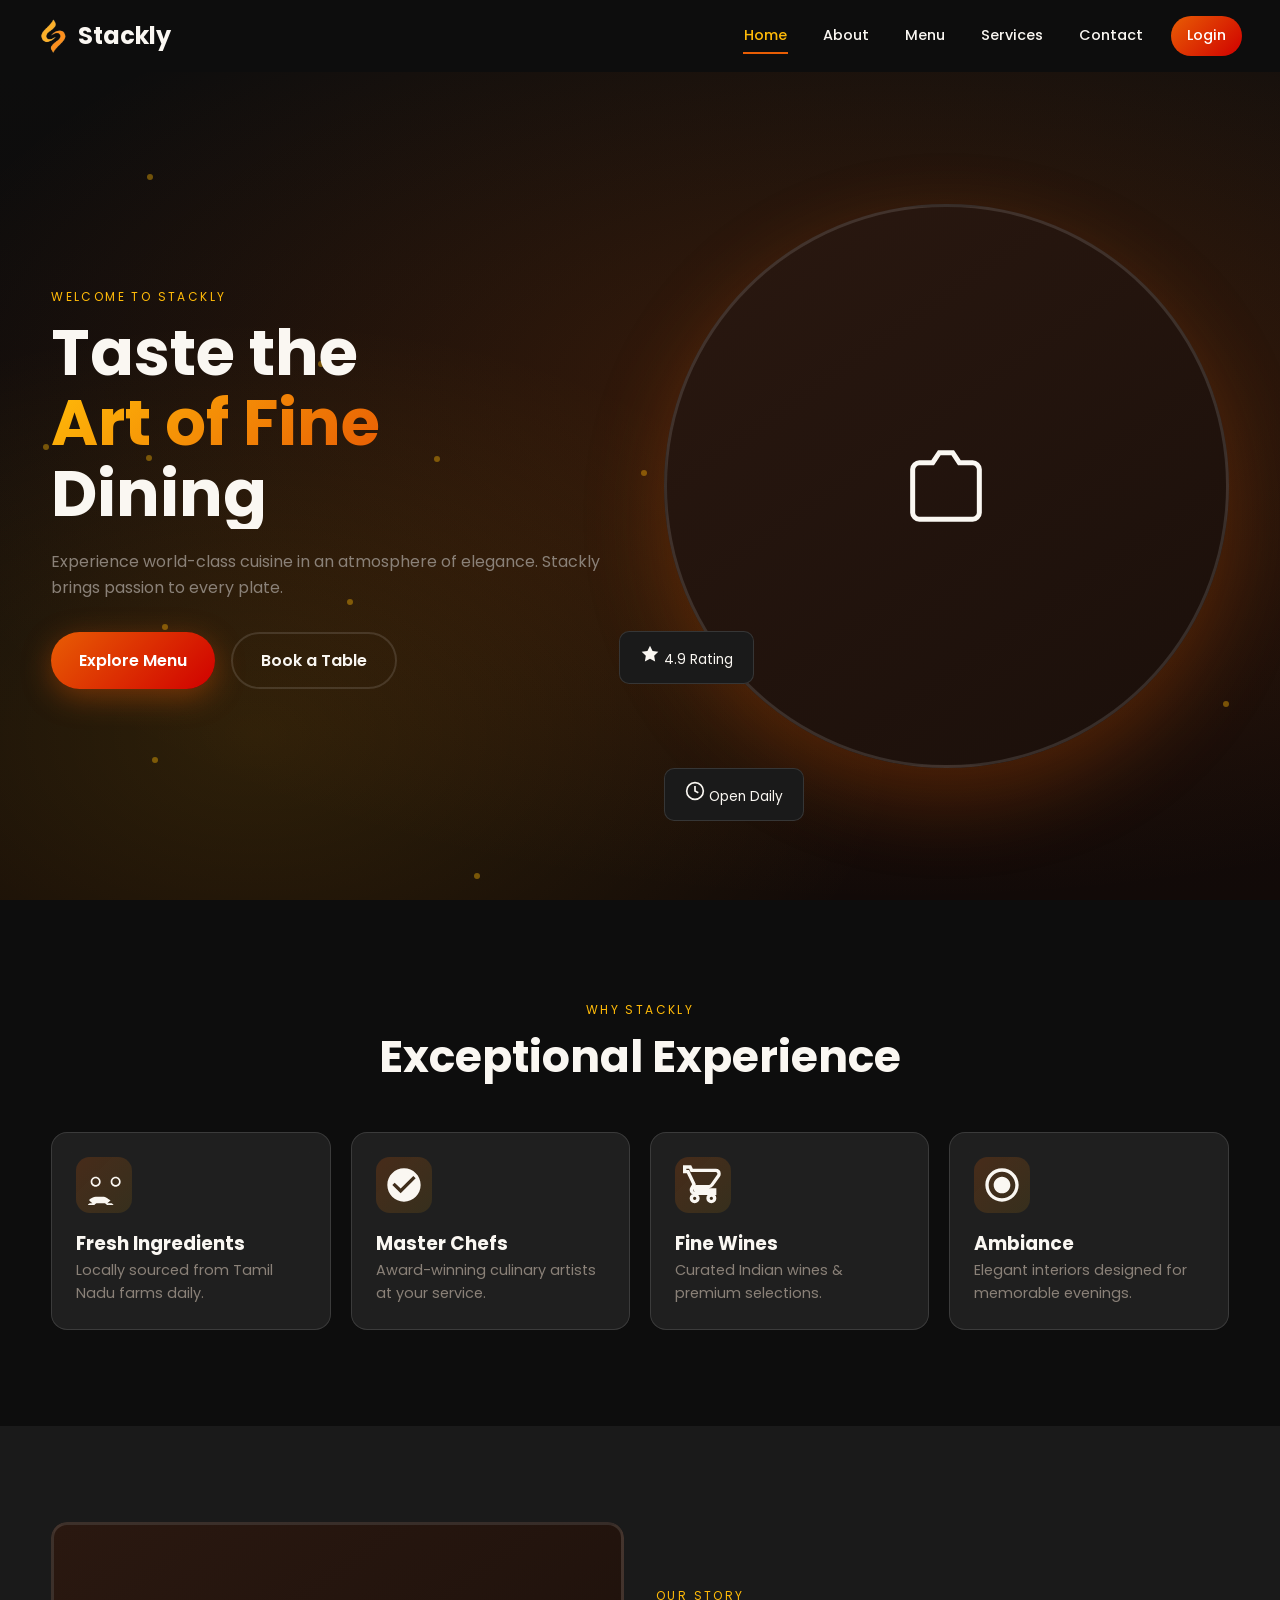
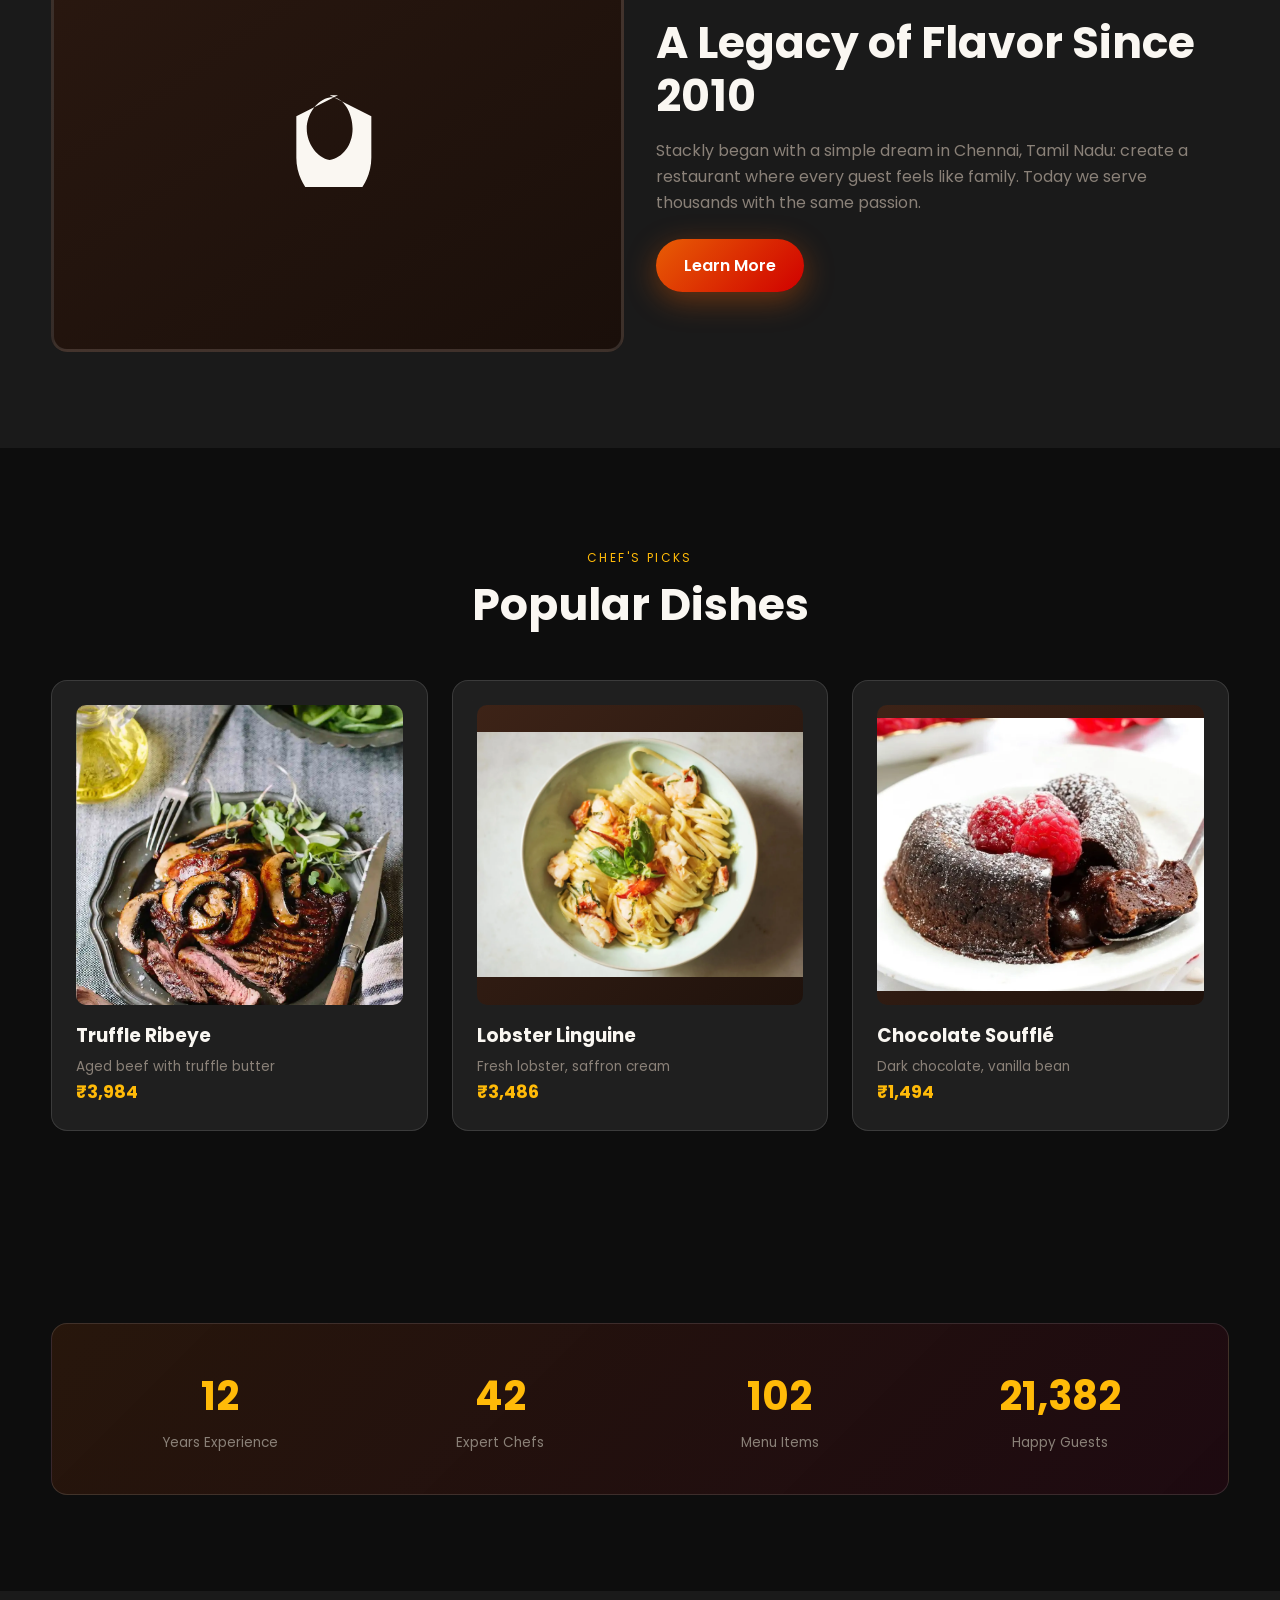
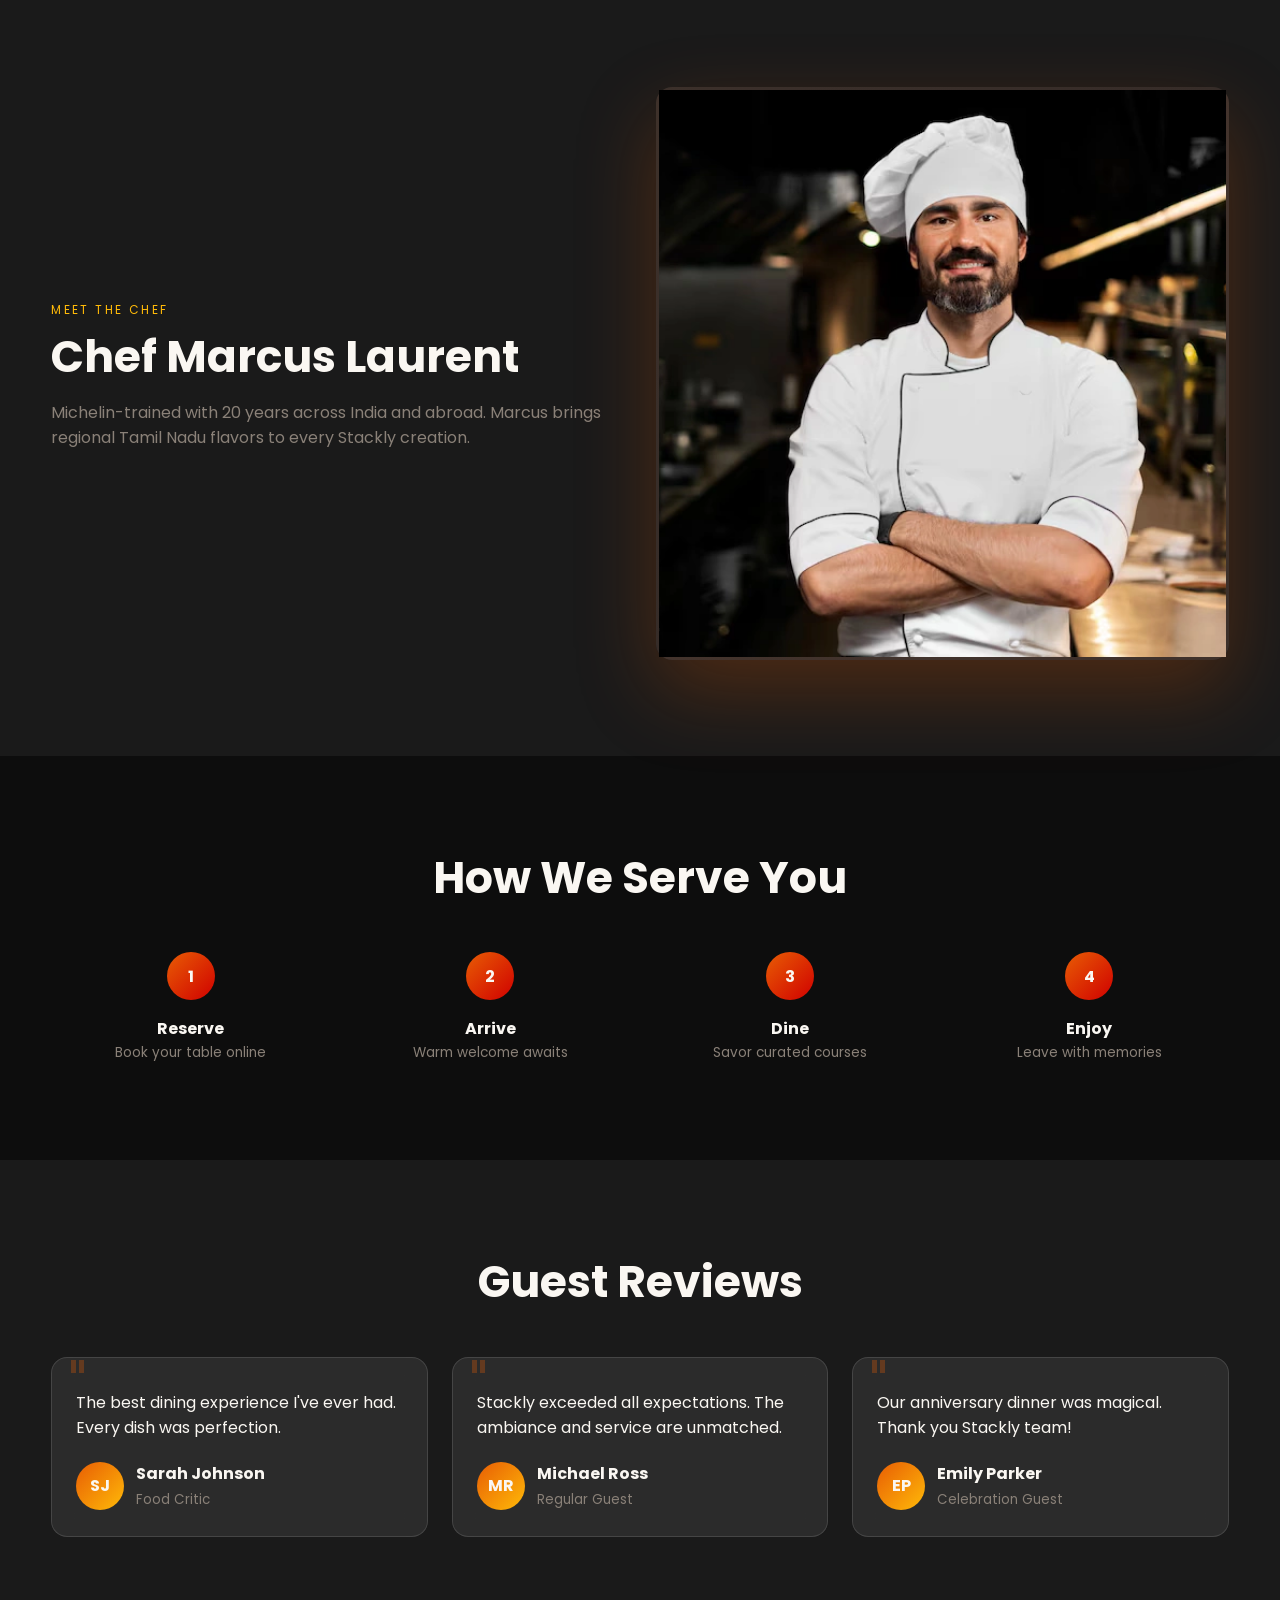
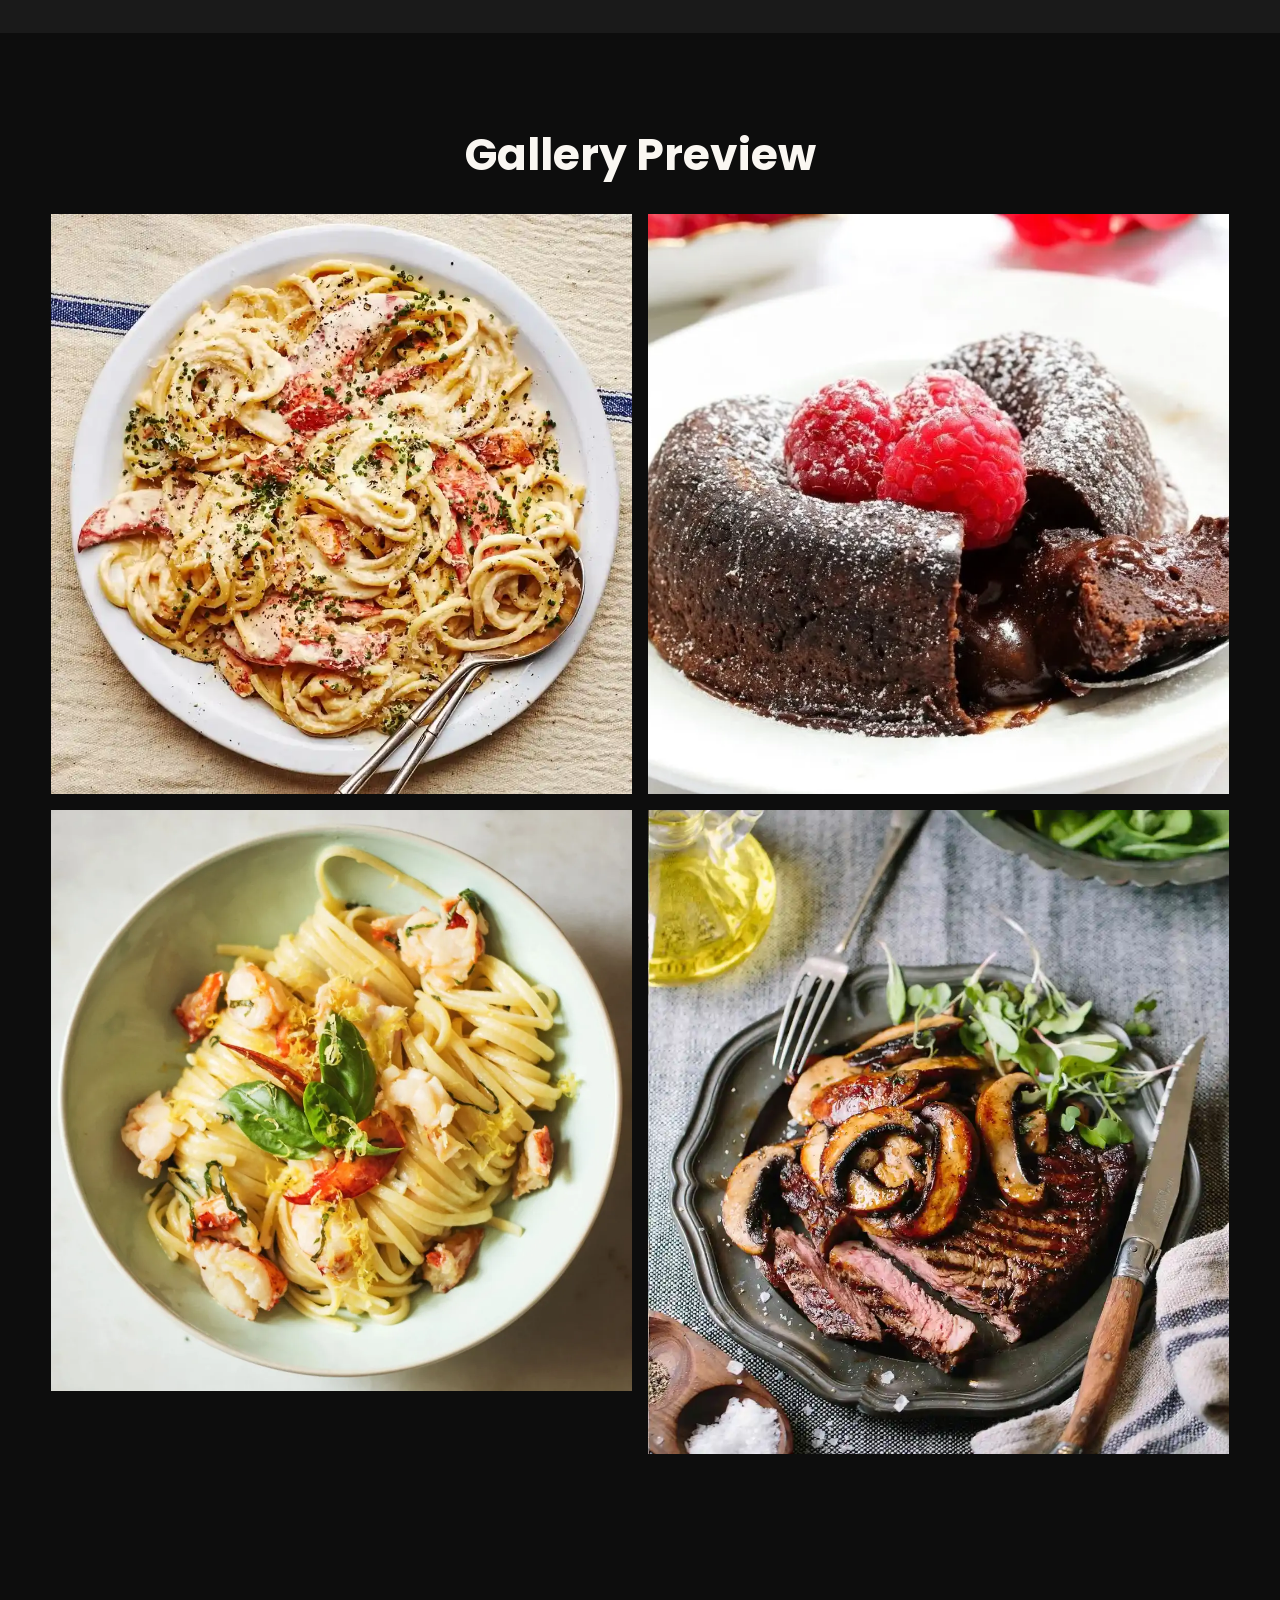
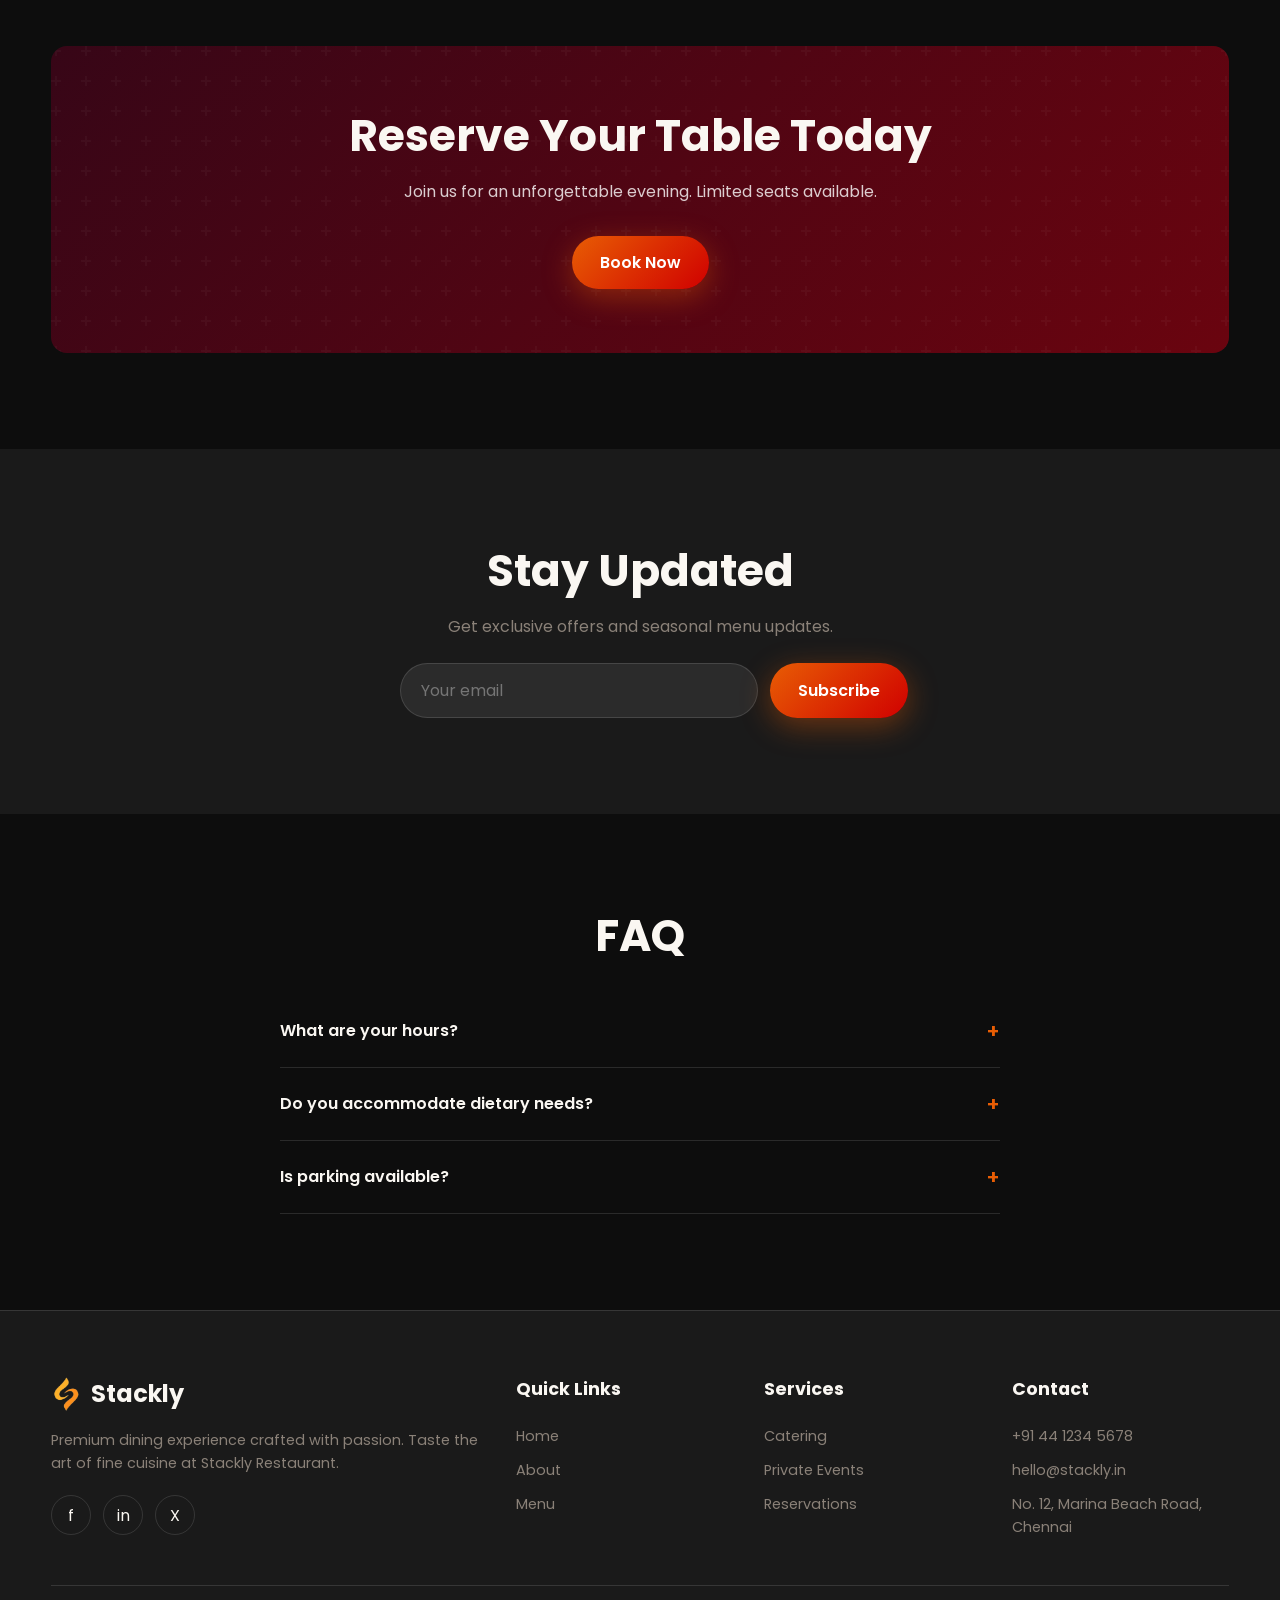
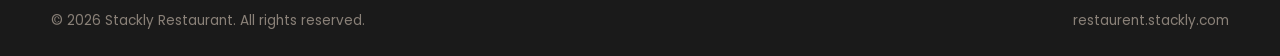
<file: index.html>
<!DOCTYPE html>
<html lang="en">
<head>
  <meta charset="UTF-8">
  <meta name="viewport" content="width=device-width, initial-scale=1.0">
  <title>Stackly Restaurant</title>
  <link rel="stylesheet" href="css/style.css">
</head>
<body>
  <div class="loader-screen" id="loader-screen">
 
    <div class="loader-ring"></div>
    <div class="loader-bar-wrap"><div class="loader-bar"></div></div>
    <p class="loader-tagline">Crafting unforgettable flavors...</p>
  </div>

  <header class="site-header" id="site-header"></header>

  <main>
  <section class="hero section" id="section-hero">
    <div class="hero-bg"></div>
    <div class="hero-particles"></div>
    <div class="container hero-content">
      <div class="reveal">
        <span class="section-label">Welcome to Stackly</span>
        <h1>
          <span class="line"><span>Taste the</span></span>
          <span class="line"><span class="text-gradient">Art of Fine</span></span>
          <span class="line"><span>Dining</span></span>
        </h1>
        <p class="section-desc">Experience world-class cuisine in an atmosphere of elegance. Stackly brings passion to every plate.</p>
        <div style="margin-top:2rem;display:flex;gap:1rem;flex-wrap:wrap">
          <a href="404.html" class="btn btn-primary magnetic-hover">Explore Menu</a>
          <a href="404.html" class="btn btn-outline">Book a Table</a>
        </div>
      </div>
      <div class="hero-visual">
        <div class="hero-plate"><svg width="80" height="80" viewBox="0 0 24 24" fill="none" stroke="currentColor" stroke-width="1.5"><path d="M10 2h4l2 3h4c1 0 2 1 2 2v13c0 1-1 2-2 2H4c-1 0-2-1-2-2V7c0-1 1-2 2-2h4l2-3z"/></svg></div>
        <div class="hero-badge"><svg width="20" height="20" viewBox="0 0 24 24" fill="currentColor"><path d="M12 2l3.09 6.26L22 9.27l-5 4.87 1.18 6.88L12 17.77l-6.18 3.25L7 14.14 2 9.27l6.91-1.01L12 2z"/></svg> 4.9 Rating</div>
        <div class="hero-badge"><svg width="20" height="20" viewBox="0 0 24 24" fill="none" stroke="currentColor" stroke-width="2"><circle cx="12" cy="12" r="10"/><polyline points="12 6 12 12 16 14"></polyline></svg> Open Daily</div>
      </div>
    </div>
  </section>

  <section class="section" id="section-features">
    <div class="container">
      <div class="reveal" style="text-align:center;margin-bottom:3rem">
        <span class="section-label">Why Stackly</span>
        <h2 class="section-title">Exceptional Experience</h2>
      </div>
      <div class="grid-4 stagger-children">
        <div class="card"><div class="feature-icon"><svg width="40" height="40" viewBox="0 0 24 24" fill="currentColor"><path d="M7 13c1.65 0 3-1.35 3-3S8.65 7 7 7s-3 1.35-3 3 1.35 3 3 3zm0-5c1.1 0 2 .9 2 2s-.9 2-2 2-2-.9-2-2 .9-2 2-2zm12 5c1.65 0 3-1.35 3-3s-1.35-3-3-3-3 1.35-3 3 1.35 3 3 3zm0-5c1.1 0 2 .9 2 2s-.9 2-2 2-2-.9-2-2 .9-2 2-2zM7 19c-1.1 0-3.05.84-4 2.02.57.81 1.25 1.48 2.05 2H4c-1.1 0-2 .9-2 2v1h4v-1c0-1.1.9-2 2-2h4c1.1 0 2 .9 2 2v1h4v-1c0-1.1-.9-2-2-2h-2.05c.8-.52 1.48-1.19 2.05-2-1-.18-2.9-2.02-4-2.02h-4z"/></svg></div><h3>Fresh Ingredients</h3><p style="color:var(--muted);font-size:0.9rem">Locally sourced from Tamil Nadu farms daily.</p></div>
        <div class="card"><div class="feature-icon"><svg width="40" height="40" viewBox="0 0 24 24" fill="currentColor"><path d="M12 2C6.48 2 2 6.48 2 12s4.48 10 10 10 10-4.48 10-10S17.52 2 12 2m-2 15l-5-5 1.41-1.41L10 14.17l7.59-7.59L19 8l-9 9z"/></svg></div><h3>Master Chefs</h3><p style="color:var(--muted);font-size:0.9rem">Award-winning culinary artists at your service.</p></div>
        <div class="card"><div class="feature-icon"><svg width="40" height="40" viewBox="0 0 24 24" fill="none" stroke="currentColor" stroke-width="2"><path d="M7 18c-1.1 0-1.99.9-1.99 2S5.9 22 7 22s2-.9 2-2-1-2-2-2zM1 2v2h2l3.6 7.59-1.35 2.45c-.15.26-.24.57-.24.9 0 1.1.9 2 2 2h12v-2H7.42c-.14 0-.25-.11-.25-.25l.03-.12.9-1.63h7.45c.75 0 1.41-.41 1.84-1.01l3.9-5.5c.23-.32.36-.75.36-1.24 0-1.1-.9-2-2-2H5.21l-.94-2H1zm16 16c-1.1 0-1.99.9-1.99 2s.89 2 1.99 2 2-.9 2-2-.9-2-2-2z"/></svg></div><h3>Fine Wines</h3><p style="color:var(--muted);font-size:0.9rem">Curated Indian wines & premium selections.</p></div>
        <div class="card"><div class="feature-icon"><svg width="40" height="40" viewBox="0 0 24 24" fill="currentColor"><path d="M12 2C6.48 2 2 6.48 2 12s4.48 10 10 10 10-4.48 10-10S17.52 2 12 2m0 18c-4.41 0-8-3.59-8-8s3.59-8 8-8 8 3.59 8 8-3.59 8-8 8m0-13c-2.76 0-5 2.24-5 5s2.24 5 5 5 5-2.24 5-5-2.24-5-5-5z"/></svg></div><h3>Ambiance</h3><p style="color:var(--muted);font-size:0.9rem">Elegant interiors designed for memorable evenings.</p></div>
      </div>
    </div>
  </section>

  <section class="section alt-bg" id="section-about">
    <div class="container grid-2" style="align-items:center">
      <div class="reveal-left img-zoom-wrap"><div class="hero-plate" style="border-radius:var(--radius);aspect-ratio:4/3;font-size:5rem"><svg width="100" height="100" viewBox="0 0 24 24" fill="currentColor"><path d="M12 2L2 7v10c0 5.55 3.84 10.74 9 12 5.16-1.26 9-6.45 9-12V7l-10-5m0 15.5c-3.03-.5-5.5-4-5.5-7.5s2.47-7 5.5-7.5 5.5 3.5 5.5 7.5-2.47 7-5.5 7.5z"/></svg></div></div>
      <div class="reveal-right">
        <span class="section-label">Our Story</span>
        <h2 class="section-title">A Legacy of Flavor Since 2010</h2>
        <p class="section-desc">Stackly began with a simple dream in Chennai, Tamil Nadu: create a restaurant where every guest feels like family. Today we serve thousands with the same passion.</p>
        <a href="404.html" class="btn btn-primary" style="margin-top:1.5rem">Learn More</a>
      </div>
    </div>
  </section>

  <section class="section" id="section-dishes">
    <div class="container">
      <div class="reveal" style="text-align:center;margin-bottom:3rem">
        <span class="section-label">Chef's Picks</span>
        <h2 class="section-title">Popular Dishes</h2>
      </div>
      <div class="grid-3 stagger-children">
        <article class="card dish-card"><div class="dish-img"><img src="images/truffle-mushroom-steak-1.webp" alt="Truffle Ribeye"></div><h3>Truffle Ribeye</h3><p style="color:var(--muted);font-size:0.85rem">Aged beef with truffle butter</p><span class="price">₹3,984</span></article>
        <article class="card dish-card"><div class="dish-img"><img src="images/LinguineWithLobster_final.webp" alt="Lobster Linguine"></div><h3>Lobster Linguine</h3><p style="color:var(--muted);font-size:0.85rem">Fresh lobster, saffron cream</p><span class="price">₹3,486</span></article>
        <article class="card dish-card"><div class="dish-img"><img src="images/Chocolate-souffle-SM.webp" alt="Chocolate Soufflé"></div><h3>Chocolate Soufflé</h3><p style="color:var(--muted);font-size:0.85rem">Dark chocolate, vanilla bean</p><span class="price">₹1,494</span></article>
      </div>
    </div>
  </section>

  <section class="section" id="section-stats">
    <div class="container reveal">
      <div class="stats-bar">
        <div class="stat-item"><div class="counter-value" data-count="15">0</div><p>Years Experience</p></div>
        <div class="stat-item"><div class="counter-value" data-count="50">0</div><p>Expert Chefs</p></div>
        <div class="stat-item"><div class="counter-value" data-count="120">0</div><p>Menu Items</p></div>
        <div class="stat-item"><div class="counter-value" data-count="25000">0</div><p>Happy Guests</p></div>
      </div>
    </div>
  </section>

  <section class="section alt-bg" id="section-chef">
    <div class="container grid-2" style="align-items:center">
      <div class="reveal-left">
        <span class="section-label">Meet the Chef</span>
        <h2 class="section-title">Chef Marcus Laurent</h2>
        <p class="section-desc">Michelin-trained with 20 years across India and abroad. Marcus brings regional Tamil Nadu flavors to every Stackly creation.</p>
      </div>
      <div class="reveal-right animate-float"><div class="hero-plate" style="font-size:5rem;border-radius:var(--radius)"><img src="images/chef.webp"></div></div>
    </div>
  </section>

  <section class="section" id="section-process">
    <div class="container">
      <div class="reveal" style="text-align:center;margin-bottom:3rem"><h2 class="section-title">How We Serve You</h2></div>
      <div class="grid-4 stagger-children">
        <div class="process-step"><div class="step-num">1</div><h4>Reserve</h4><p style="color:var(--muted);font-size:0.85rem">Book your table online</p></div>
        <div class="process-step"><div class="step-num">2</div><h4>Arrive</h4><p style="color:var(--muted);font-size:0.85rem">Warm welcome awaits</p></div>
        <div class="process-step"><div class="step-num">3</div><h4>Dine</h4><p style="color:var(--muted);font-size:0.85rem">Savor curated courses</p></div>
        <div class="process-step"><div class="step-num">4</div><h4>Enjoy</h4><p style="color:var(--muted);font-size:0.85rem">Leave with memories</p></div>
      </div>
    </div>
  </section>

  <section class="section alt-bg" id="section-testimonials">
    <div class="container">
      <div class="reveal" style="text-align:center;margin-bottom:3rem"><h2 class="section-title">Guest Reviews</h2></div>
      <div class="grid-3 stagger-children">
        <div class="card testimonial-card"><span class="quote-mark">"</span><p>The best dining experience I've ever had. Every dish was perfection.</p><div class="testimonial-author"><div class="avatar">SJ</div><div><strong>Sarah Johnson</strong><br><small style="color:var(--muted)">Food Critic</small></div></div></div>
        <div class="card testimonial-card"><span class="quote-mark">"</span><p>Stackly exceeded all expectations. The ambiance and service are unmatched.</p><div class="testimonial-author"><div class="avatar">MR</div><div><strong>Michael Ross</strong><br><small style="color:var(--muted)">Regular Guest</small></div></div></div>
        <div class="card testimonial-card"><span class="quote-mark">"</span><p>Our anniversary dinner was magical. Thank you Stackly team!</p><div class="testimonial-author"><div class="avatar">EP</div><div><strong>Emily Parker</strong><br><small style="color:var(--muted)">Celebration Guest</small></div></div></div>
      </div>
    </div>
  </section>

  <section class="section" id="section-gallery">
    <div class="container">
      <div class="reveal" style="text-align:center;margin-bottom:2rem"><h2 class="section-title">Gallery Preview</h2></div>
      <div class="gallery-grid reveal">
        <div class="gallery-item large"><img src="images/Amiel-Lobster-Pasta-Lede-1.webp"></div>
        <div class="gallery-item large"><img src="images/Chocolate-souffle-SM.webp"></div>
        <div class="gallery-item large"><img src="images/LinguineWithLobster_final.webp"></div>
        <div class="gallery-item large"><img src="images/truffle-mushroom-steak-1.webp"></div>
      </div>
    </div>
  </section>

  <section class="section" id="section-cta">
    <div class="container reveal">
      <div class="cta-banner">
        <h2 class="section-title">Reserve Your Table Today</h2>
        <p style="color:rgba(255,255,255,0.8);margin:1rem 0 2rem">Join us for an unforgettable evening. Limited seats available.</p>
        <a href="404.html" class="btn btn-primary">Book Now</a>
      </div>
    </div>
  </section>

  <section class="section alt-bg" id="section-newsletter">
    <div class="container reveal" style="text-align:center">
      <h2 class="section-title">Stay Updated</h2>
      <p class="section-desc" style="margin:0 auto 1.5rem">Get exclusive offers and seasonal menu updates.</p>
      <form class="newsletter-form" data-ajax style="margin:0 auto">
        <input type="email" placeholder="Your email" required>
        <button type="submit" class="btn btn-primary">Subscribe</button>
      </form>
    </div>
  </section>

  <section class="section" id="section-faq">
    <div class="container reveal" style="max-width:720px;margin-inline:auto">
      <h2 class="section-title" style="text-align:center;margin-bottom:2rem">FAQ</h2>
      <div class="faq-item"><button class="faq-question">What are your hours? <span class="icon">+</span></button><div class="faq-answer"><p>We're open Mon-Sun, 11 AM to 11 PM. Kitchen closes at 10:30 PM.</p></div></div>
      <div class="faq-item"><button class="faq-question">Do you accommodate dietary needs? <span class="icon">+</span></button><div class="faq-answer"><p>Yes! We offer vegan, gluten-free, and allergy-friendly options.</p></div></div>
      <div class="faq-item"><button class="faq-question">Is parking available? <span class="icon">+</span></button><div class="faq-answer"><p>Complimentary valet parking for all dinner reservations.</p></div></div>
    </div>
  </section>
  </main>

  <footer class="site-footer" id="site-footer"></footer>
  <script src="js/components.js"></script>
  <script src="js/loader.js"></script>
  <script src="js/main.js"></script>
</body>
</html>
</file>
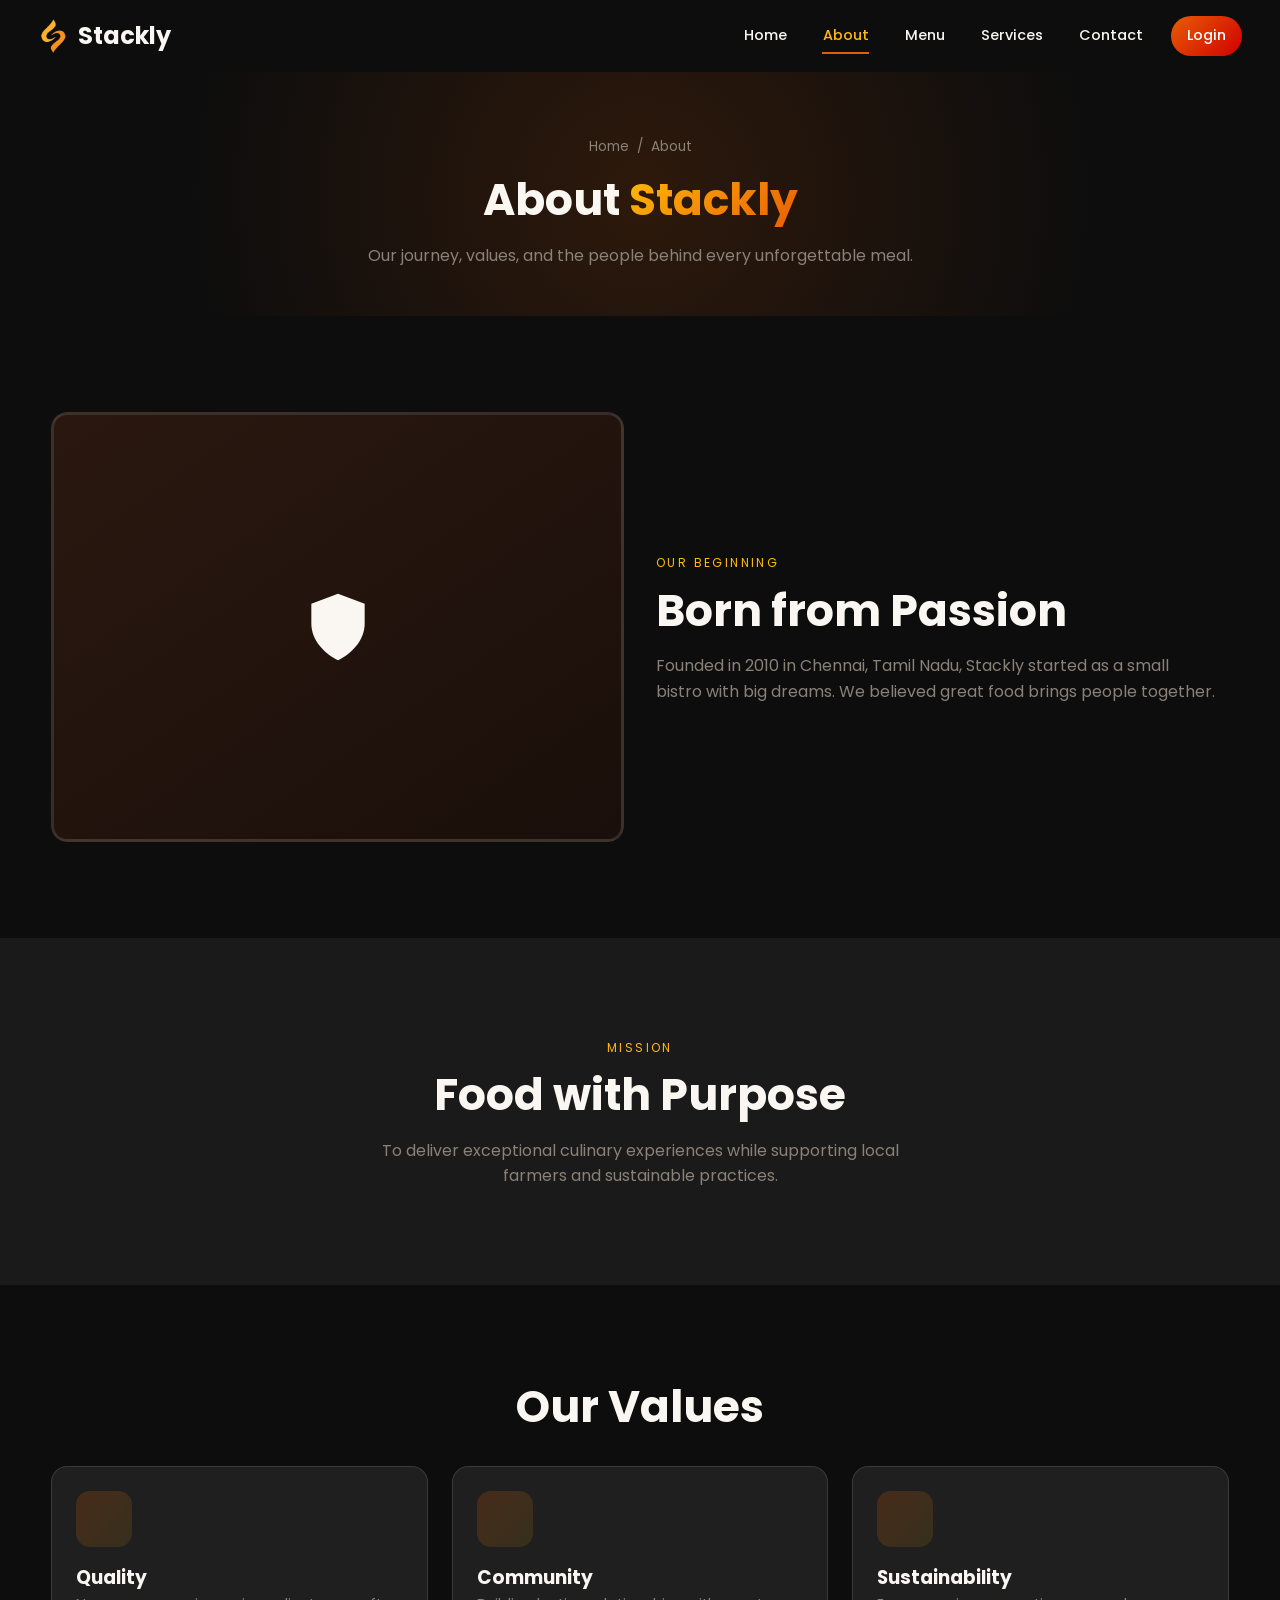
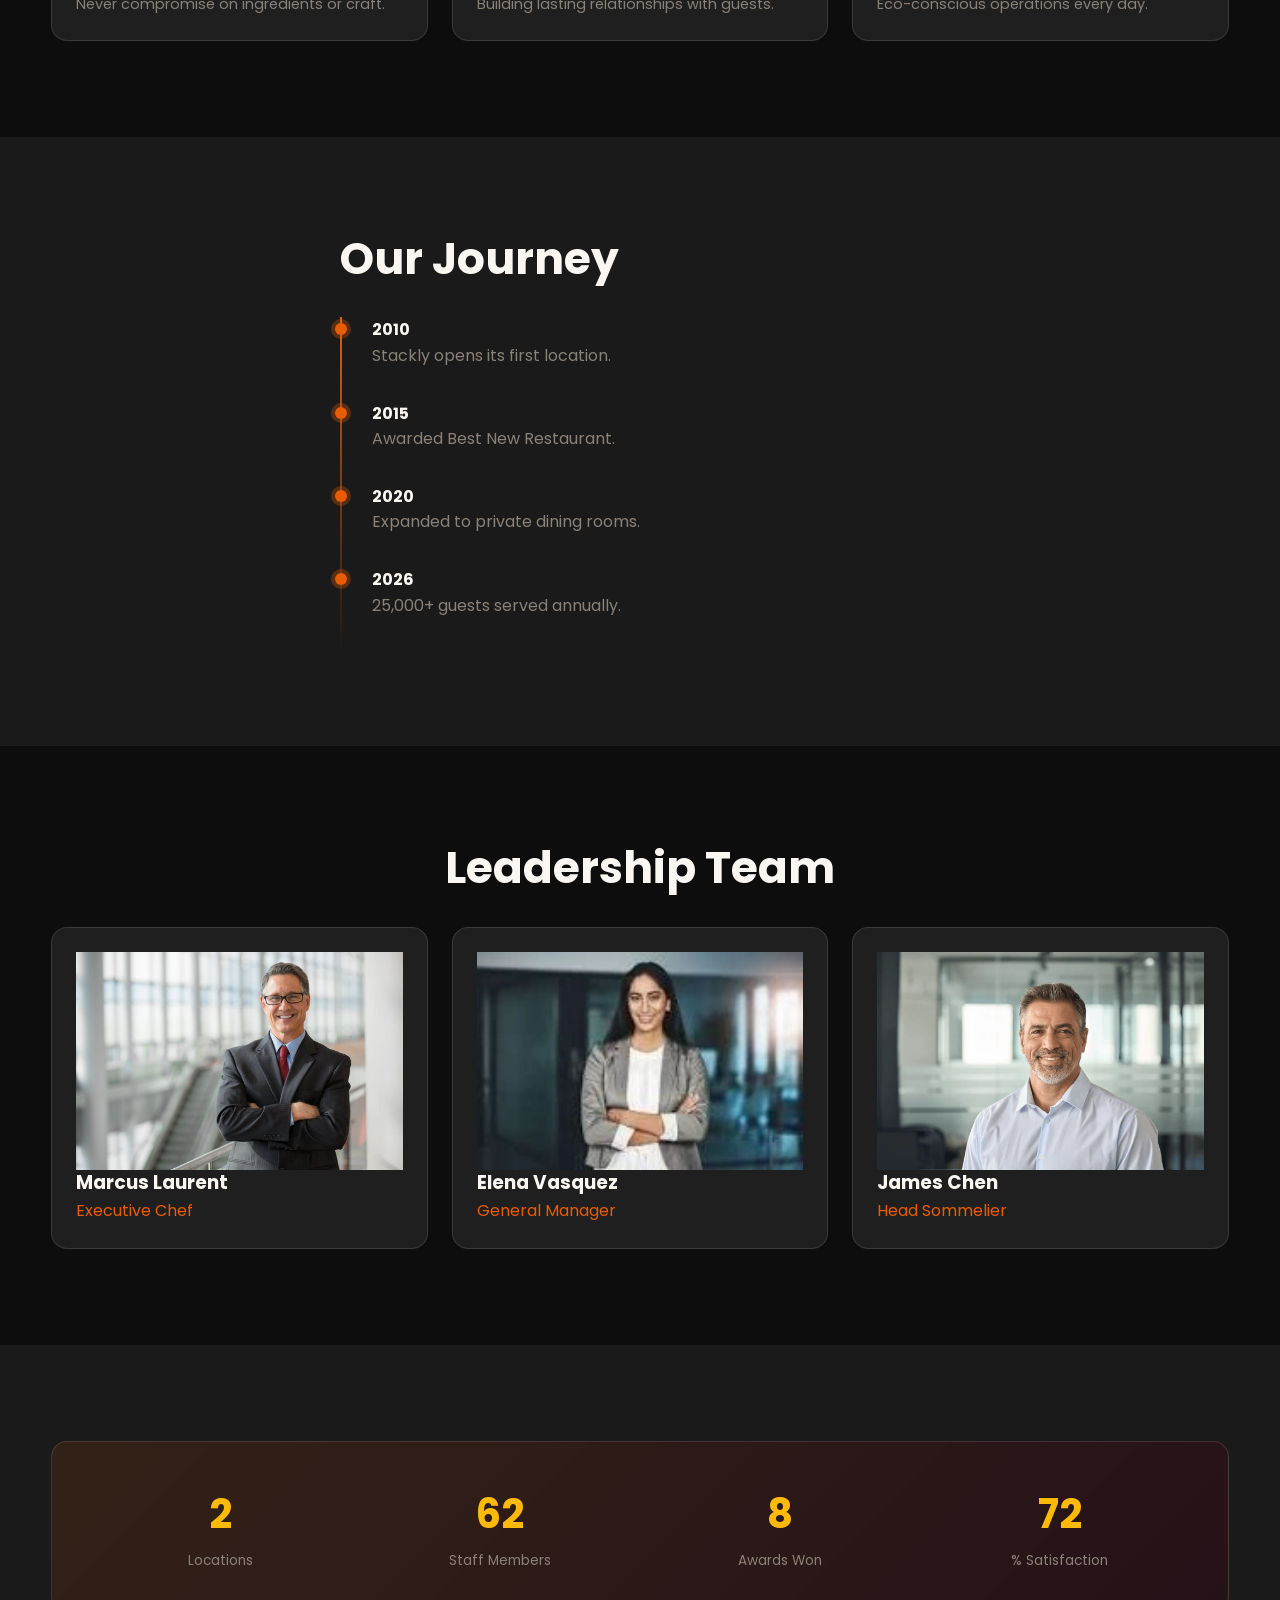
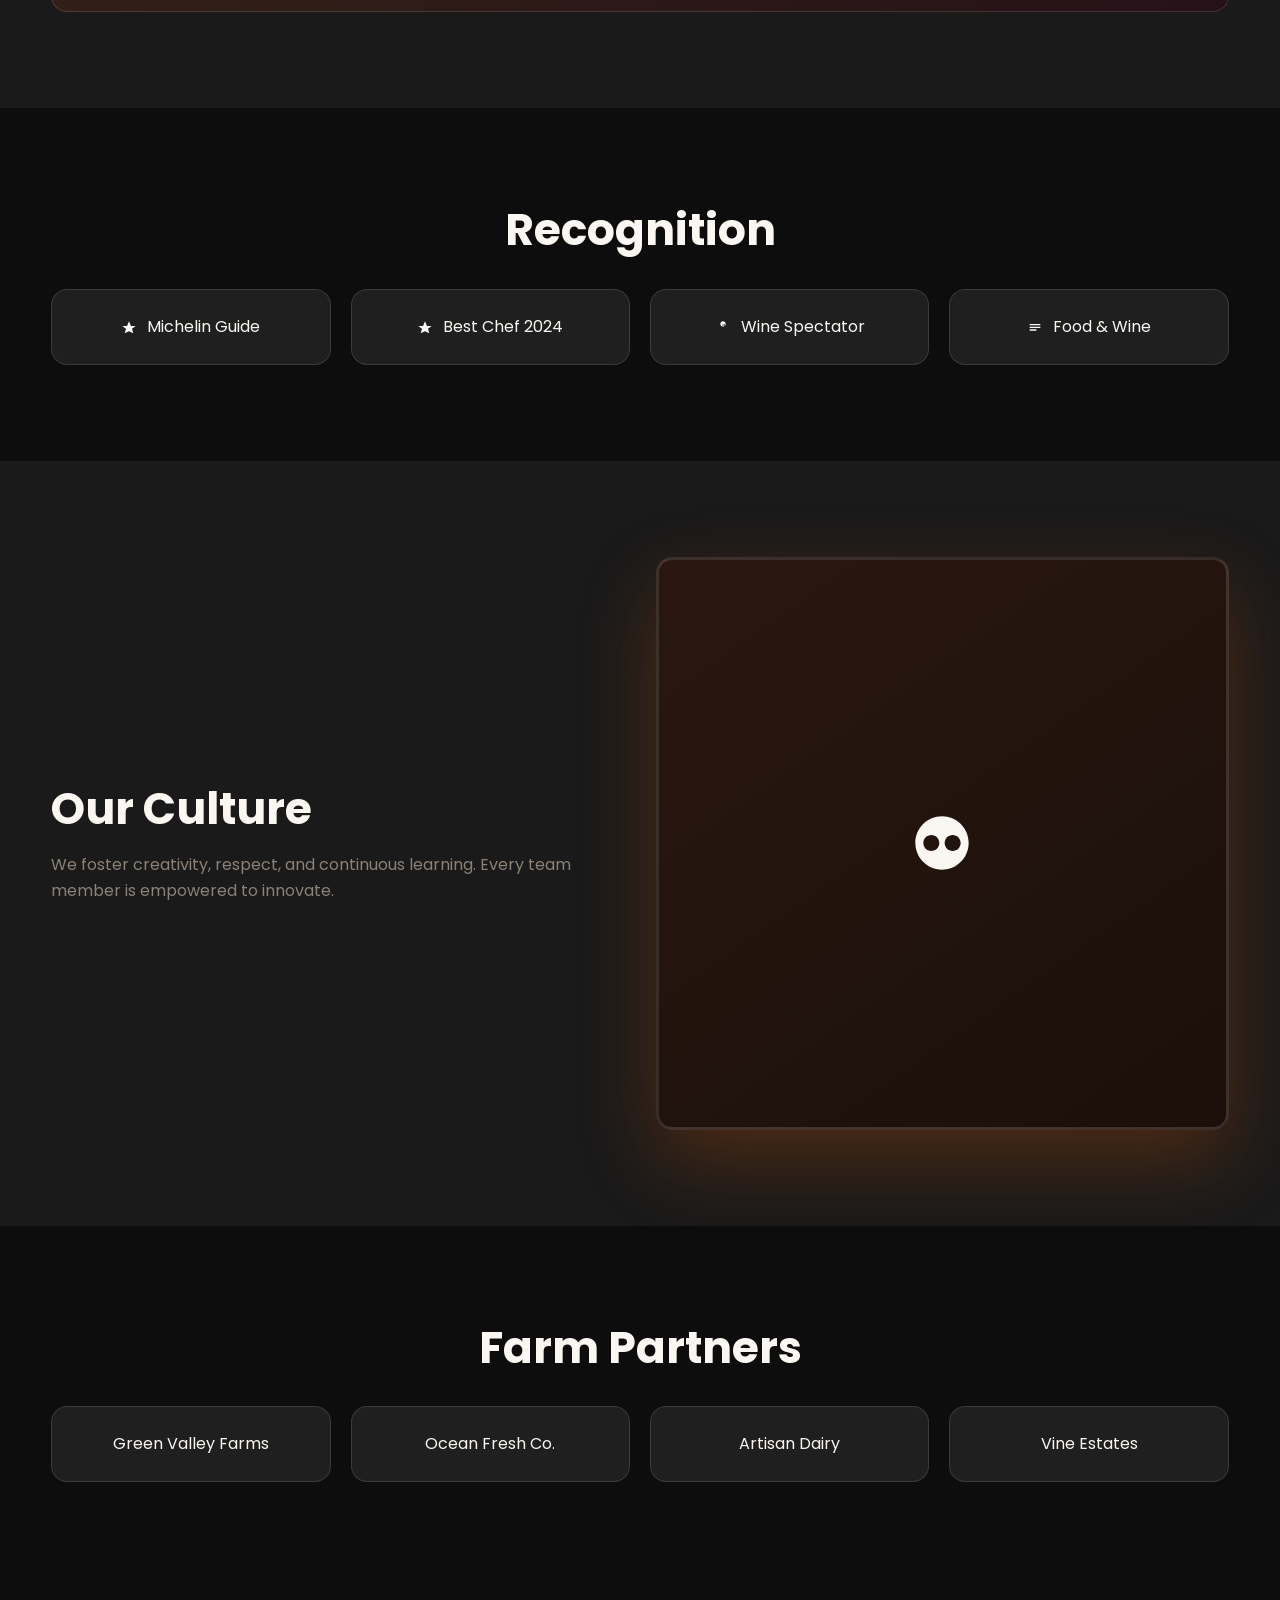
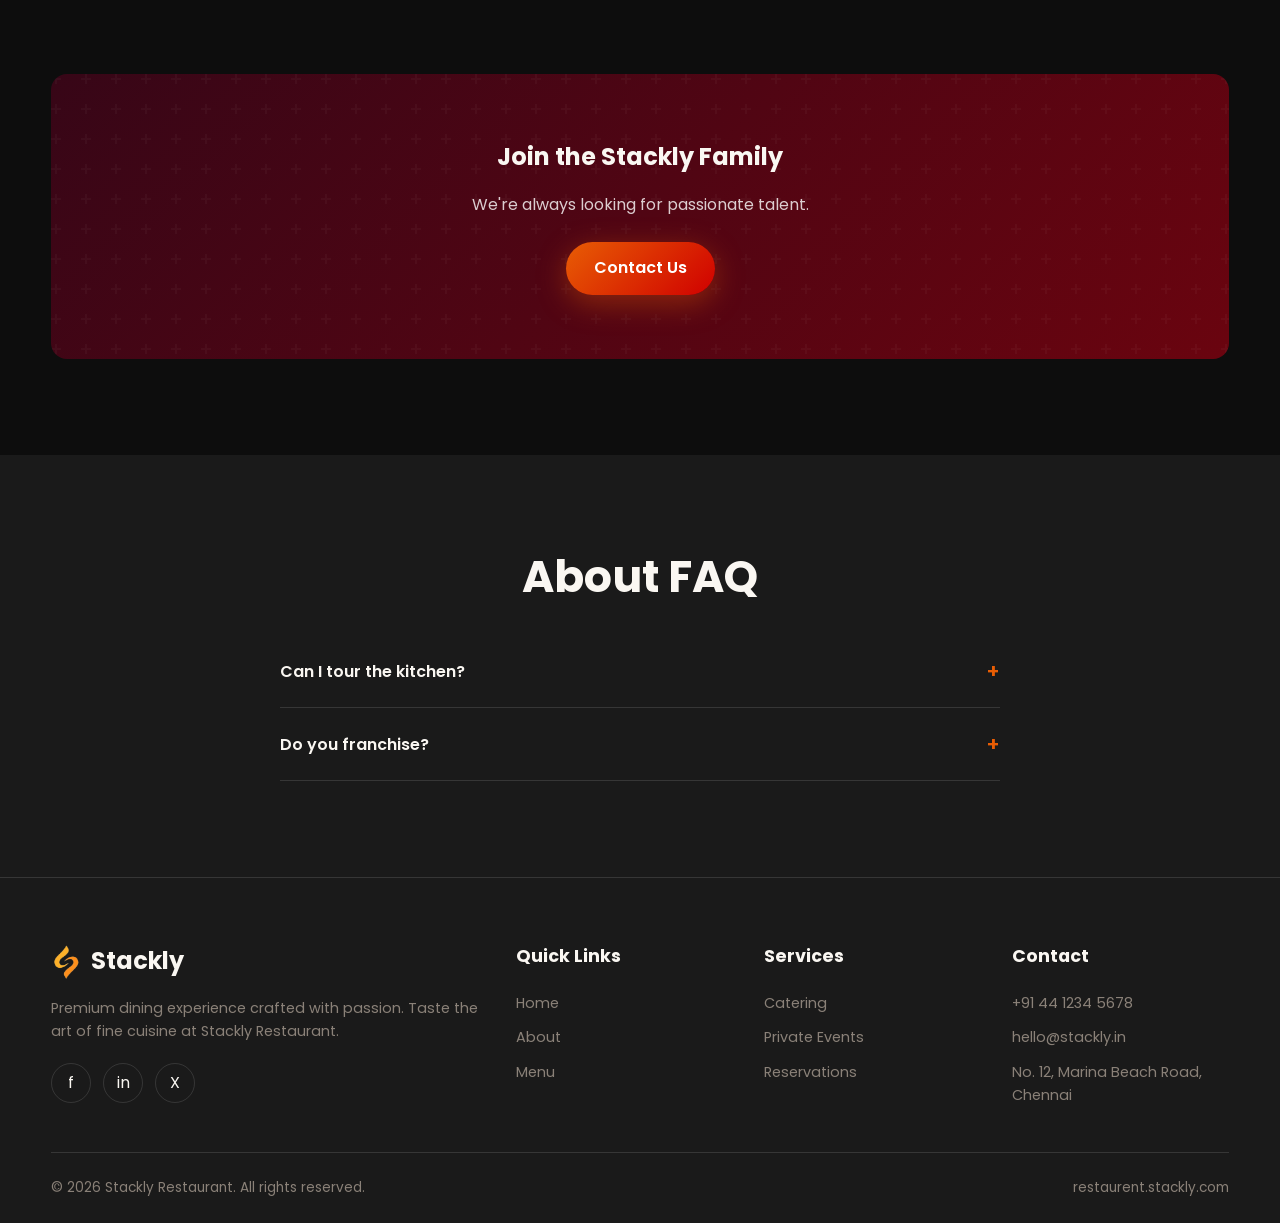
<file: about.html>
<!DOCTYPE html>
<html lang="en">
<head>
  <meta charset="UTF-8">
  <meta name="viewport" content="width=device-width, initial-scale=1.0">
  <title>Stackly Restaurant</title>
  <link rel="stylesheet" href="css/style.css">
</head>
<body>
  <header class="site-header" id="site-header"></header>
  <main>
    <section class="page-hero section" id="section-hero">
      <div class="container reveal">
        <nav class="breadcrumb"><a href="index.html">Home</a> / <span>About</span></nav>
        <h1 class="section-title">About <span class="text-gradient">Stackly</span></h1>
        <p class="section-desc" style="margin:0 auto">Our journey, values, and the people behind every unforgettable meal.</p>
      </div>
    </section>
    <section class="section" id="section-story"><div class="container grid-2 reveal" style="align-items:center"><div class="img-zoom-wrap"><div class="hero-plate" style="border-radius:var(--radius);aspect-ratio:4/3;font-size:4rem"><svg width="80" height="80" viewBox="0 0 24 24" fill="currentColor"><path d="M12 2L4 5v6c0 5 4 9 8 11 4-2 8-6 8-11V5l-8-3z"/></svg></div></div><div><span class="section-label">Our Beginning</span><h2 class="section-title">Born from Passion</h2><p class="section-desc">Founded in 2010 in Chennai, Tamil Nadu, Stackly started as a small bistro with big dreams. We believed great food brings people together.</p></div></div></section>
    <section class="section alt-bg" id="section-mission"><div class="container reveal" style="text-align:center"><span class="section-label">Mission</span><h2 class="section-title">Food with Purpose</h2><p class="section-desc" style="margin:1rem auto 0">To deliver exceptional culinary experiences while supporting local farmers and sustainable practices.</p></div></section>
    <section class="section" id="section-values"><div class="container"><h2 class="section-title reveal" style="text-align:center;margin-bottom:2rem">Our Values</h2><div class="grid-3 stagger-children"><div class="card"><div class="feature-icon"></div><h3>Quality</h3><p style="color:var(--muted);font-size:0.9rem">Never compromise on ingredients or craft.</p></div><div class="card"><div class="feature-icon"></div><h3>Community</h3><p style="color:var(--muted);font-size:0.9rem">Building lasting relationships with guests.</p></div><div class="card"><div class="feature-icon"></div><h3>Sustainability</h3><p style="color:var(--muted);font-size:0.9rem">Eco-conscious operations every day.</p></div></div></div></section>
    <section class="section alt-bg" id="section-timeline"><div class="container reveal" style="max-width:600px"><h2 class="section-title" style="margin-bottom:2rem">Our Journey</h2><div class="timeline"><div class="timeline-item"><h4>2010</h4><p style="color:var(--muted)">Stackly opens its first location.</p></div><div class="timeline-item"><h4>2015</h4><p style="color:var(--muted)">Awarded Best New Restaurant.</p></div><div class="timeline-item"><h4>2020</h4><p style="color:var(--muted)">Expanded to private dining rooms.</p></div><div class="timeline-item"><h4>2026</h4><p style="color:var(--muted)">25,000+ guests served annually.</p></div></div></div></section>
    <section class="section" id="section-team"><div class="container"><h2 class="section-title reveal" style="text-align:center;margin-bottom:2rem">Leadership Team</h2><div class="grid-3 stagger-children"><div class="card team-card"><div class="team-img"><img src="images/1.webp" alt="Marcus Laurent"></div><h3>Marcus Laurent</h3><p style="color:var(--primary)">Executive Chef</p></div><div class="card team-card"><div class="team-img"><img src="images/2.webp" alt="Elena Vasquez"></div><h3>Elena Vasquez</h3><p style="color:var(--primary)">General Manager</p></div><div class="card team-card"><div class="team-img"><img src="images/3.webp" alt="James Chen"></div><h3>James Chen</h3><p style="color:var(--primary)">Head Sommelier</p></div></div></div></section>
    <section class="section alt-bg" id="section-stats"><div class="container reveal"><div class="stats-bar"><div class="stat-item"><div class="counter-value" data-count="3">0</div><p>Locations</p></div><div class="stat-item"><div class="counter-value" data-count="85">0</div><p>Staff Members</p></div><div class="stat-item"><div class="counter-value" data-count="12">0</div><p>Awards Won</p></div><div class="stat-item"><div class="counter-value" data-count="98">0</div><p>% Satisfaction</p></div></div></div></section>
    <section class="section" id="section-awards"><div class="container reveal" style="text-align:center"><h2 class="section-title">Recognition</h2><div class="grid-4 stagger-children" style="margin-top:2rem"><div class="card"><svg width="16" height="16" viewBox="0 0 24 24" fill="currentColor" style="vertical-align:middle;margin-right:6px"><path d="M12 2l3 7h7l-5.5 4 2 7L12 17l-6.5 3 2-7L2 9h7z"/></svg> Michelin Guide</div><div class="card"><svg width="16" height="16" viewBox="0 0 24 24" fill="currentColor" style="vertical-align:middle;margin-right:6px"><path d="M12 2l3 7h7l-5.5 4 2 7L12 17l-6.5 3 2-7L2 9h7z"/></svg> Best Chef 2024</div><div class="card"><svg width="16" height="16" viewBox="0 0 24 24" fill="currentColor" style="vertical-align:middle;margin-right:6px"><path d="M12 2c-2.21 0-4 1.79-4 4 0 2.05 1.53 3.76 3.56 3.97V6h1v4h1V6h1v3.97C14.47 9.76 16 8.05 16 6c0-2.21-1.79-4-4-4z"/></svg> Wine Spectator</div><div class="card"><svg width="16" height="16" viewBox="0 0 24 24" fill="currentColor" style="vertical-align:middle;margin-right:6px"><path d="M4 6h16v2H4zM4 10h16v2H4zM4 14h10v2H4z"/></svg> Food & Wine</div></div></div></section>
    <section class="section alt-bg" id="section-culture"><div class="container grid-2 reveal" style="align-items:center"><div><h2 class="section-title">Our Culture</h2><p class="section-desc">We foster creativity, respect, and continuous learning. Every team member is empowered to innovate.</p></div><div class="hero-plate" style="font-size:4rem;border-radius:var(--radius)"><svg width="64" height="64" viewBox="0 0 24 24" fill="currentColor"><path d="M12 2C6.48 2 2 6.48 2 12s4.48 10 10 10 10-4.48 10-10S17.52 2 12 2zM8 9c1.66 0 3 1.34 3 3s-1.34 3-3 3-3-1.34-3-3 1.34-3 3-3zm8 6c-1.66 0-3-1.34-3-3s1.34-3 3-3 3 1.34 3 3-1.34 3-3 3z"/></svg></div></div></section>
    <section class="section" id="section-partners"><div class="container reveal"><h2 class="section-title" style="text-align:center;margin-bottom:2rem">Farm Partners</h2><div class="grid-4 stagger-children"><div class="card" style="text-align:center"> Green Valley Farms</div><div class="card" style="text-align:center"> Ocean Fresh Co.</div><div class="card" style="text-align:center"> Artisan Dairy</div><div class="card" style="text-align:center"> Vine Estates</div></div></div></section>
    <section class="section" id="section-cta"><div class="container reveal"><div class="cta-banner"><h2>Join the Stackly Family</h2><p style="margin:1rem 0 1.5rem;color:rgba(255,255,255,0.8)">We're always looking for passionate talent.</p><a href="contact.html" class="btn btn-primary">Contact Us</a></div></div></section>
    <section class="section alt-bg" id="section-faq"><div class="container reveal" style="max-width:720px;margin-inline:auto"><h2 class="section-title" style="text-align:center;margin-bottom:2rem">About FAQ</h2><div class="faq-item"><button class="faq-question">Can I tour the kitchen? <span class="icon">+</span></button><div class="faq-answer"><p>Yes, we offer monthly kitchen tours for groups of 6+.</p></div></div><div class="faq-item"><button class="faq-question">Do you franchise? <span class="icon">+</span></button><div class="faq-answer"><p>Currently Stackly remains family-owned with no franchises.</p></div></div></div></section>
  </main>
  <footer class="site-footer" id="site-footer"></footer>
  <script src="js/components.js"></script>
  <script src="js/main.js"></script>
</body>
</html>
</file>
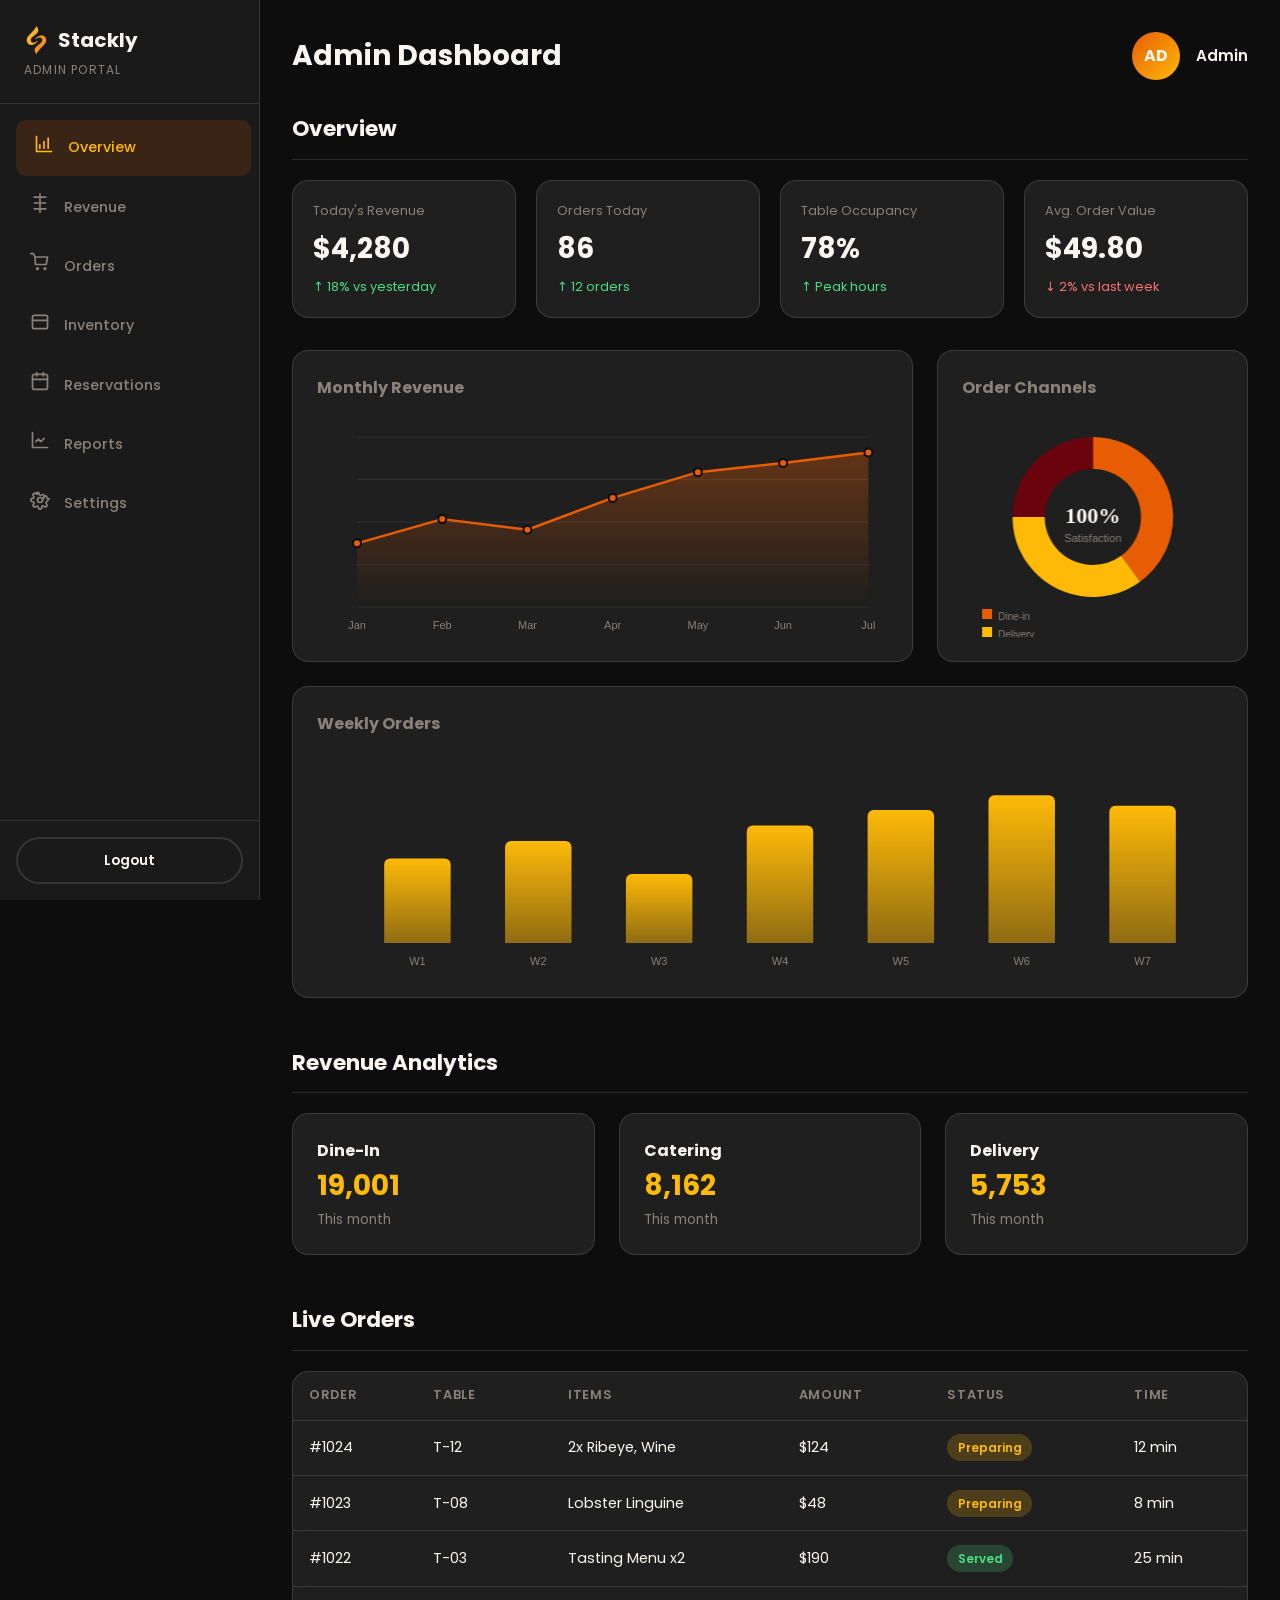
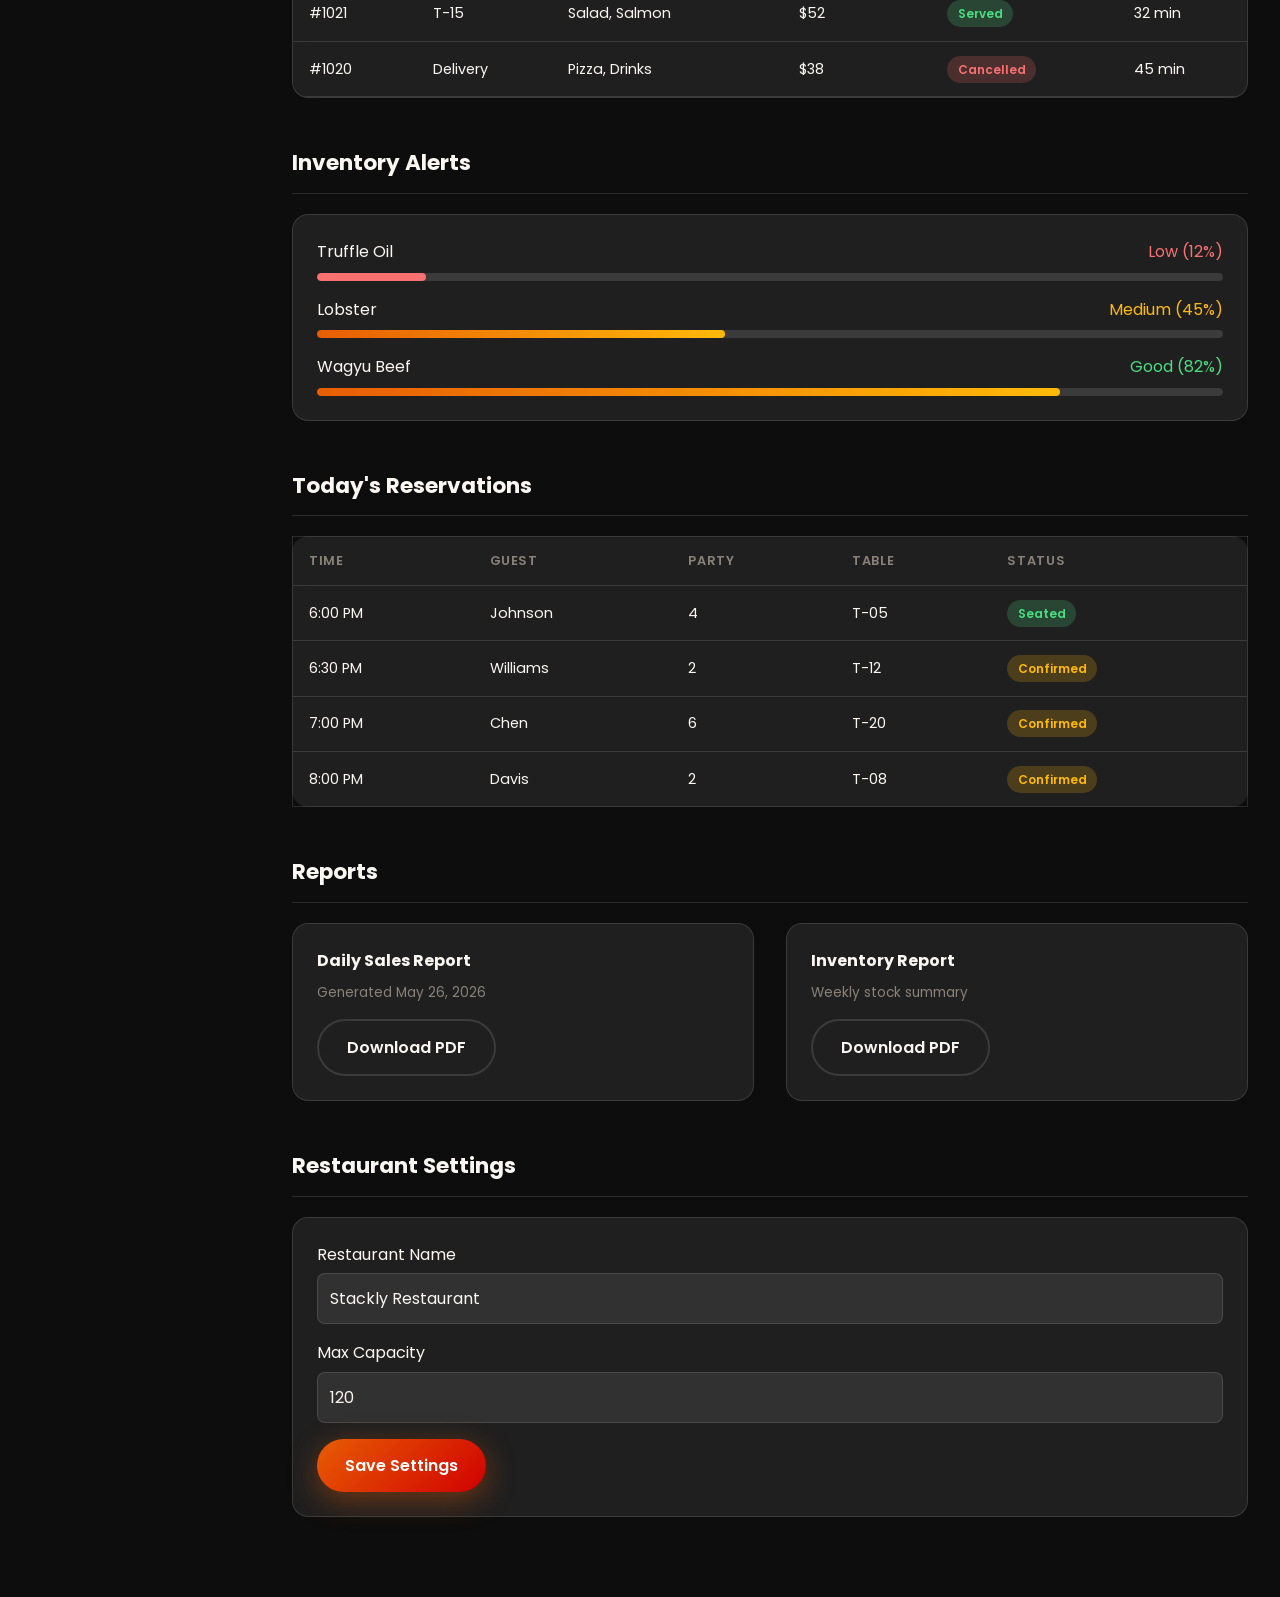
<file: admin-dashboard.html>
<!DOCTYPE html>
<html lang="en">
<head>
  <meta charset="UTF-8">
  <meta name="viewport" content="width=device-width, initial-scale=1.0">
  <title>Stackly</title>
  <link rel="stylesheet" href="css/style.css">
</head>
<body data-dashboard="admin">
  <div class="dashboard-layout">
    <aside class="dashboard-sidebar">
      <div class="sidebar-header">
        <a href="index.html" class="logo"><img src="images/logo.webp" alt="Stackly logo"><span>Stackly</span></a>
        <p class="sidebar-role">Admin Portal</p>
      </div>
      <nav class="sidebar-nav">
        <a href="#" class="sidebar-link active" data-section="overview"><span class="icon"><svg width="20" height="20" viewBox="0 0 24 24" fill="none" stroke="currentColor" stroke-width="2" stroke-linecap="round" stroke-linejoin="round"><path d="M3 3v18h18"/><path d="M12 17V9"/><path d="M17 17V5"/><path d="M7 17v-4"/></svg></span> Overview</a>
        <a href="#" class="sidebar-link" data-section="revenue"><span class="icon"><svg width="20" height="20" viewBox="0 0 24 24" fill="none" stroke="currentColor" stroke-width="2" stroke-linecap="round" stroke-linejoin="round"><path d="M12 1v22"/><path d="M5 5h14"/><path d="M5 12h14"/><path d="M5 19h14"/></svg></span> Revenue</a>
        <a href="#" class="sidebar-link" data-section="orders"><span class="icon"><svg width="20" height="20" viewBox="0 0 24 24" fill="none" stroke="currentColor" stroke-width="2" stroke-linecap="round" stroke-linejoin="round"><path d="M6 6h15l-1.5 9h-13z"/><path d="M6 6L4 2H1"/><circle cx="9" cy="20" r="1"/><circle cx="18" cy="20" r="1"/></svg></span> Orders</a>
        
        <a href="#" class="sidebar-link" data-section="inventory"><span class="icon"><svg width="20" height="20" viewBox="0 0 24 24" fill="none" stroke="currentColor" stroke-width="2" stroke-linecap="round" stroke-linejoin="round"><rect x="3" y="4" width="18" height="16" rx="2"/><path d="M3 10h18"/></svg></span> Inventory</a>
        <a href="#" class="sidebar-link" data-section="reservations"><span class="icon"><svg width="20" height="20" viewBox="0 0 24 24" fill="none" stroke="currentColor" stroke-width="2" stroke-linecap="round" stroke-linejoin="round"><rect x="3" y="4" width="18" height="18" rx="2"/><path d="M16 2v4"/><path d="M8 2v4"/><path d="M3 10h18"/></svg></span> Reservations</a>
        <a href="#" class="sidebar-link" data-section="reports"><span class="icon"><svg width="20" height="20" viewBox="0 0 24 24" fill="none" stroke="currentColor" stroke-width="2" stroke-linecap="round" stroke-linejoin="round"><path d="M3 3v18h18"/><path d="M7 14l3-3 3 3 4-4"/></svg></span> Reports</a>
        <a href="#" class="sidebar-link" data-section="settings"><span class="icon"><svg width="20" height="20" viewBox="0 0 24 24" fill="none" stroke="currentColor" stroke-width="2" stroke-linecap="round" stroke-linejoin="round"><circle cx="12" cy="12" r="3"/><path d="M19.4 15a1.65 1.65 0 0 0 .33 1.82l.06.06a2 2 0 0 1-2.83 2.83l-.06-.06a1.65 1.65 0 0 0-1.82-.33 1.65 1.65 0 0 0-1 1.51V21a2 2 0 0 1-4 0v-.09a1.65 1.65 0 0 0-1-1.51 1.65 1.65 0 0 0-1.82.33l-.06.06a2 2 0 0 1-2.83-2.83l.06-.06a1.65 1.65 0 0 0 .33-1.82 1.65 1.65 0 0 0-1.51-1H3a2 2 0 0 1 0-4h.09a1.65 1.65 0 0 0 1.51-1 1.65 1.65 0 0 0-.33-1.82l-.06-.06a2 2 0 0 1 2.83-2.83l.06.06a1.65 1.65 0 0 0 1.82.33H7a2 2 0 0 1 4 0v.09a1.65 1.65 0 0 0 1 1.51 1.65 1.65 0 0 0 1.82-.33l.06-.06a2 2 0 0 1 2.83 2.83l-.06.06a1.65 1.65 0 0 0-.33 1.82V9a2 2 0 0 1 4 0v.09a1.65 1.65 0 0 0 1 1.51 1.65 1.65 0 0 0 1.82-.33z"/></svg></span> Settings</a>
      </nav>
      <div class="sidebar-footer">
        <a href="index.html" class="btn btn-outline">Logout</a>
      </div>
    </aside>

    <div class="dashboard-main">
      <div class="dashboard-topbar">
        <h1>Admin Dashboard</h1>
        <div class="user-info">
          <div class="avatar">AD</div>
          <div class="user-name">Admin</div>
        </div>
      </div>

      <section class="dashboard-section" id="overview">
        <h2>Overview</h2>
        <div class="stats-cards">
          <div class="dash-stat-card"><div class="label">Today's Revenue</div><div class="value">$4,280</div><div class="change up">↑ 18% vs yesterday</div></div>
          <div class="dash-stat-card"><div class="label">Orders Today</div><div class="value">86</div><div class="change up">↑ 12 orders</div></div>
          <div class="dash-stat-card"><div class="label">Table Occupancy</div><div class="value">78%</div><div class="change up">↑ Peak hours</div></div>
          <div class="dash-stat-card"><div class="label">Avg. Order Value</div><div class="value">$49.80</div><div class="change down">↓ 2% vs last week</div></div>
        </div>
        <div class="charts-row">
          <div class="chart-card"><h3>Monthly Revenue</h3><canvas class="chart-canvas" id="chart-revenue"></canvas></div>
          <div class="chart-card"><h3>Order Channels</h3><canvas class="chart-canvas" id="chart-satisfaction"></canvas></div>
        </div>
        <div class="chart-card"><h3>Weekly Orders</h3><canvas class="chart-canvas" id="chart-orders"></canvas></div>
      </section>

      <section class="dashboard-section" id="revenue">
        <h2>Revenue Analytics</h2>
        <div class="grid-3">
          <div class="card"><h4>Dine-In</h4><div class="counter-value" style="font-size:1.75rem" data-count="28400">0</div><p style="color:var(--muted);font-size:0.85rem">This month</p></div>
          <div class="card"><h4>Catering</h4><div class="counter-value" style="font-size:1.75rem" data-count="12200">0</div><p style="color:var(--muted);font-size:0.85rem">This month</p></div>
          <div class="card"><h4>Delivery</h4><div class="counter-value" style="font-size:1.75rem" data-count="8600">0</div><p style="color:var(--muted);font-size:0.85rem">This month</p></div>
        </div>
      </section>

      <section class="dashboard-section" id="orders">
        <h2>Live Orders</h2>
        <div class="card" style="padding:0;overflow:hidden">
          <table class="data-table">
            <thead><tr><th>Order</th><th>Table</th><th>Items</th><th>Amount</th><th>Status</th><th>Time</th></tr></thead>
            <tbody>
              <tr><td>#1024</td><td>T-12</td><td>2x Ribeye, Wine</td><td>$124</td><td><span class="status-badge pending">Preparing</span></td><td>12 min</td></tr>
              <tr><td>#1023</td><td>T-08</td><td>Lobster Linguine</td><td>$48</td><td><span class="status-badge pending">Preparing</span></td><td>8 min</td></tr>
              <tr><td>#1022</td><td>T-03</td><td>Tasting Menu x2</td><td>$190</td><td><span class="status-badge completed">Served</span></td><td>25 min</td></tr>
              <tr><td>#1021</td><td>T-15</td><td>Salad, Salmon</td><td>$52</td><td><span class="status-badge completed">Served</span></td><td>32 min</td></tr>
              <tr><td>#1020</td><td>Delivery</td><td>Pizza, Drinks</td><td>$38</td><td><span class="status-badge cancelled">Cancelled</span></td><td>45 min</td></tr>
            </tbody>
          </table>
        </div>
      </section>

  

      <section class="dashboard-section" id="inventory">
        <h2>Inventory Alerts</h2>
        <div class="card">
          <div style="margin-bottom:1rem"><div style="display:flex;justify-content:space-between"><span>Truffle Oil</span><span style="color:#f87171">Low (12%)</span></div><div class="progress-bar-wrap"><div class="progress-bar" data-width="12" style="width:0;background:#f87171"></div></div></div>
          <div style="margin-bottom:1rem"><div style="display:flex;justify-content:space-between"><span>Lobster</span><span style="color:var(--secondary)">Medium (45%)</span></div><div class="progress-bar-wrap"><div class="progress-bar" data-width="45" style="width:0"></div></div></div>
          <div><div style="display:flex;justify-content:space-between"><span>Wagyu Beef</span><span style="color:#4ade80">Good (82%)</span></div><div class="progress-bar-wrap"><div class="progress-bar" data-width="82" style="width:0"></div></div></div>
        </div>
      </section>

      <section class="dashboard-section" id="reservations">
        <h2>Today's Reservations</h2>
        <table class="data-table card" style="padding:0">
          <thead><tr><th>Time</th><th>Guest</th><th>Party</th><th>Table</th><th>Status</th></tr></thead>
          <tbody>
            <tr><td>6:00 PM</td><td>Johnson</td><td>4</td><td>T-05</td><td><span class="status-badge completed">Seated</span></td></tr>
            <tr><td>6:30 PM</td><td>Williams</td><td>2</td><td>T-12</td><td><span class="status-badge pending">Confirmed</span></td></tr>
            <tr><td>7:00 PM</td><td>Chen</td><td>6</td><td>T-20</td><td><span class="status-badge pending">Confirmed</span></td></tr>
            <tr><td>8:00 PM</td><td>Davis</td><td>2</td><td>T-08</td><td><span class="status-badge pending">Confirmed</span></td></tr>
          </tbody>
        </table>
      </section>

      <section class="dashboard-section" id="reports">
        <h2>Reports</h2>
        <div class="grid-2">
          <div class="card"><h4>Daily Sales Report</h4><p style="color:var(--muted);font-size:0.85rem;margin:0.5rem 0">Generated May 26, 2026</p><a href="404.html" class="btn btn-outline" style="margin-top:0.5rem;display:inline-flex;justify-content:center">Download PDF</a></div>
          <div class="card"><h4>Inventory Report</h4><p style="color:var(--muted);font-size:0.85rem;margin:0.5rem 0">Weekly stock summary</p><a href="404.html" class="btn btn-outline" style="margin-top:0.5rem;display:inline-flex;justify-content:center">Download PDF</a></div>
        </div>
      </section>

      <section class="dashboard-section" id="settings">
        <h2>Restaurant Settings</h2>
        <div class="card">
          <div class="form-group" style="margin-bottom:1rem"><label style="display:block;margin-bottom:0.35rem">Restaurant Name</label><input type="text" value="Stackly Restaurant" style="width:100%;padding:0.75rem;background:var(--glass);border:1px solid var(--glass-border);border-radius:8px;color:var(--light)"></div>
          <div class="form-group" style="margin-bottom:1rem"><label style="display:block;margin-bottom:0.35rem">Max Capacity</label><input type="number" value="120" style="width:100%;padding:0.75rem;background:var(--glass);border:1px solid var(--glass-border);border-radius:8px;color:var(--light)"></div>
          <a href="404.html" class="btn btn-primary" style="display:inline-flex;justify-content:center">Save Settings</a>
        </div>
      </section>
    </div>
  </div>
  <button class="sidebar-toggle-dash" id="sidebar-toggle" aria-label="Menu">☰</button>
  <script src="js/charts.js"></script>
  <script src="js/dashboard.js"></script>
  <script src="js/main.js"></script>
</body>
</html>
</file>
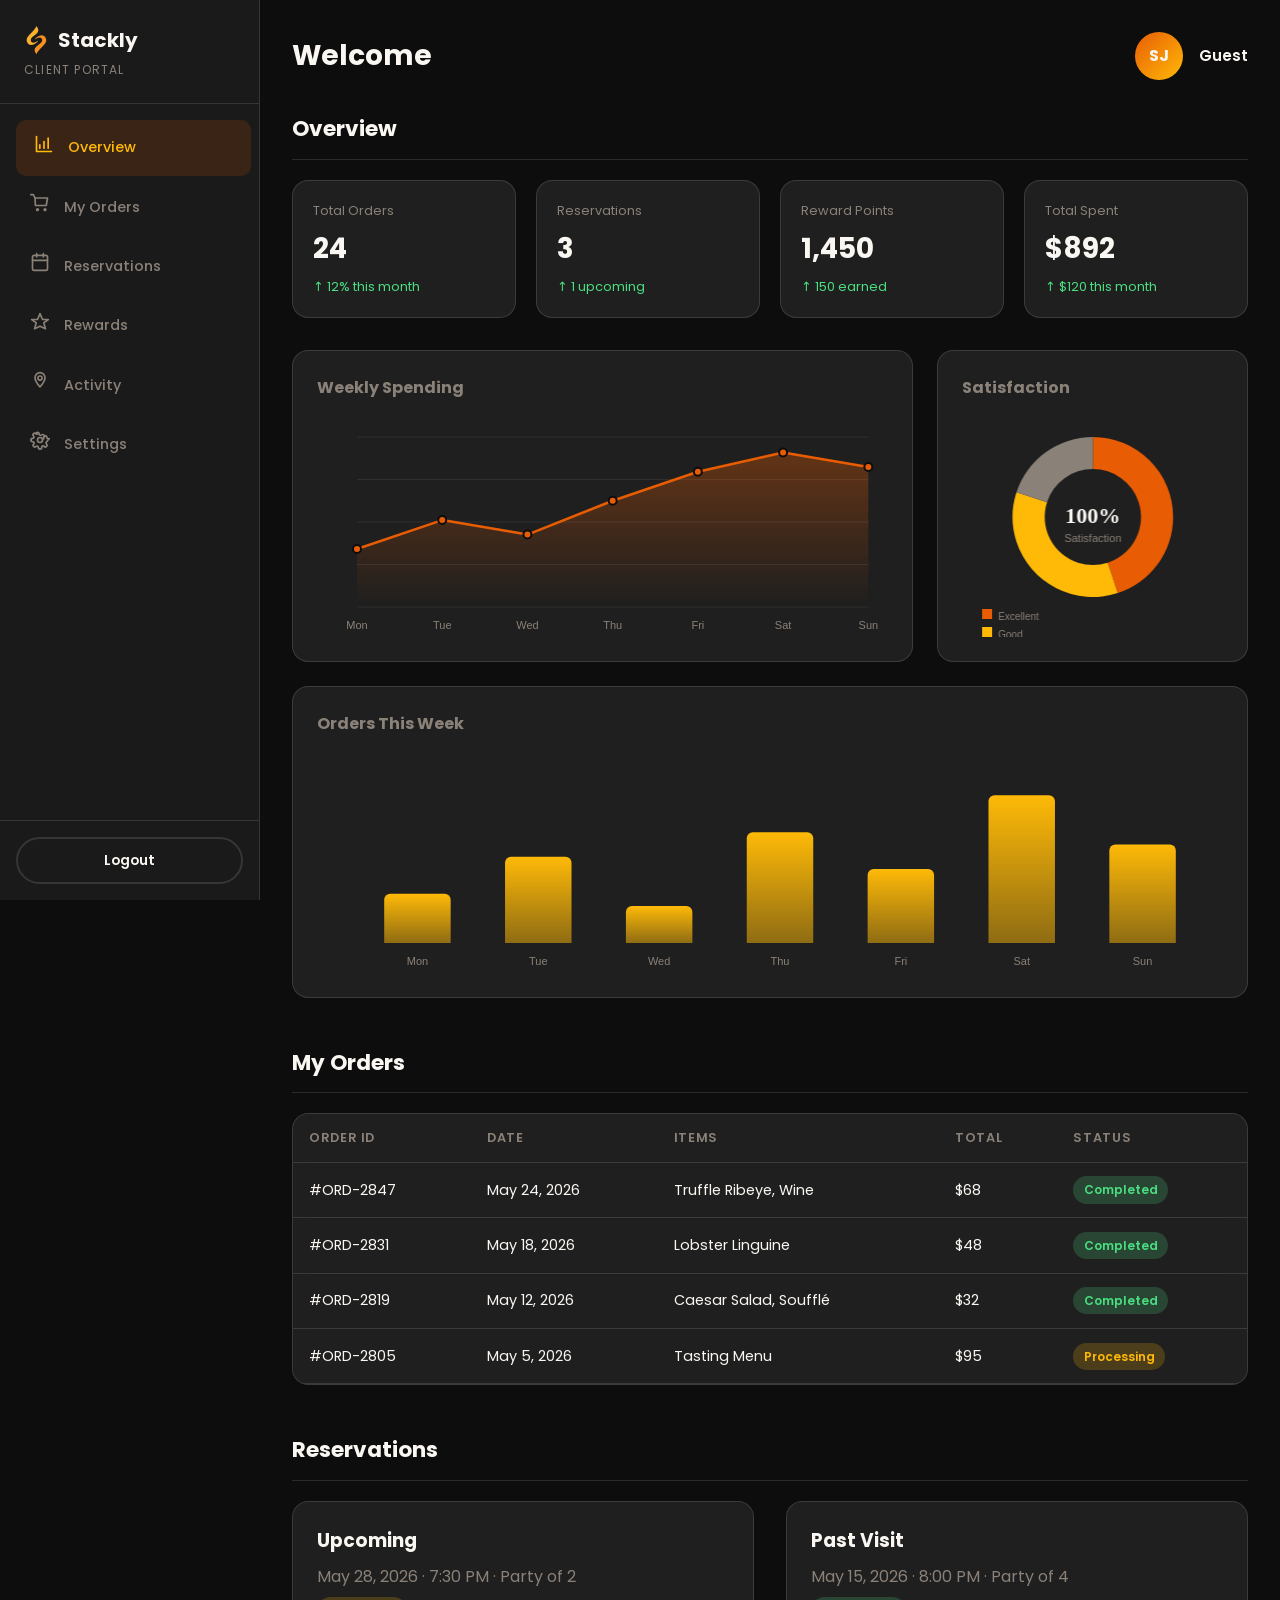
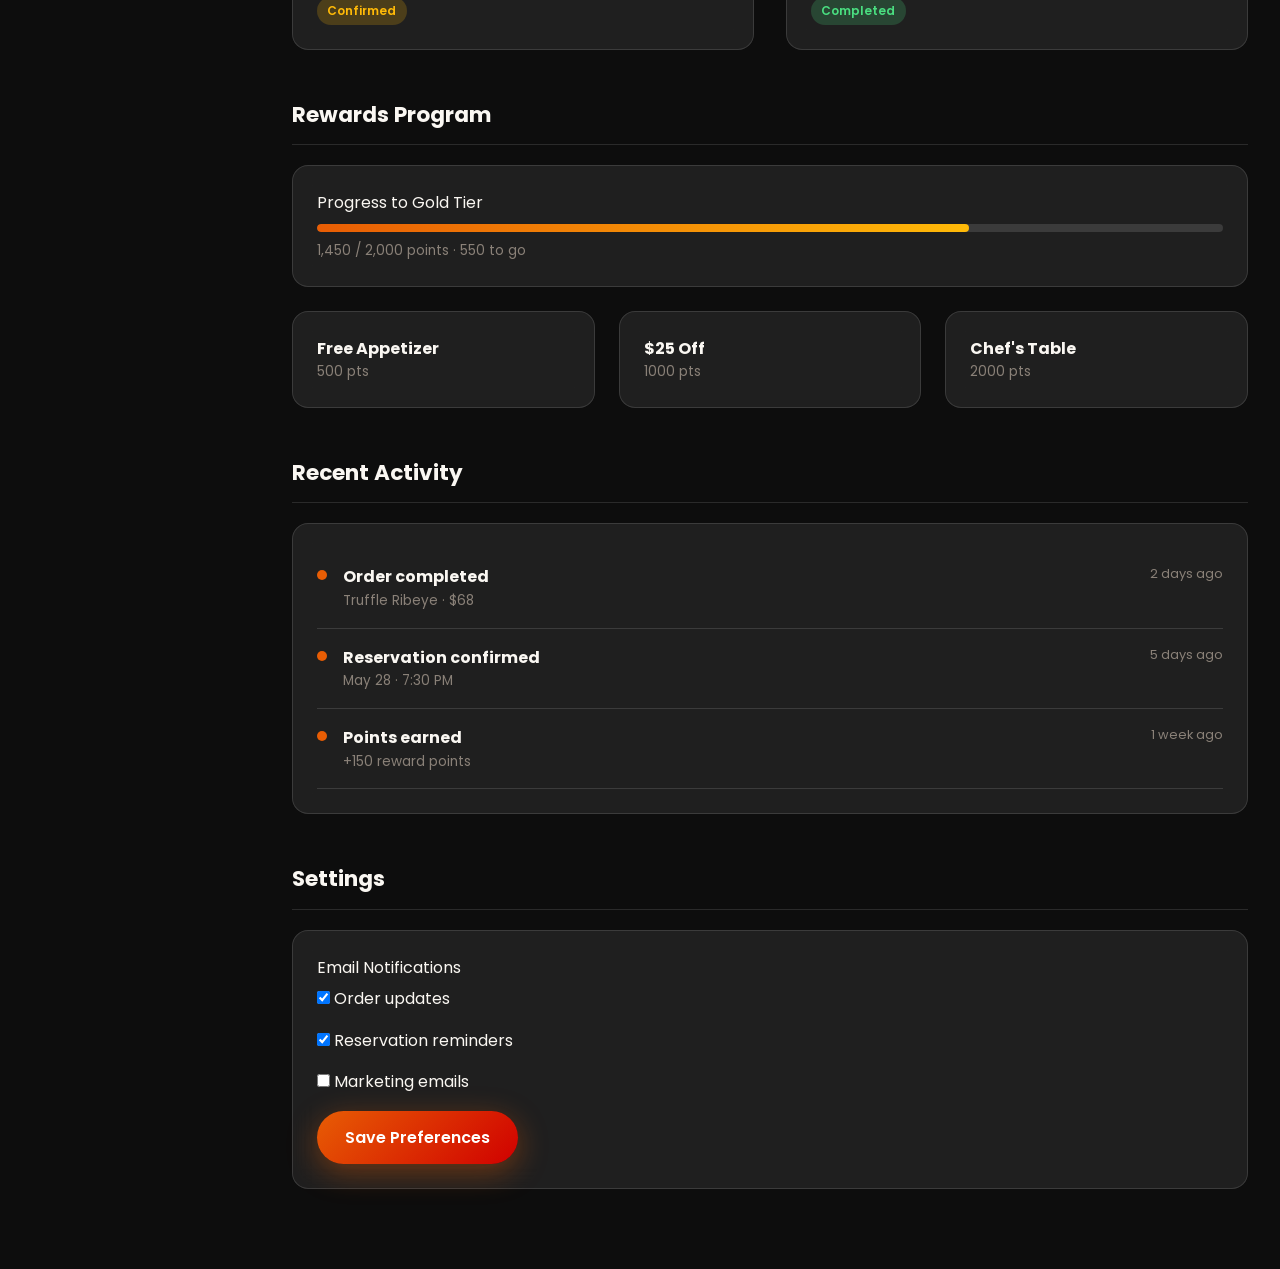
<file: client-dashboard.html>
<!DOCTYPE html>
<html lang="en">
<head>
  <meta charset="UTF-8">
  <meta name="viewport" content="width=device-width, initial-scale=1.0">
  <title>Stackly</title>
  <link rel="stylesheet" href="css/style.css">
</head>
<body data-dashboard="client">
  <div class="dashboard-layout">
    <aside class="dashboard-sidebar">
      <div class="sidebar-header">
        <a href="index.html" class="logo"><img src="images/logo.webp" alt="Stackly logo"><span>Stackly</span></a>
        <p class="sidebar-role">Client Portal</p>
      </div>
      <nav class="sidebar-nav">
        <a href="#" class="sidebar-link active" data-section="overview"><span class="icon"><svg width="20" height="20" viewBox="0 0 24 24" fill="none" stroke="currentColor" stroke-width="2" stroke-linecap="round" stroke-linejoin="round"><path d="M3 3v18h18"/><path d="M12 17V9"/><path d="M17 17V5"/><path d="M7 17v-4"/></svg></span> Overview</a>
        <a href="#" class="sidebar-link" data-section="orders"><span class="icon"><svg width="20" height="20" viewBox="0 0 24 24" fill="none" stroke="currentColor" stroke-width="2" stroke-linecap="round" stroke-linejoin="round"><path d="M6 6h15l-1.5 9h-13z"/><path d="M6 6L4 2H1"/><circle cx="9" cy="20" r="1"/><circle cx="18" cy="20" r="1"/></svg></span> My Orders</a>
        <a href="#" class="sidebar-link" data-section="reservations"><span class="icon"><svg width="20" height="20" viewBox="0 0 24 24" fill="none" stroke="currentColor" stroke-width="2" stroke-linecap="round" stroke-linejoin="round"><rect x="3" y="4" width="18" height="18" rx="2"/><path d="M16 2v4"/><path d="M8 2v4"/><path d="M3 10h18"/></svg></span> Reservations</a>
        <a href="#" class="sidebar-link" data-section="rewards"><span class="icon"><svg width="20" height="20" viewBox="0 0 24 24" fill="none" stroke="currentColor" stroke-width="2" stroke-linecap="round" stroke-linejoin="round"><path d="M12 2l3 7h7l-5.5 4 2 7L12 17l-6.5 3 2-7L2 9h7z"/></svg></span> Rewards</a>
        
        <a href="#" class="sidebar-link" data-section="activity"><span class="icon"><svg width="20" height="20" viewBox="0 0 24 24" fill="none" stroke="currentColor" stroke-width="2" stroke-linecap="round" stroke-linejoin="round"><path d="M18 8a6 6 0 0 0-12 0c0 3.5 2 6.5 6 11 4-4.5 6-7.5 6-11z"/><path d="M12 11c1.38 0 2.5-1.12 2.5-2.5S13.38 6 12 6s-2.5 1.12-2.5 2.5S10.62 11 12 11z"/></svg></span> Activity</a>
       
        <a href="#" class="sidebar-link" data-section="settings"><span class="icon"><svg width="20" height="20" viewBox="0 0 24 24" fill="none" stroke="currentColor" stroke-width="2" stroke-linecap="round" stroke-linejoin="round"><circle cx="12" cy="12" r="3"/><path d="M19.4 15a1.65 1.65 0 0 0 .33 1.82l.06.06a2 2 0 0 1-2.83 2.83l-.06-.06a1.65 1.65 0 0 0-1.82-.33 1.65 1.65 0 0 0-1 1.51V21a2 2 0 0 1-4 0v-.09a1.65 1.65 0 0 0-1-1.51 1.65 1.65 0 0 0-1.82.33l-.06.06a2 2 0 0 1-2.83-2.83l.06-.06a1.65 1.65 0 0 0 .33-1.82 1.65 1.65 0 0 0-1.51-1H3a2 2 0 0 1 0-4h.09a1.65 1.65 0 0 0 1.51-1 1.65 1.65 0 0 0-.33-1.82l-.06-.06a2 2 0 0 1 2.83-2.83l.06.06a1.65 1.65 0 0 0 1.82.33H7a2 2 0 0 1 4 0v.09a1.65 1.65 0 0 0 1 1.51 1.65 1.65 0 0 0 1.82-.33l.06-.06a2 2 0 0 1 2.83 2.83l-.06.06a1.65 1.65 0 0 0-.33 1.82V9a2 2 0 0 1 4 0v.09a1.65 1.65 0 0 0 1 1.51 1.65 1.65 0 0 0 1.82-.33z"/></svg></span> Settings</a>
      </nav>
      <div class="sidebar-footer">
        <a href="index.html" class="btn btn-outline">Logout</a>
      </div>
    </aside>

    <div class="dashboard-main">
      <div class="dashboard-topbar">
        <h1>Welcome</h1>
        <div class="user-info">
          <div class="avatar">SJ</div>
          <div class="user-name">Guest</div>
        </div>
      </div>

      <section class="dashboard-section" id="overview">
        <h2>Overview</h2>
        <div class="stats-cards">
          <div class="dash-stat-card"><div class="label">Total Orders</div><div class="value">24</div><div class="change up">↑ 12% this month</div></div>
          <div class="dash-stat-card"><div class="label">Reservations</div><div class="value">3</div><div class="change up">↑ 1 upcoming</div></div>
          <div class="dash-stat-card"><div class="label">Reward Points</div><div class="value">1,450</div><div class="change up">↑ 150 earned</div></div>
          <div class="dash-stat-card"><div class="label">Total Spent</div><div class="value">$892</div><div class="change up">↑ $120 this month</div></div>
        </div>
        <div class="charts-row">
          <div class="chart-card"><h3>Weekly Spending</h3><canvas class="chart-canvas" id="chart-revenue"></canvas></div>
          <div class="chart-card"><h3>Satisfaction</h3><canvas class="chart-canvas" id="chart-satisfaction"></canvas></div>
        </div>
        <div class="chart-card"><h3>Orders This Week</h3><canvas class="chart-canvas" id="chart-orders"></canvas></div>
      </section>

      <section class="dashboard-section" id="orders">
        <h2>My Orders</h2>
        <div class="card" style="padding:0;overflow:hidden">
          <table class="data-table">
            <thead><tr><th>Order ID</th><th>Date</th><th>Items</th><th>Total</th><th>Status</th></tr></thead>
            <tbody>
              <tr><td>#ORD-2847</td><td>May 24, 2026</td><td>Truffle Ribeye, Wine</td><td>$68</td><td><span class="status-badge completed">Completed</span></td></tr>
              <tr><td>#ORD-2831</td><td>May 18, 2026</td><td>Lobster Linguine</td><td>$48</td><td><span class="status-badge completed">Completed</span></td></tr>
              <tr><td>#ORD-2819</td><td>May 12, 2026</td><td>Caesar Salad, Soufflé</td><td>$32</td><td><span class="status-badge completed">Completed</span></td></tr>
              <tr><td>#ORD-2805</td><td>May 5, 2026</td><td>Tasting Menu</td><td>$95</td><td><span class="status-badge pending">Processing</span></td></tr>
            </tbody>
          </table>
        </div>
      </section>

      <section class="dashboard-section" id="reservations">
        <h2>Reservations</h2>
        <div class="grid-2">
          <div class="card"><h3>Upcoming</h3><p style="color:var(--muted);margin:0.5rem 0">May 28, 2026 · 7:30 PM · Party of 2</p><span class="status-badge pending">Confirmed</span></div>
          <div class="card"><h3>Past Visit</h3><p style="color:var(--muted);margin:0.5rem 0">May 15, 2026 · 8:00 PM · Party of 4</p><span class="status-badge completed">Completed</span></div>
        </div>
      </section>

      <section class="dashboard-section" id="rewards">
        <h2>Rewards Program</h2>
        <div class="card">
          <p style="margin-bottom:0.5rem">Progress to Gold Tier</p>
          <div class="progress-bar-wrap"><div class="progress-bar" data-width="72" style="width:0"></div></div>
          <p style="color:var(--muted);font-size:0.85rem;margin-top:0.5rem">1,450 / 2,000 points · 550 to go</p>
        </div>
        <div class="grid-3" style="margin-top:1.5rem">
          <div class="card"><h4>Free Appetizer</h4><p style="color:var(--muted);font-size:0.85rem">500 pts</p></div>
          <div class="card"><h4>$25 Off</h4><p style="color:var(--muted);font-size:0.85rem">1000 pts</p></div>
          <div class="card"><h4>Chef's Table</h4><p style="color:var(--muted);font-size:0.85rem">2000 pts</p></div>
        </div>
      </section>

     

      <section class="dashboard-section" id="activity">
        <h2>Recent Activity</h2>
        <ul class="activity-list card">
          <li><span class="activity-dot"></span><div><strong>Order completed</strong><p style="color:var(--muted);font-size:0.85rem">Truffle Ribeye · $68</p></div><span class="time">2 days ago</span></li>
          <li><span class="activity-dot"></span><div><strong>Reservation confirmed</strong><p style="color:var(--muted);font-size:0.85rem">May 28 · 7:30 PM</p></div><span class="time">5 days ago</span></li>
          <li><span class="activity-dot"></span><div><strong>Points earned</strong><p style="color:var(--muted);font-size:0.85rem">+150 reward points</p></div><span class="time">1 week ago</span></li>
        </ul>
      </section>



      <section class="dashboard-section" id="settings">
        <h2>Settings</h2>
        <div class="card">
          <div class="form-group" style="margin-bottom:1rem"><label style="display:block;margin-bottom:0.35rem">Email Notifications</label><input type="checkbox" checked> Order updates</div>
          <div class="form-group" style="margin-bottom:1rem"><input type="checkbox" checked> Reservation reminders</div>
          <div class="form-group"><input type="checkbox"> Marketing emails</div>
          <a href="404.html" class="btn btn-primary" style="margin-top:1rem;display:inline-flex;justify-content:center">Save Preferences</a>
        </div>
      </section>
    </div>
  </div>
  <button class="sidebar-toggle-dash" id="sidebar-toggle" aria-label="Menu">☰</button>
  <script src="js/charts.js"></script>
  <script src="js/dashboard.js"></script>
  <script src="js/main.js"></script>
</body>
</html>
</file>
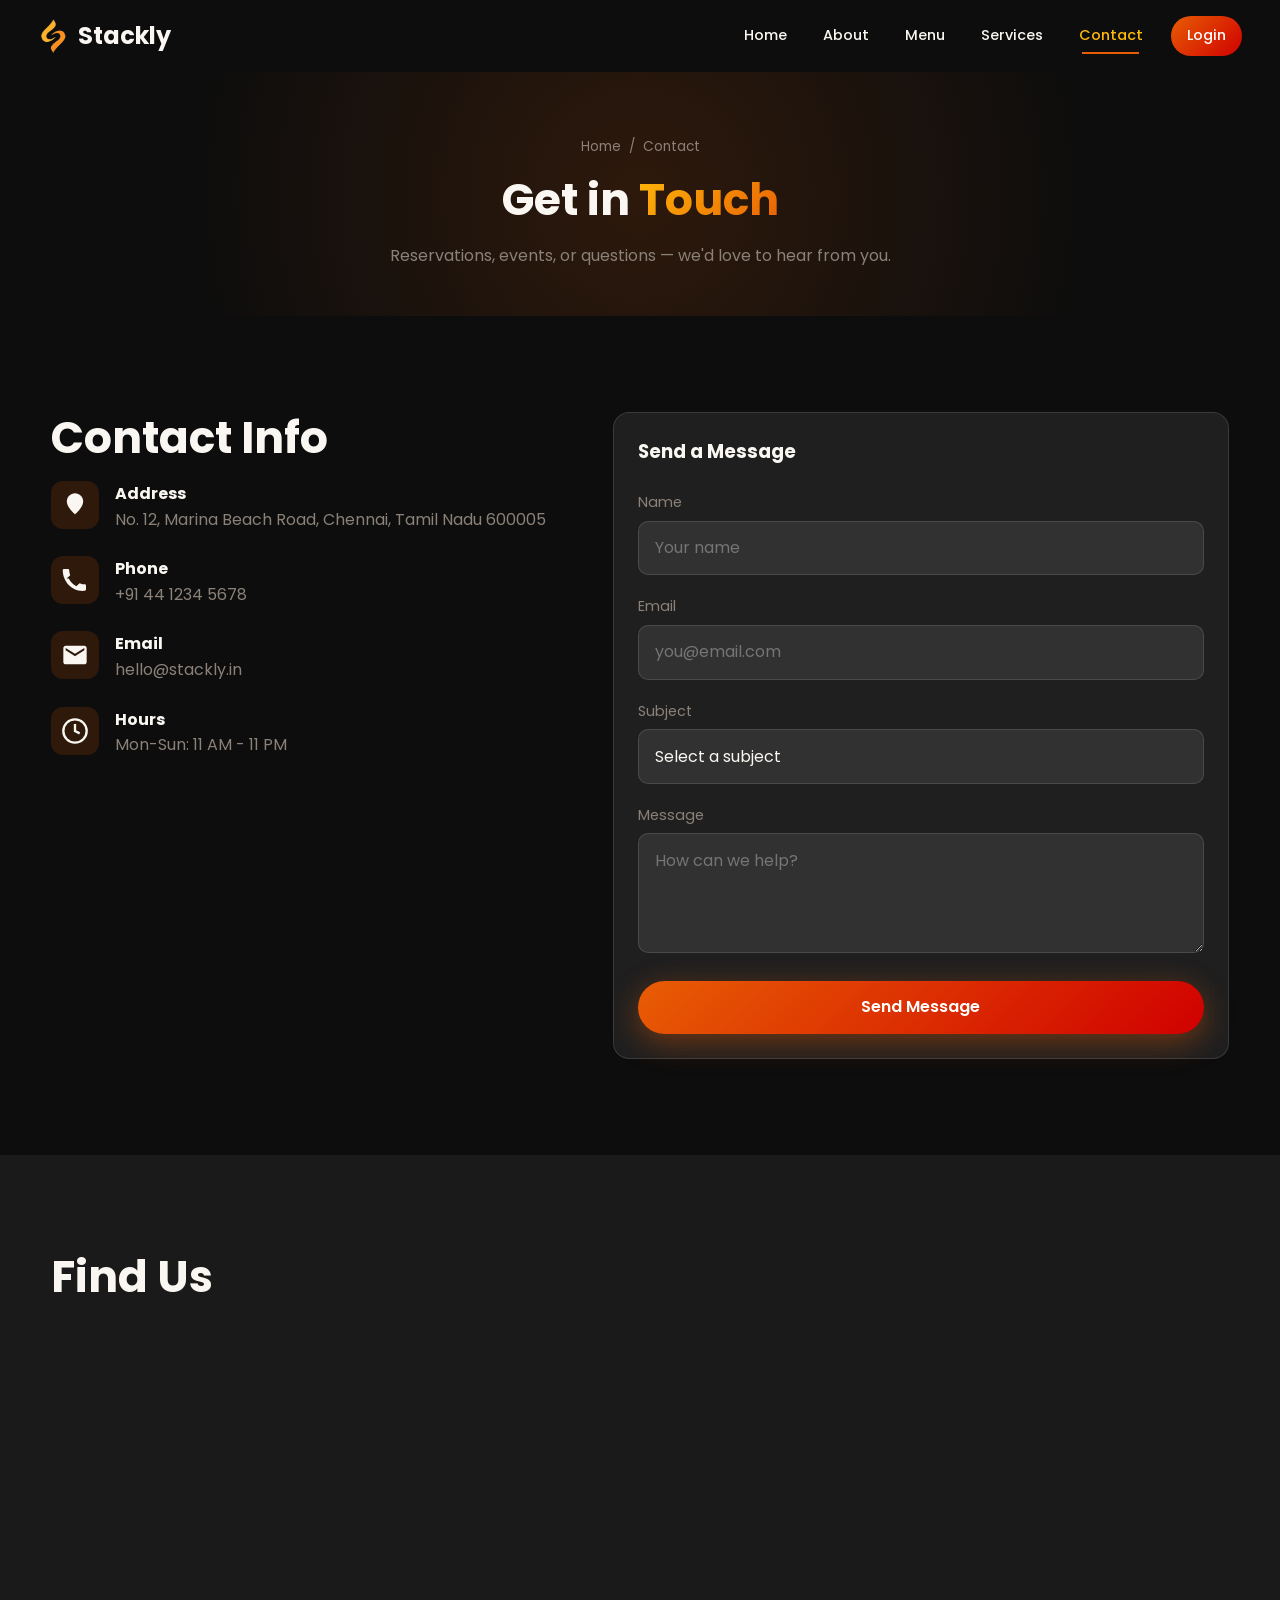
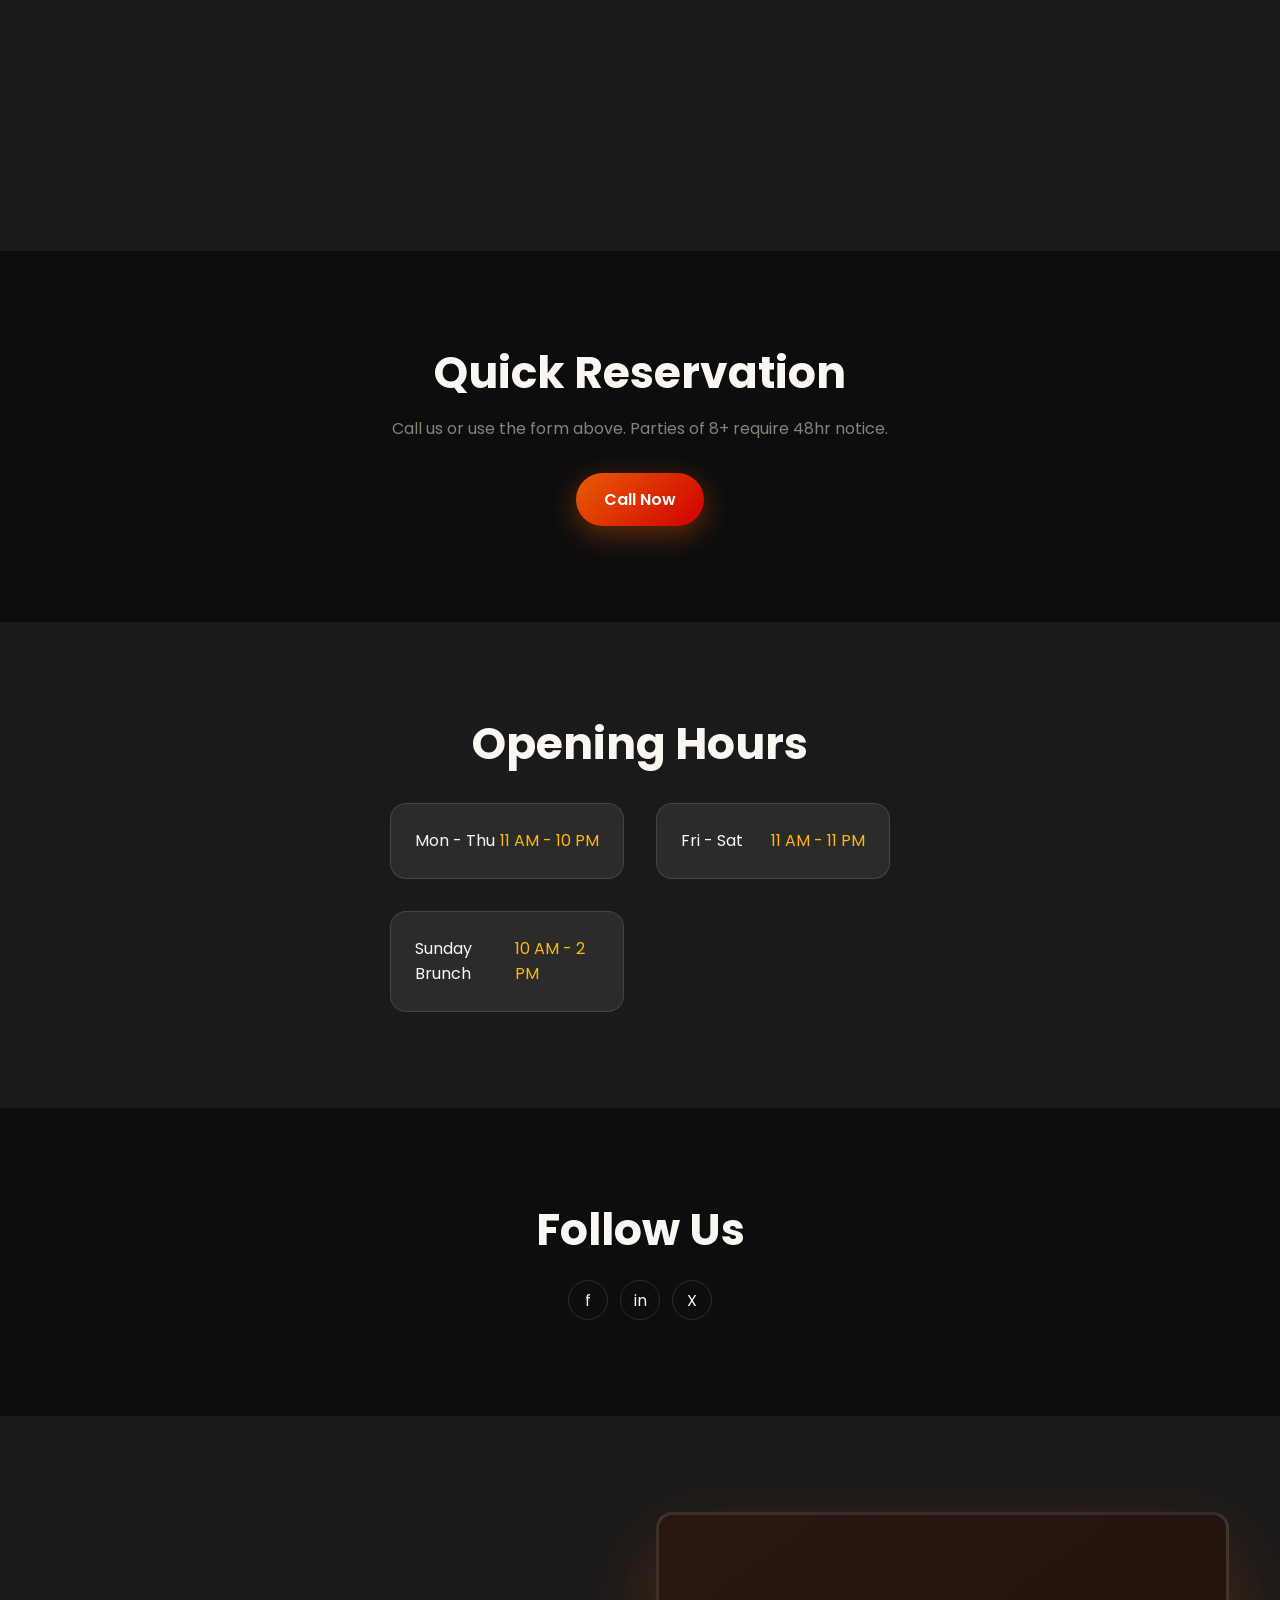
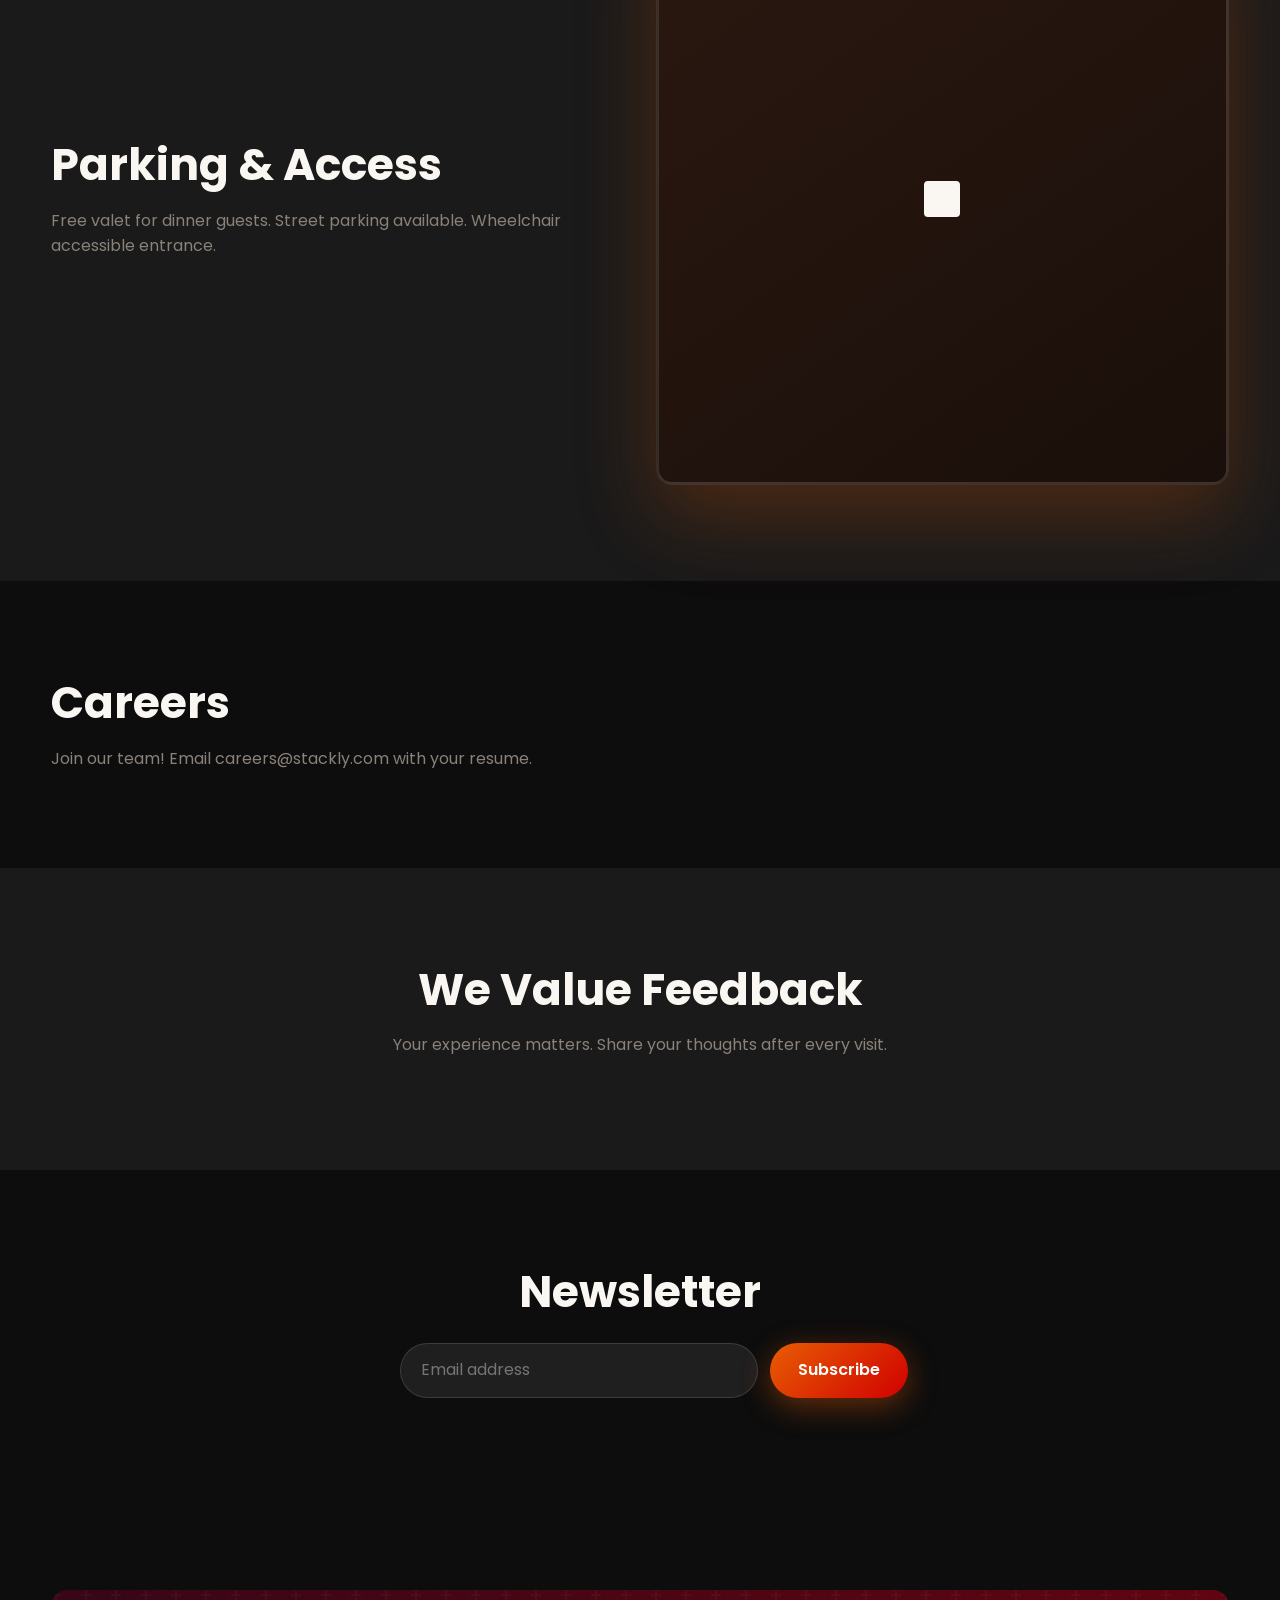
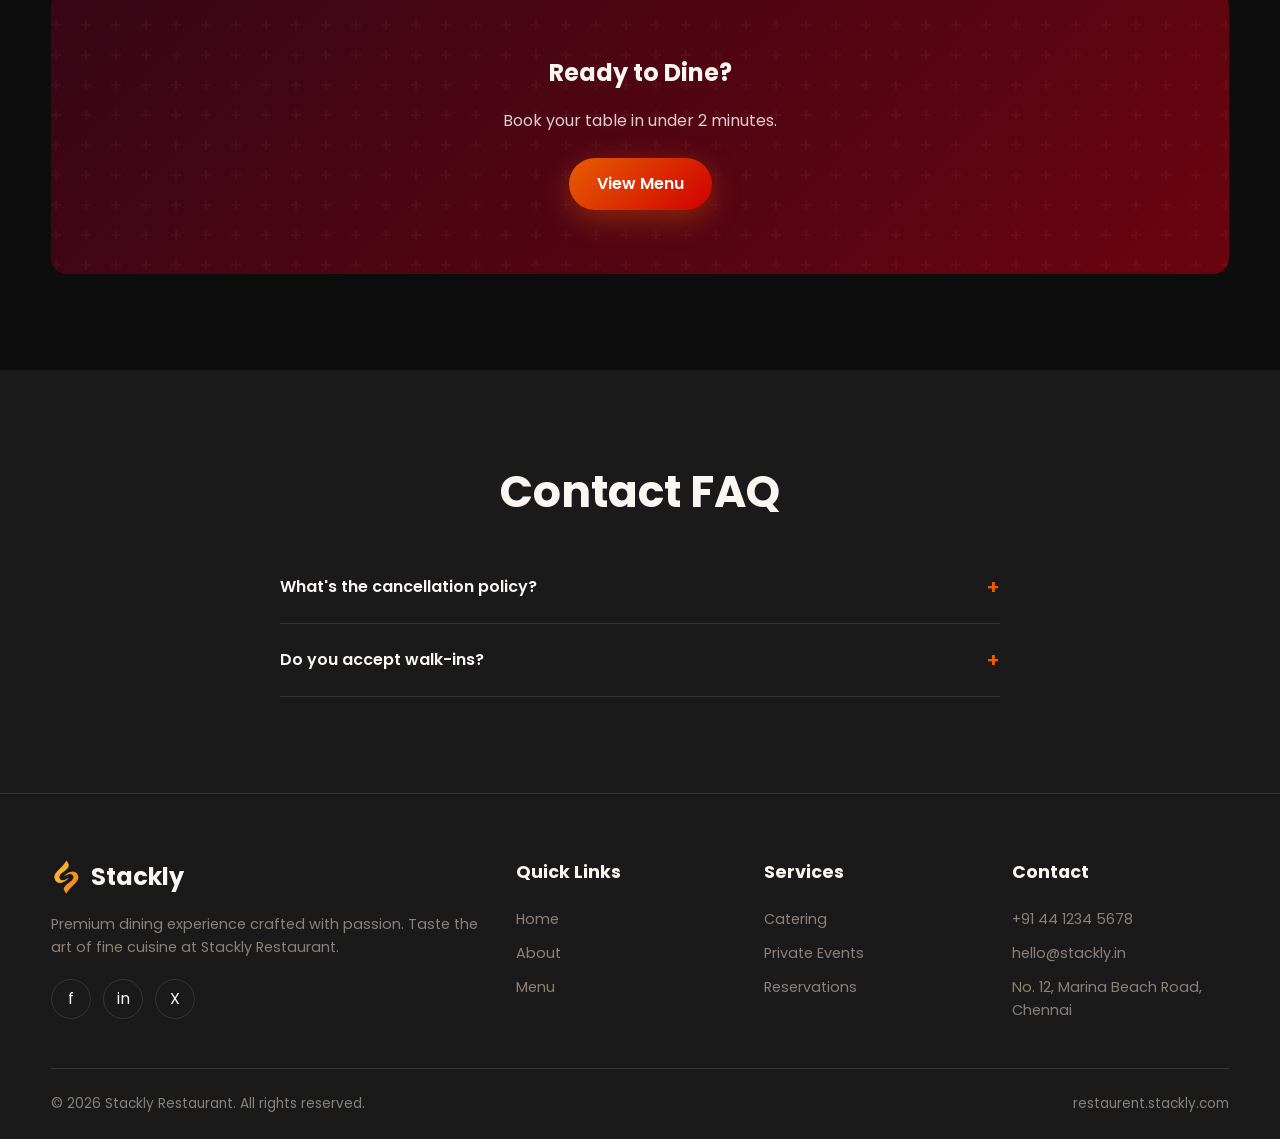
<file: contact.html>
<!DOCTYPE html>
<html lang="en">
<head>
  <meta charset="UTF-8">
  <meta name="viewport" content="width=device-width, initial-scale=1.0">
  <title>Stackly Restaurant</title>
  <link rel="stylesheet" href="css/style.css">
</head>
<body>
  <header class="site-header" id="site-header"></header>
  <main>
    <section class="page-hero section" id="section-hero"><div class="container reveal"><nav class="breadcrumb"><a href="index.html">Home</a> / <span>Contact</span></nav><h1 class="section-title">Get in <span class="text-gradient">Touch</span></h1><p class="section-desc" style="margin:0 auto">Reservations, events, or questions — we'd love to hear from you.</p></div></section>
    <section class="section" id="section-form"><div class="container contact-grid reveal"><div><h2 class="section-title">Contact Info</h2><div class="contact-info-item"><div class="icon-box"><svg width="28" height="28" viewBox="0 0 24 24" fill="currentColor"><path d="M12 2C8.13 2 5 5.13 5 9c0 5.25 7 11 7 11s7-5.75 7-11c0-3.87-3.13-7-7-7z"/></svg></div><div><strong>Address</strong><p style="color:var(--muted)">No. 12, Marina Beach Road, Chennai, Tamil Nadu 600005</p></div></div><div class="contact-info-item"><div class="icon-box"><svg width="28" height="28" viewBox="0 0 24 24" fill="currentColor"><path d="M6.62 10.79a15.053 15.053 0 006.59 6.59l2.2-2.2a1 1 0 011.11-.21c1.21.49 2.53.76 3.9.76a1 1 0 011 1v3.5a1 1 0 01-1 1C10.07 22.5 1.5 13.93 1.5 3.5A1 1 0 012.5 2.5H6a1 1 0 011 1c0 1.37.26 2.69.76 3.9.16.34.07.74-.21 1.02l-2.93 2.37z"/></svg></div><div><strong>Phone</strong><p style="color:var(--muted)">+91 44 1234 5678</p></div></div><div class="contact-info-item"><div class="icon-box"><svg width="28" height="28" viewBox="0 0 24 24" fill="currentColor"><path d="M20 4H4c-1.1 0-2 .9-2 2v12c0 1.1.9 2 2 2h16c1.1 0 2-.9 2-2V6c0-1.1-.9-2-2-2zm0 4l-8 5-8-5V6l8 5 8-5v2z"/></svg></div><div><strong>Email</strong><p style="color:var(--muted)">hello@stackly.in</p></div></div><div class="contact-info-item"><div class="icon-box"><svg width="28" height="28" viewBox="0 0 24 24" fill="none" stroke="currentColor" stroke-width="2"><circle cx="12" cy="12" r="10"/><polyline points="12 6 12 12 16 14"></polyline></svg></div><div><strong>Hours</strong><p style="color:var(--muted)">Mon-Sun: 11 AM - 11 PM</p></div></div></div><form class="card contact-form" data-ajax id="contact-form"><h3 style="margin-bottom:1.5rem;font-family:var(--font-display)">Send a Message</h3><div class="form-group"><label>Name</label><input type="text" required placeholder="Your name"></div><div class="form-group"><label>Email</label><input type="email" required placeholder="you@email.com"></div><div class="form-group"><label>Subject</label><select required><option value="" disabled selected>Select a subject</option><option value="reservation">Reservation</option><option value="event">Event Inquiry</option><option value="general">General</option></select></div><div class="form-group"><label>Message</label><textarea required placeholder="How can we help?"></textarea></div><button type="submit" class="btn btn-primary" style="width:100%">Send Message</button></form></div></section>
    <section class="section alt-bg" id="section-map"><div class="container reveal"><h2 class="section-title">Find Us</h2><div class="map-embed" style="margin-top:1.5rem;overflow:hidden;border-radius:var(--radius)"><iframe src="https://www.google.com/maps/embed?pb=!1m18!1m12!1m3!1d31169.52495131464!2d80.2648118!3d13.0452111!2m3!1f0!2f0!3f0!3m2!1i1024!2i768!4f13.1!3m3!1m2!1s0x3a5267f9df17e9d3%3A0x46eeec1f50e63632!2sMarina%20Beach%2C%20Chennai%2C%20Tamil%20Nadu%20600005%2C%20India!5e0!3m2!1sen!2sin!4v1700000000000!5m2!1sen!2sin" width="100%" height="420" style="border:0;" allowfullscreen="" loading="lazy" referrerpolicy="no-referrer-when-downgrade"></iframe></div></div></section>
    <section class="section" id="section-reservation"><div class="container reveal" style="text-align:center"><h2 class="section-title">Quick Reservation</h2><p class="section-desc" style="margin:1rem auto">Call us or use the form above. Parties of 8+ require 48hr notice.</p><a href="404.html" class="btn btn-primary" style="margin-top:1rem">Call Now</a></div></section>
    <section class="section alt-bg" id="section-hours"><div class="container reveal"><h2 class="section-title" style="text-align:center;margin-bottom:2rem">Opening Hours</h2><div class="grid-2" style="max-width:500px;margin:0 auto"><div class="card" style="display:flex;justify-content:space-between"><span>Mon - Thu</span><span style="color:var(--secondary)">11 AM - 10 PM</span></div><div class="card" style="display:flex;justify-content:space-between"><span>Fri - Sat</span><span style="color:var(--secondary)">11 AM - 11 PM</span></div><div class="card" style="display:flex;justify-content:space-between"><span>Sunday Brunch</span><span style="color:var(--secondary)">10 AM - 2 PM</span></div></div></div></section>
    <section class="section" id="section-social"><div class="container reveal" style="text-align:center"><h2 class="section-title">Follow Us</h2><div class="social-links" style="justify-content:center;margin-top:1.5rem"><a href="404.html">f</a><a href="404.html">in</a><a href="404.html">X</a></div></div></section>
    <section class="section alt-bg" id="section-parking"><div class="container grid-2 reveal" style="align-items:center"><div><h2 class="section-title">Parking & Access</h2><p class="section-desc">Free valet for dinner guests. Street parking available. Wheelchair accessible entrance.</p></div><div class="hero-plate" style="font-size:4rem;border-radius:var(--radius)"><svg width="48" height="48" viewBox="0 0 24 24" fill="currentColor"><path d="M5 3h14a2 2 0 012 2v14a2 2 0 01-2 2H5a2 2 0 01-2-2V5a2 2 0 012-2zm8.5 13H13v-2h-2v2H8.5V8H13c1.38 0 2.5 1.12 2.5 2.5S14.38 13 13 13z"/></svg></div></div></section>
    <section class="section" id="section-careers"><div class="container reveal"><h2 class="section-title">Careers</h2><p class="section-desc">Join our team! Email careers@stackly.com with your resume.</p></div></section>
    <section class="section alt-bg" id="section-feedback"><div class="container reveal" style="text-align:center"><h2 class="section-title">We Value Feedback</h2><p class="section-desc" style="margin:1rem auto">Your experience matters. Share your thoughts after every visit.</p></div></section>
    <section class="section" id="section-newsletter"><div class="container reveal" style="text-align:center"><h2 class="section-title">Newsletter</h2><form class="newsletter-form" data-ajax style="margin:1.5rem auto 0"><input type="email" placeholder="Email address" required><button type="submit" class="btn btn-primary">Subscribe</button></form></div></section>
    <section class="section" id="section-cta"><div class="container reveal"><div class="cta-banner"><h2>Ready to Dine?</h2><p style="margin:1rem 0 1.5rem;color:rgba(255,255,255,0.8)">Book your table in under 2 minutes.</p><a href="menu.html" class="btn btn-primary">View Menu</a></div></div></section>
    <section class="section alt-bg" id="section-faq"><div class="container reveal" style="max-width:720px;margin-inline:auto"><h2 class="section-title" style="text-align:center;margin-bottom:2rem">Contact FAQ</h2><div class="faq-item"><button class="faq-question">What's the cancellation policy? <span class="icon">+</span></button><div class="faq-answer"><p>Cancel up to 4 hours before without charge.</p></div></div><div class="faq-item"><button class="faq-question">Do you accept walk-ins? <span class="icon">+</span></button><div class="faq-answer"><p>Yes, subject to availability. Reservations recommended on weekends.</p></div></div></div></section>
  </main>
  <footer class="site-footer" id="site-footer"></footer>
  <script src="js/components.js"></script>
  <script src="js/main.js"></script>
</body>
</html>
</file>
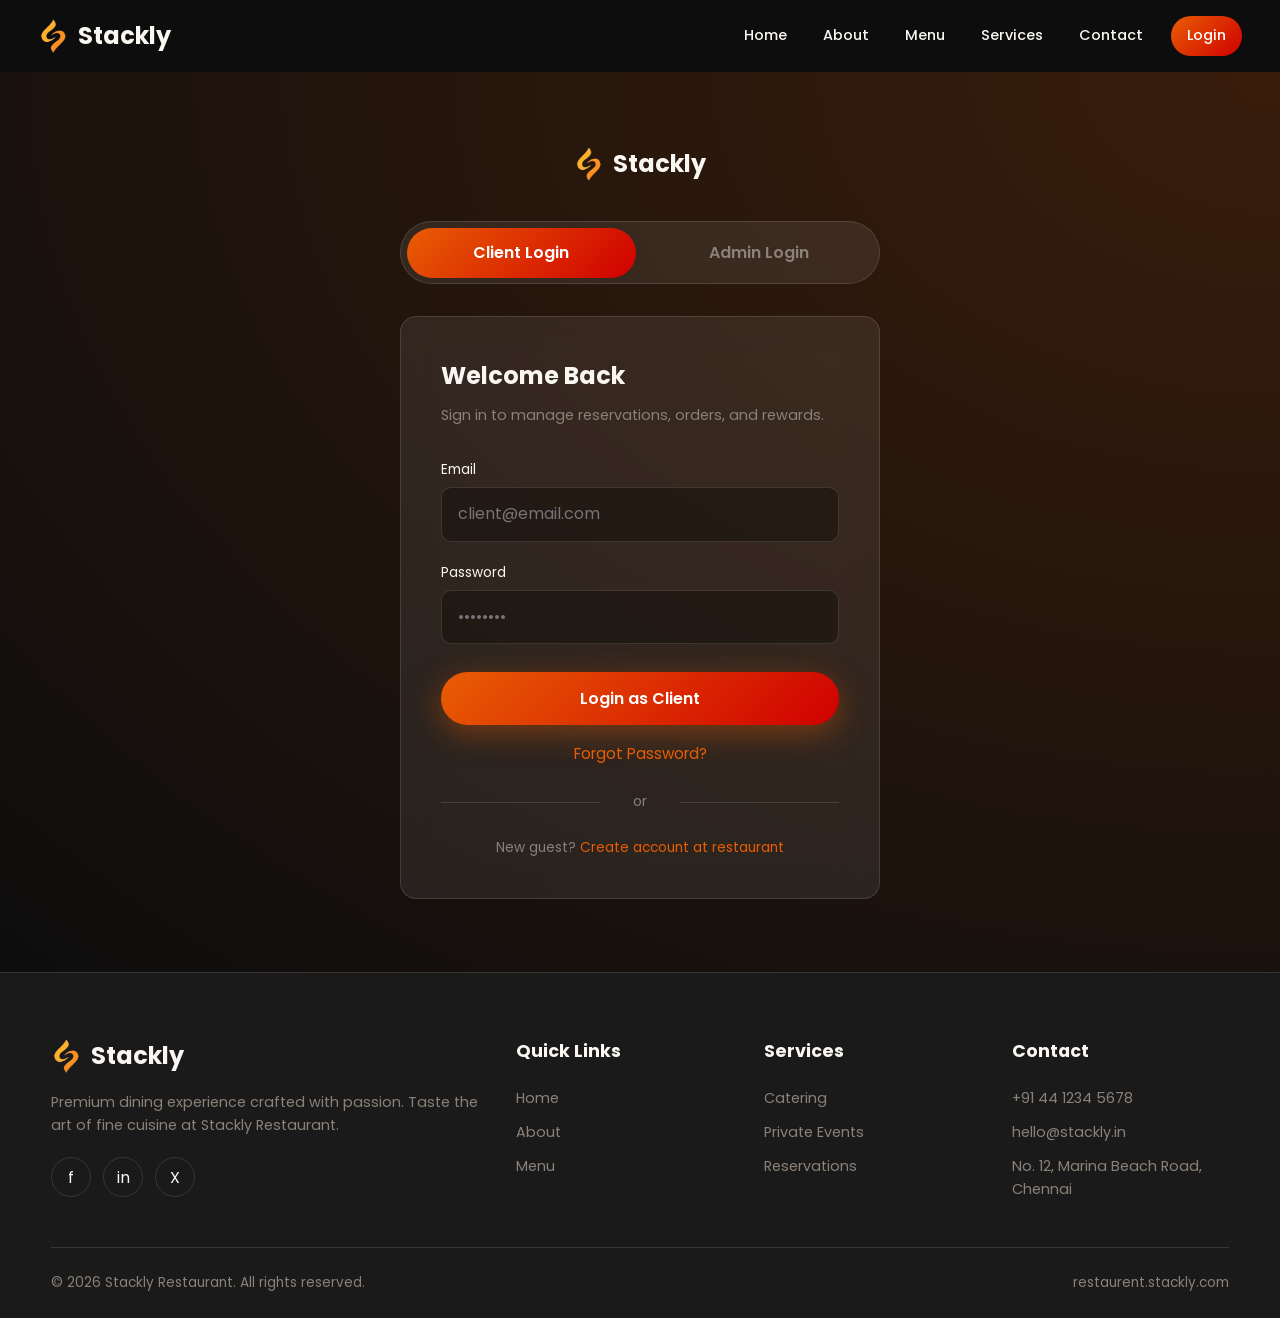
<file: login.html>
<!DOCTYPE html>
<html lang="en">
<head>
  <meta charset="UTF-8">
  <meta name="viewport" content="width=device-width, initial-scale=1.0">
  <title>Stackly Restaurant</title>
  <link rel="stylesheet" href="css/style.css">
</head>
<body>
  <header class="site-header" id="site-header"></header>
  <main>
    <section class="login-page section" id="section-login">
      <div class="login-container reveal">
        <div style="text-align:center;margin-bottom:2rem">
          <a href="index.html" class="logo" style="justify-content:center;display:inline-flex;align-items:center"><img src="images/logo.webp" alt="Stackly logo"><span>Stackly</span></a>
        </div>
        <div class="login-tabs">
          <button class="login-tab active" data-panel="client-panel">Client Login</button>
          <button class="login-tab" data-panel="admin-panel">Admin Login</button>
        </div>
        <div class="login-panel active" id="client-panel">
          <div class="login-card">
            <h2>Welcome Back</h2>
            <p class="subtitle">Sign in to manage reservations, orders, and rewards.</p>
            <form class="login-form" id="client-login-form">
              <div class="form-group"><label>Email</label><input type="email" required placeholder="client@email.com" ></div>
              <div class="form-group"><label>Password</label><input type="password" required placeholder="••••••••" ></div>
              <button type="submit" class="btn btn-primary">Login as Client</button>
            </form>
            <div style="margin-top:1rem;text-align:center">
              <a href="404.html" style="color:var(--primary);font-size:0.95rem">Forgot Password?</a>
            </div>
            <div class="login-divider">or</div>
            <p style="text-align:center;color:var(--muted);font-size:0.85rem">New guest? <a href="sign-in.html" style="color:var(--primary)">Create account at restaurant</a></p>
          </div>
        </div>
        <div class="login-panel" id="admin-panel">
          <div class="login-card">
            <h2>Admin Portal</h2>
            <p class="subtitle">Staff access for restaurant management and analytics.</p>
            <form class="login-form" id="admin-login-form">
              <div class="form-group"><label>Admin ID</label><input type="text" required placeholder="admin@stackly.com" ></div>
              <div class="form-group"><label>Password</label><input type="password" required placeholder="••••••••" ></div>
              <button type="submit" class="btn btn-primary">Login as Admin</button>
            </form>
            <div style="margin-top:1rem;text-align:center">
              <a href="404.html" style="color:var(--primary);font-size:0.95rem">Forgot Password?</a>
            </div>
          </div>
        </div>
      </div>
    </section>
    
    
  </main>
  <footer class="site-footer" id="site-footer"></footer>
  <script src="js/components.js"></script>
  <script src="js/main.js"></script>
  <script src="js/login.js"></script>
</body>
</html>
</file>
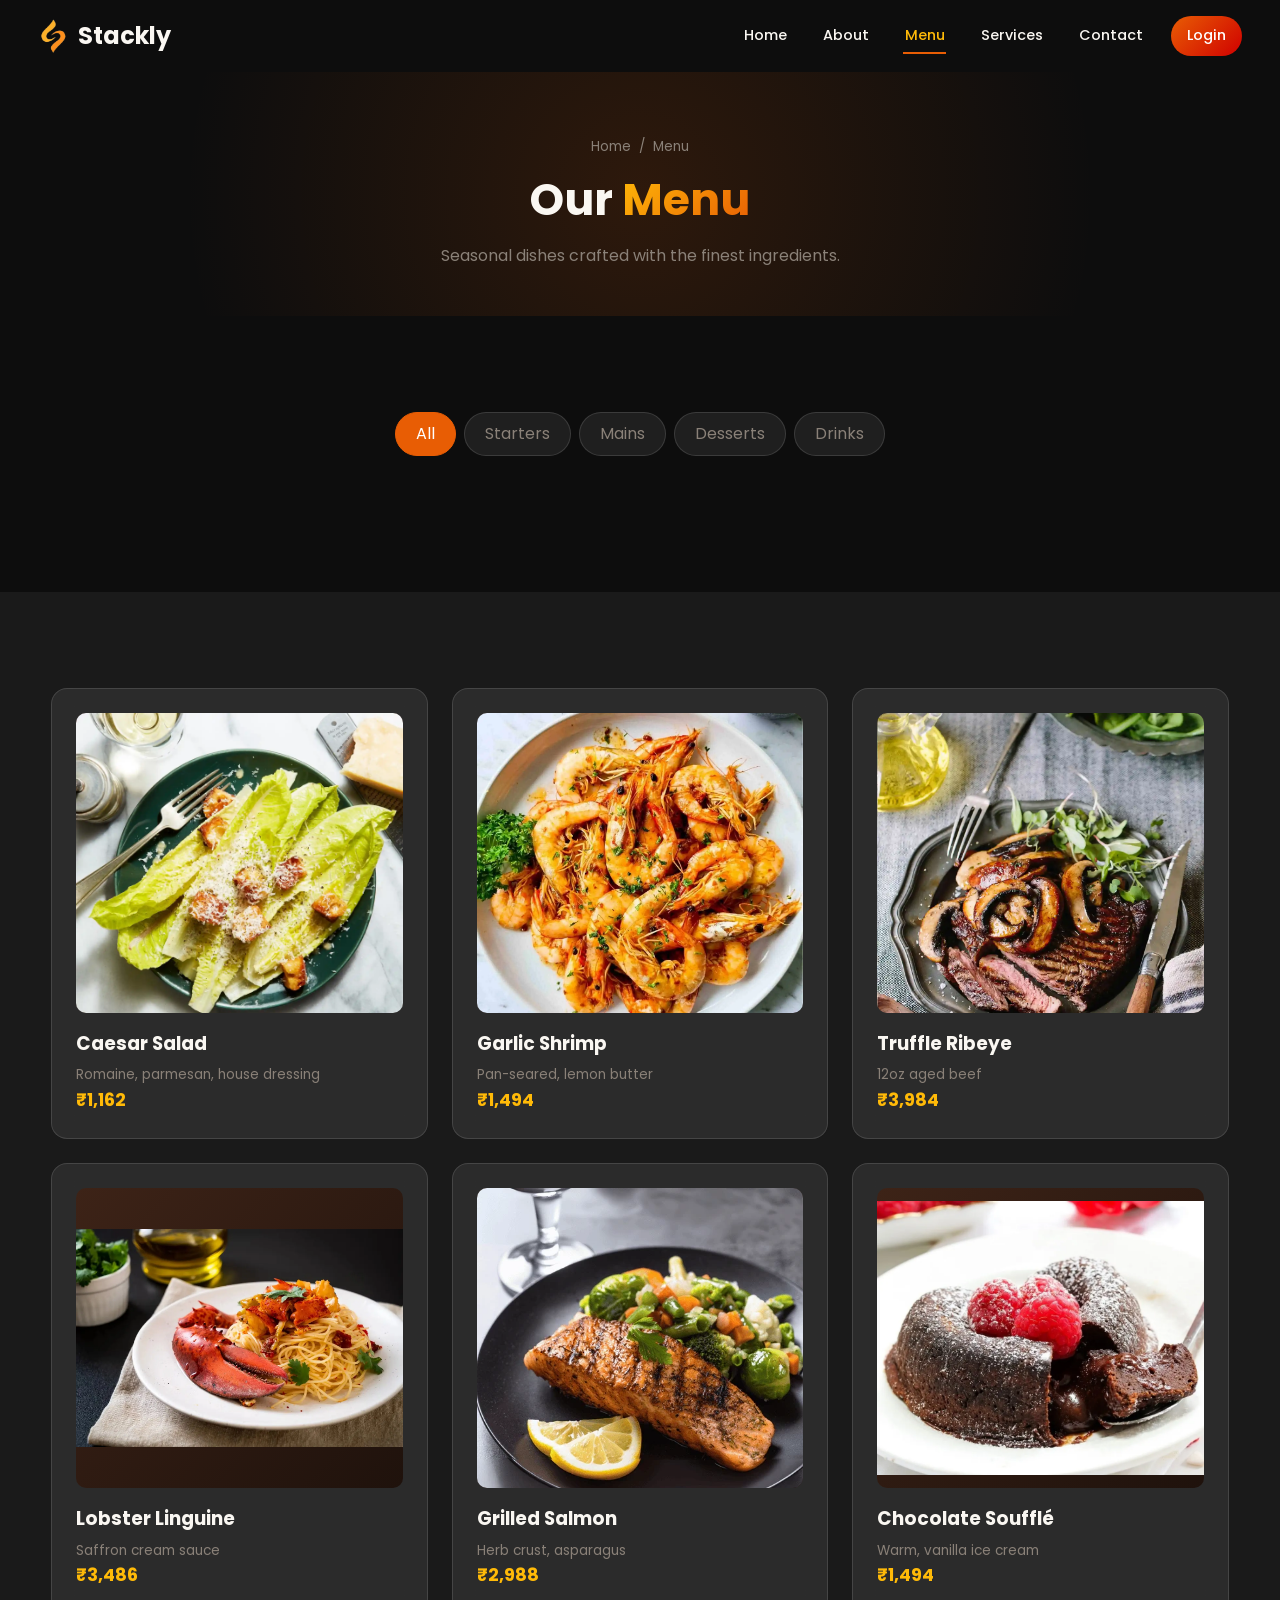
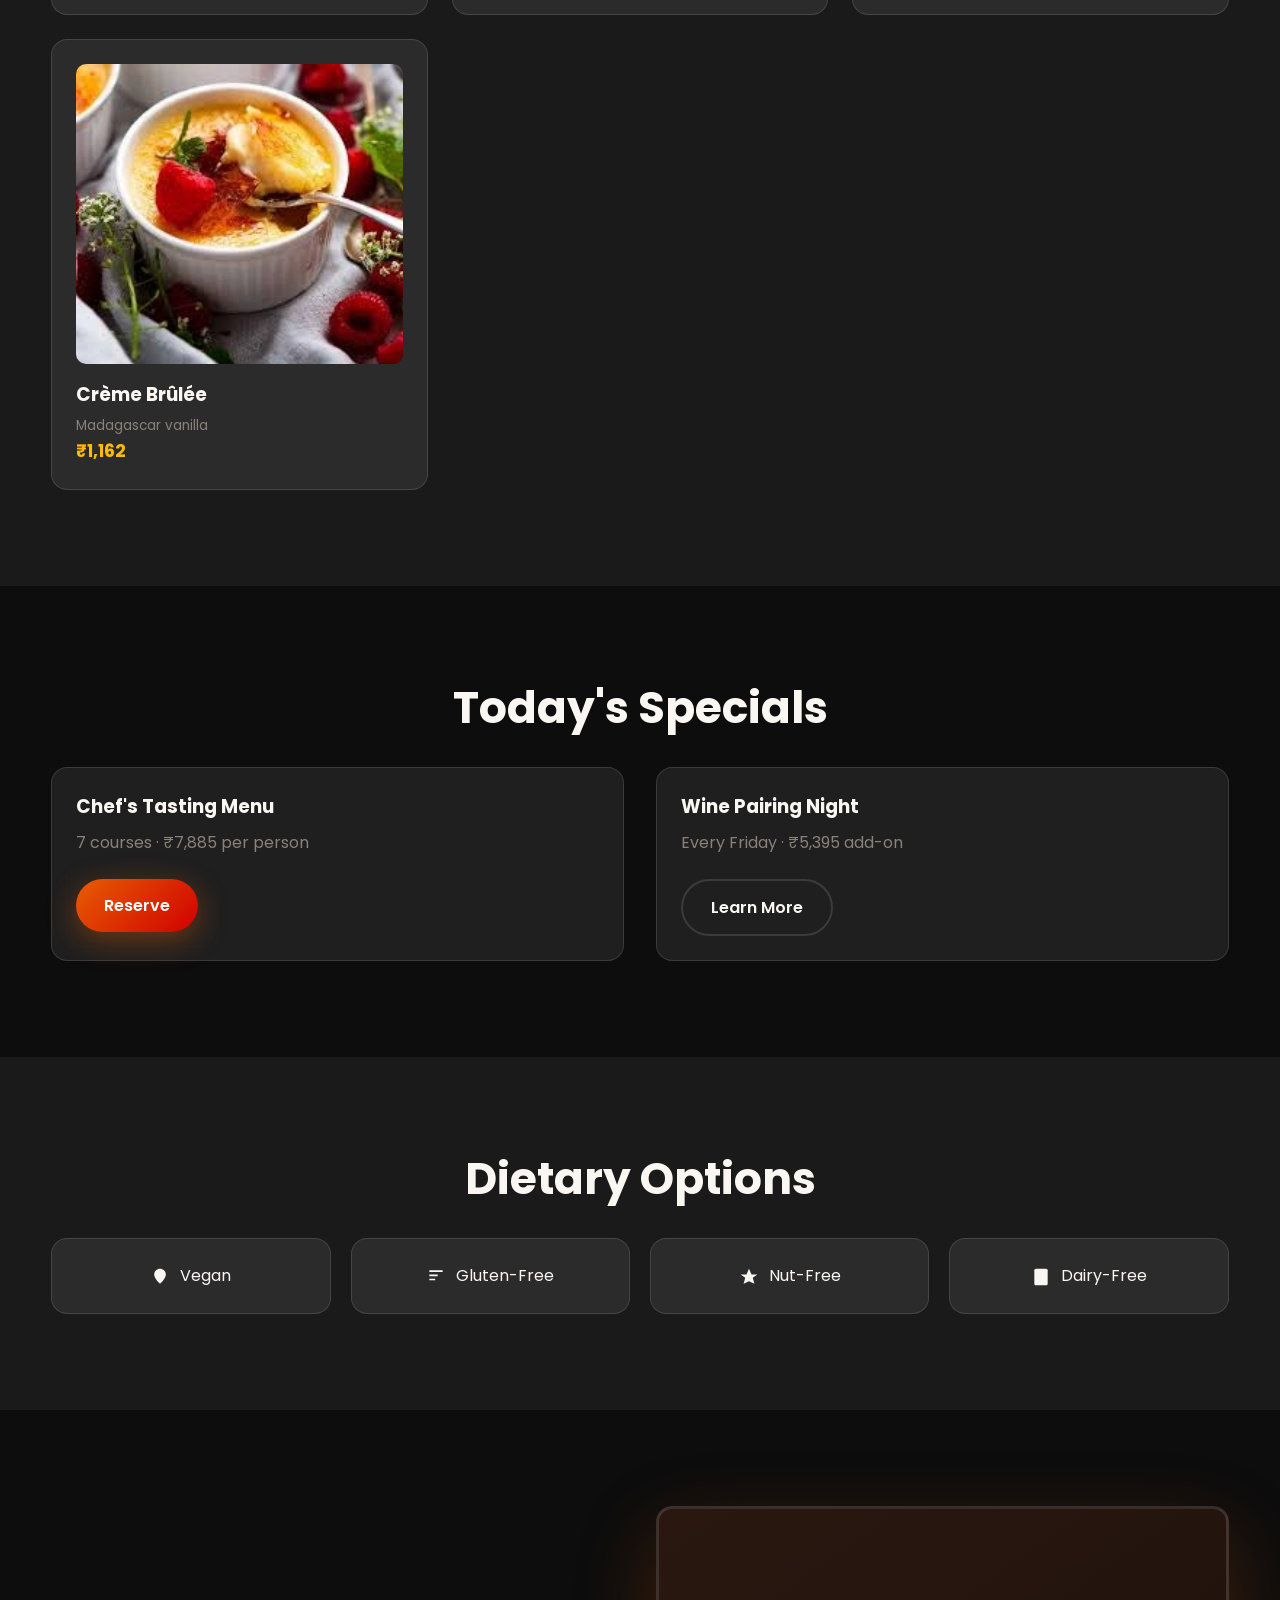
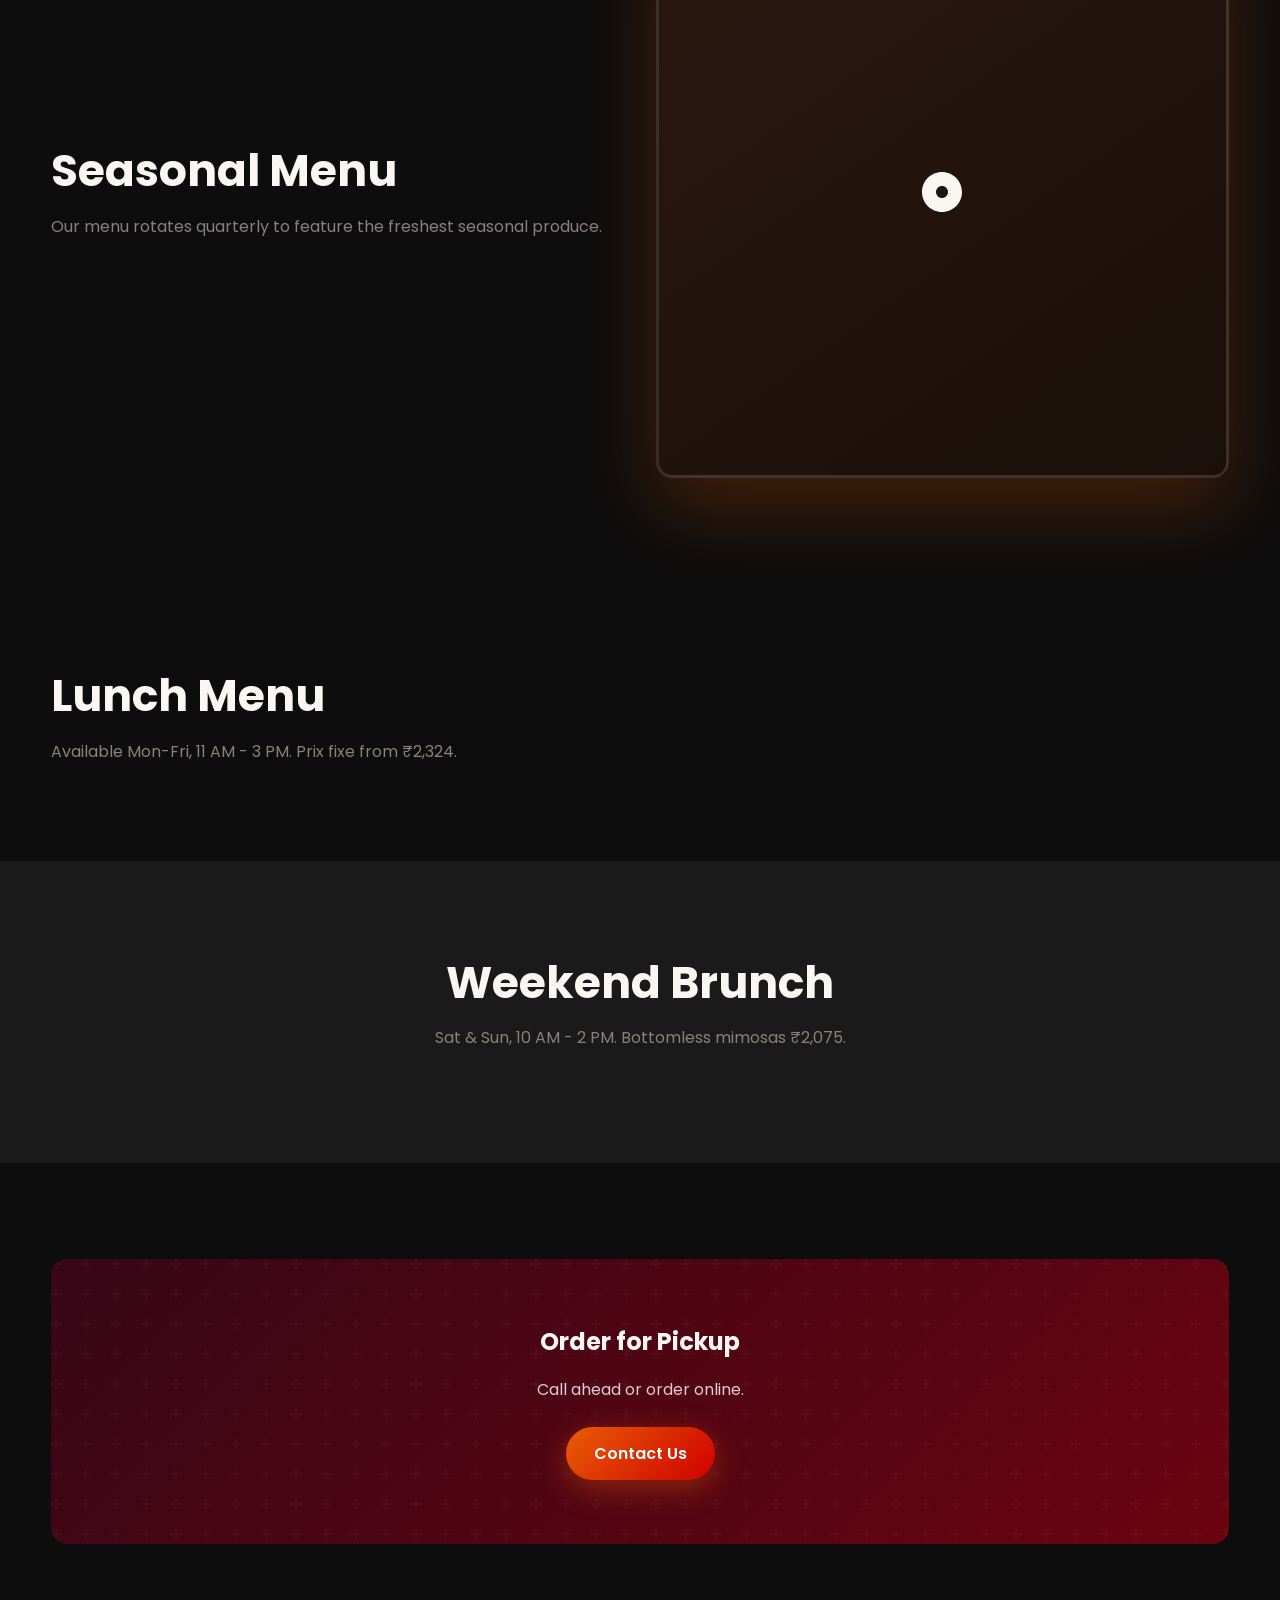
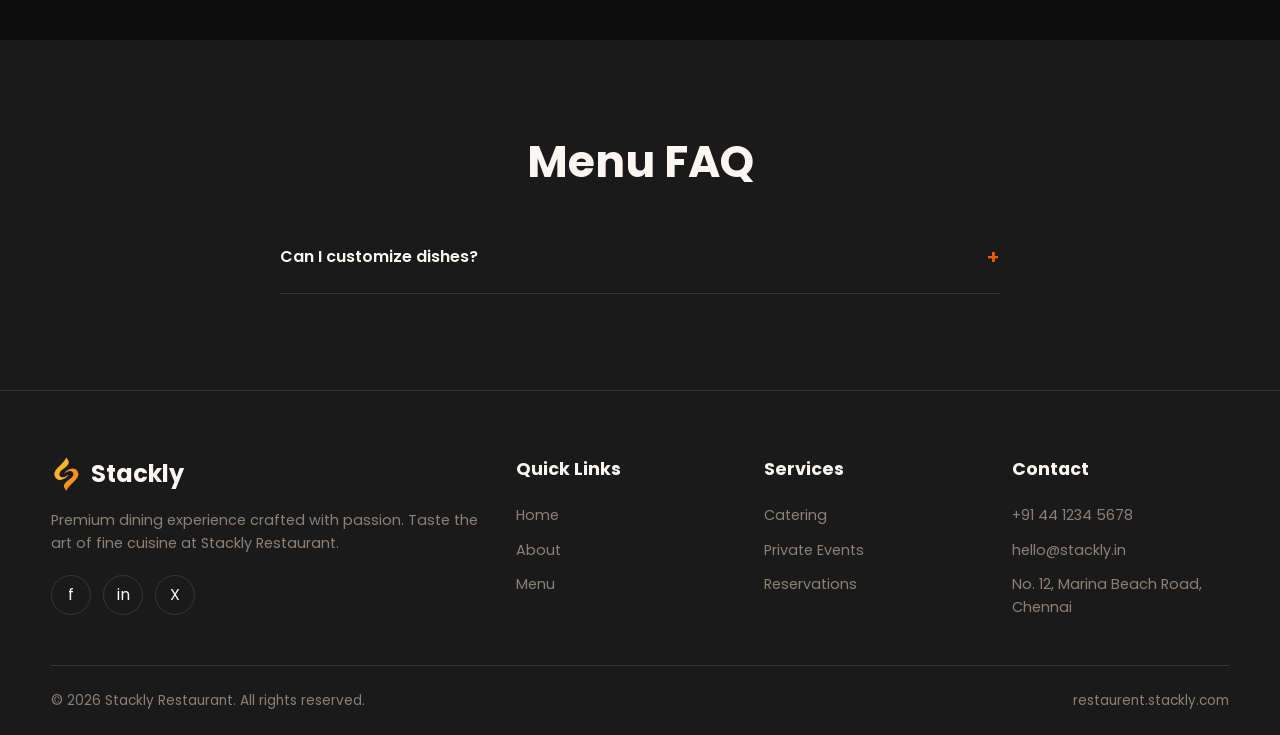
<file: menu.html>
<!DOCTYPE html>
<html lang="en">
<head>
  <meta charset="UTF-8">
  <meta name="viewport" content="width=device-width, initial-scale=1.0">
  <title>Stackly Restaurant</title>
  <link rel="stylesheet" href="css/style.css">
</head>
<body>
  <header class="site-header" id="site-header"></header>
  <main>
    <section class="page-hero section" id="section-hero"><div class="container reveal"><nav class="breadcrumb"><a href="index.html">Home</a> / <span>Menu</span></nav><h1 class="section-title">Our <span class="text-gradient">Menu</span></h1><p class="section-desc" style="margin:0 auto">Seasonal dishes crafted with the finest ingredients.</p></div></section>
    <section class="section" id="section-filter"><div class="container"><div class="menu-filter reveal"><button class="filter-btn active" data-filter="all">All</button><button class="filter-btn" data-filter="starters">Starters</button><button class="filter-btn" data-filter="mains">Mains</button><button class="filter-btn" data-filter="desserts">Desserts</button><button class="filter-btn" data-filter="drinks">Drinks</button></div></div></section>
    <section class="section alt-bg" id="section-items"><div class="container"><div class="grid-3" id="menu-grid">
      <article class="card dish-card menu-item" data-category="starters"><div class="dish-img"><img src="images/caesar.webp" alt="Caesar Salad"></div><h3>Caesar Salad</h3><p style="color:var(--muted);font-size:0.85rem">Romaine, parmesan, house dressing</p><span class="price">₹1,162</span></article>
      <article class="card dish-card menu-item" data-category="starters"><div class="dish-img"><img src="images/garlic shrimp.webp" alt="Garlic Shrimp"></div><h3>Garlic Shrimp</h3><p style="color:var(--muted);font-size:0.85rem">Pan-seared, lemon butter</p><span class="price">₹1,494</span></article>
      <article class="card dish-card menu-item" data-category="mains"><div class="dish-img"><img src="images/truffle ribey.webp" alt="Truffle Ribeye"></div><h3>Truffle Ribeye</h3><p style="color:var(--muted);font-size:0.85rem">12oz aged beef</p><span class="price">₹3,984</span></article>
      <article class="card dish-card menu-item" data-category="mains"><div class="dish-img"><img src="images/Lobster linguine_.webp" alt="Lobster Linguine"></div><h3>Lobster Linguine</h3><p style="color:var(--muted);font-size:0.85rem">Saffron cream sauce</p><span class="price">₹3,486</span></article>
      <article class="card dish-card menu-item" data-category="mains"><div class="dish-img"><img src="images/grilled salmon.webp" alt="Grilled Salmon"></div><h3>Grilled Salmon</h3><p style="color:var(--muted);font-size:0.85rem">Herb crust, asparagus</p><span class="price">₹2,988</span></article>
      <article class="card dish-card menu-item" data-category="desserts"><div class="dish-img"><img src="images/Chocolate-souffle-SM.webp" alt="Chocolate Soufflé"></div><h3>Chocolate Soufflé</h3><p style="color:var(--muted);font-size:0.85rem">Warm, vanilla ice cream</p><span class="price">₹1,494</span></article>
      <article class="card dish-card menu-item" data-category="desserts"><div class="dish-img"><img src="images/creme brulee.webp" alt="Crème Brûlée"></div><h3>Crème Brûlée</h3><p style="color:var(--muted);font-size:0.85rem">Madagascar vanilla</p><span class="price">₹1,162</span></article>
      
    </div></div></section>
    <section class="section" id="section-specials"><div class="container reveal"><h2 class="section-title" style="text-align:center;margin-bottom:2rem">Today's Specials</h2><div class="grid-2"><div class="card glow-ring"><h3>Chef's Tasting Menu</h3><p style="color:var(--muted);margin:0.5rem 0">7 courses · ₹7,885 per person</p><a href="contact.html" class="btn btn-primary" style="margin-top:1rem">Reserve</a></div><div class="card glow-ring"><h3>Wine Pairing Night</h3><p style="color:var(--muted);margin:0.5rem 0">Every Friday · ₹5,395 add-on</p><a href="contact.html" class="btn btn-outline" style="margin-top:1rem">Learn More</a></div></div></div></section>
    <section class="section alt-bg" id="section-dietary"><div class="container reveal" style="text-align:center"><h2 class="section-title">Dietary Options</h2><div class="grid-4 stagger-children" style="margin-top:2rem"><div class="card"><svg width="20" height="20" viewBox="0 0 24 24" fill="currentColor" style="vertical-align:middle;margin-right:6px"><path d="M12 2C8.13 2 5 5.13 5 9c0 5.25 7 11 7 11s7-5.75 7-11c0-3.87-3.13-7-7-7z"/></svg> Vegan</div><div class="card"><svg width="20" height="20" viewBox="0 0 24 24" fill="currentColor" style="vertical-align:middle;margin-right:6px"><path d="M4 4h16v2H4zM4 9h10v2H4zM4 14h7v2H4z"/></svg> Gluten-Free</div><div class="card"><svg width="20" height="20" viewBox="0 0 24 24" fill="currentColor" style="vertical-align:middle;margin-right:6px"><path d="M12 2l3 7h7l-5.5 4 2 7L12 17l-6.5 3 2-7L2 9h7z"/></svg> Nut-Free</div><div class="card"><svg width="20" height="20" viewBox="0 0 24 24" fill="currentColor" style="vertical-align:middle;margin-right:6px"><path d="M6 2h12c1.1 0 2 .9 2 2v16c0 1.1-.9 2-2 2H6c-1.1 0-2-.9-2-2V4c0-1.1.9-2 2-2z"/></svg> Dairy-Free</div></div></div></section>
    <section class="section" id="section-seasonal"><div class="container grid-2 reveal" style="align-items:center"><div><h2 class="section-title">Seasonal Menu</h2><p class="section-desc">Our menu rotates quarterly to feature the freshest seasonal produce.</p></div><div class="hero-plate" style="font-size:4rem;border-radius:var(--radius)"><svg width="48" height="48" viewBox="0 0 24 24" fill="currentColor"><path d="M12 2C6.48 2 2 6.48 2 12s4.48 10 10 10 10-4.48 10-10S17.52 2 12 2zM9 12c0-1.66 1.34-3 3-3s3 1.34 3 3-1.34 3-3 3-3-1.34-3-3z"/></svg></div></div></section>
    
    <section class="section" id="section-lunch"><div class="container reveal"><h2 class="section-title">Lunch Menu</h2><p class="section-desc">Available Mon-Fri, 11 AM - 3 PM. Prix fixe from ₹2,324.</p></div></section>
    <section class="section alt-bg" id="section-brunch"><div class="container reveal" style="text-align:center"><h2 class="section-title">Weekend Brunch</h2><p class="section-desc" style="margin:1rem auto">Sat & Sun, 10 AM - 2 PM. Bottomless mimosas ₹2,075.</p></div></section>
   
    <section class="section" id="section-cta"><div class="container reveal"><div class="cta-banner"><h2>Order for Pickup</h2><p style="margin:1rem 0 1.5rem;color:rgba(255,255,255,0.8)">Call ahead or order online.</p><a href="contact.html" class="btn btn-primary">Contact Us</a></div></div></section>
    <section class="section alt-bg" id="section-faq"><div class="container reveal" style="max-width:720px;margin-inline:auto"><h2 class="section-title" style="text-align:center;margin-bottom:2rem">Menu FAQ</h2><div class="faq-item"><button class="faq-question">Can I customize dishes? <span class="icon">+</span></button><div class="faq-answer"><p>Absolutely. Inform your server of any preferences or allergies.</p></div></div></div></section>
  </main>
  <footer class="site-footer" id="site-footer"></footer>
  <script src="js/components.js"></script>
  <script src="js/main.js"></script>
</body>
</html>
</file>
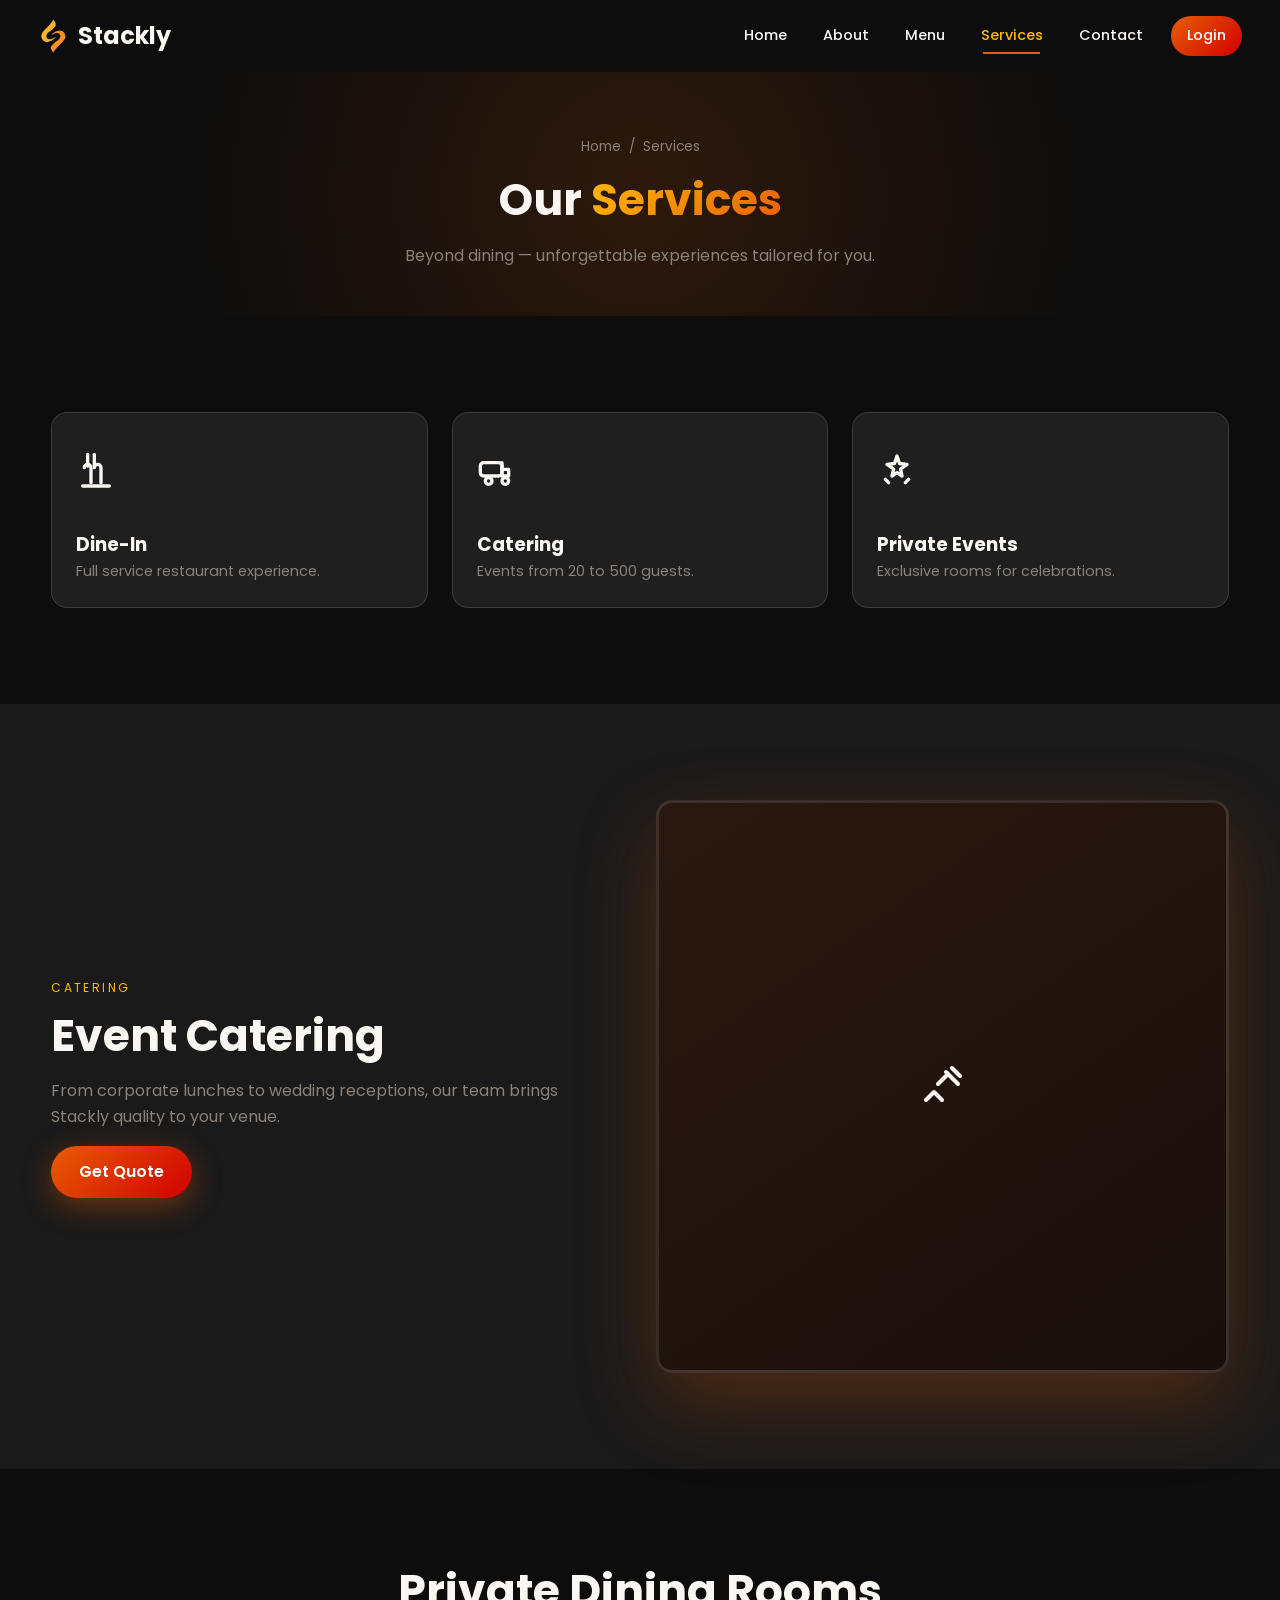
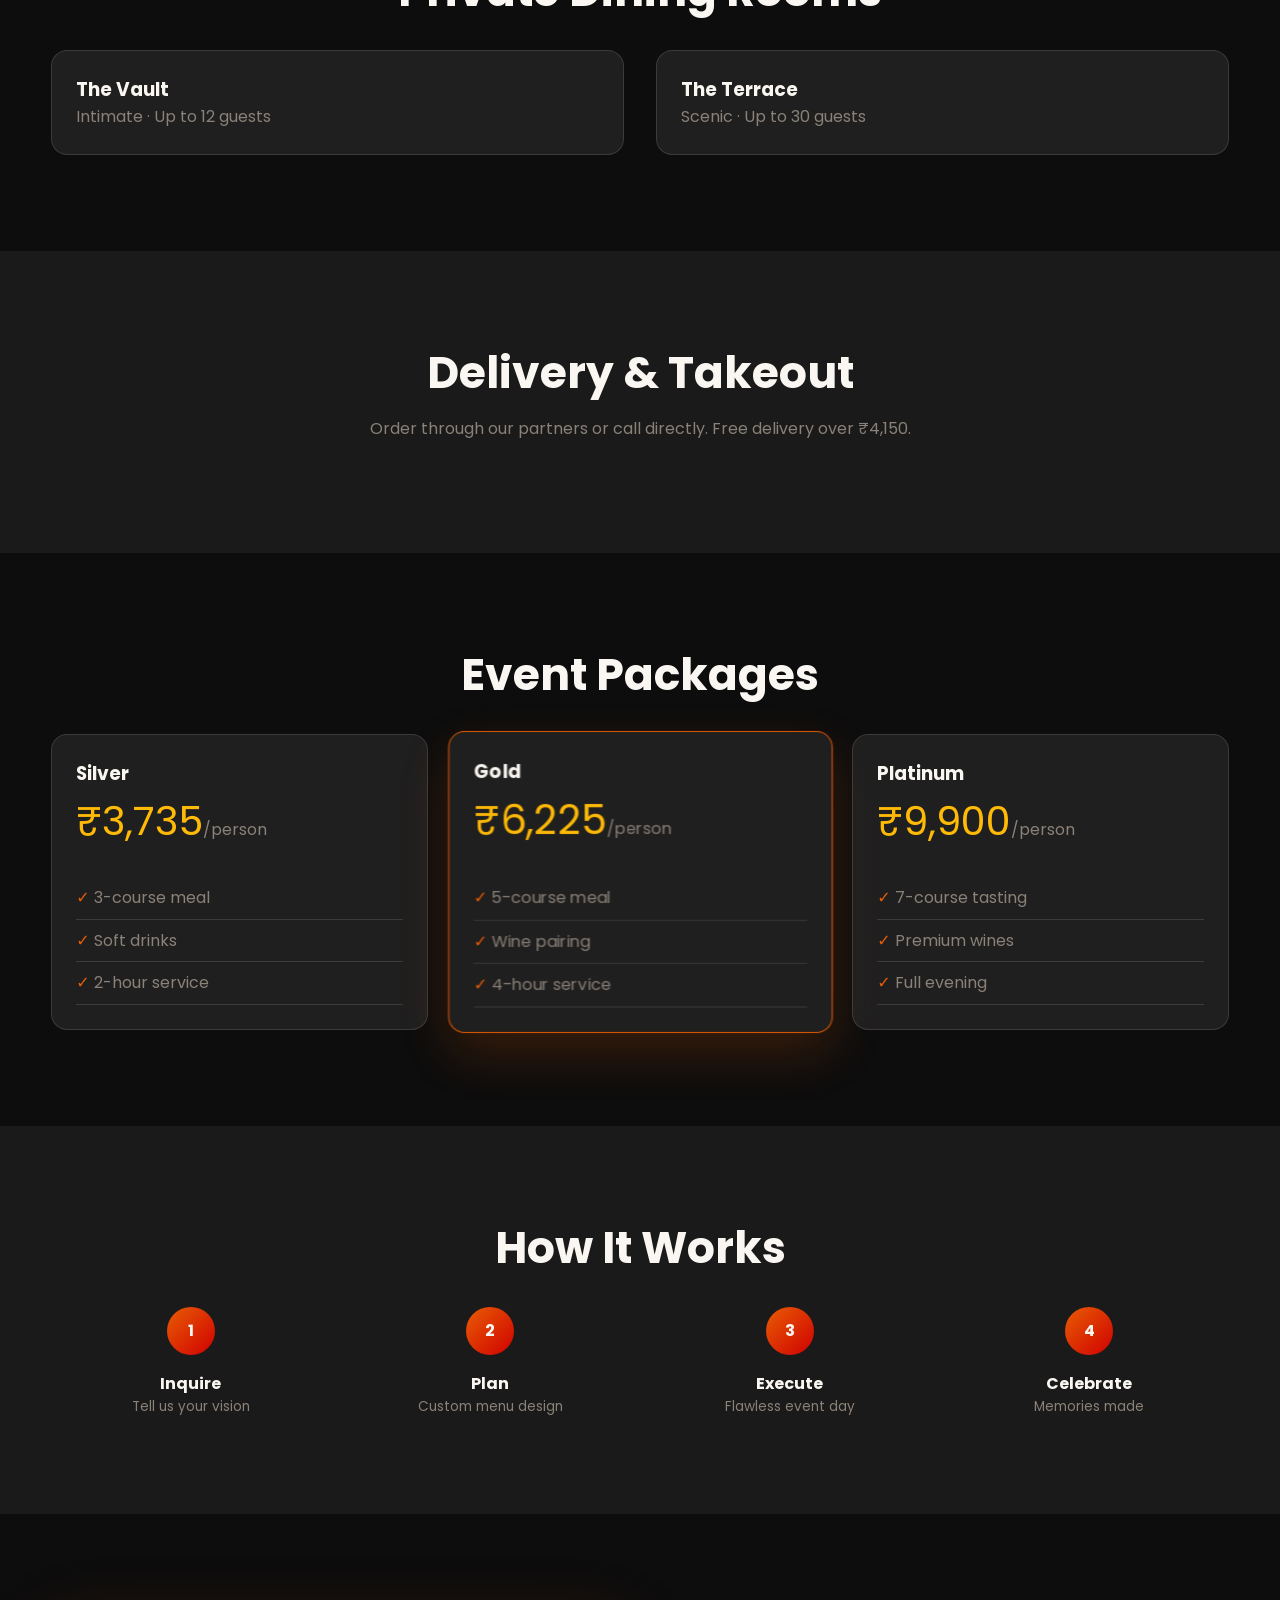
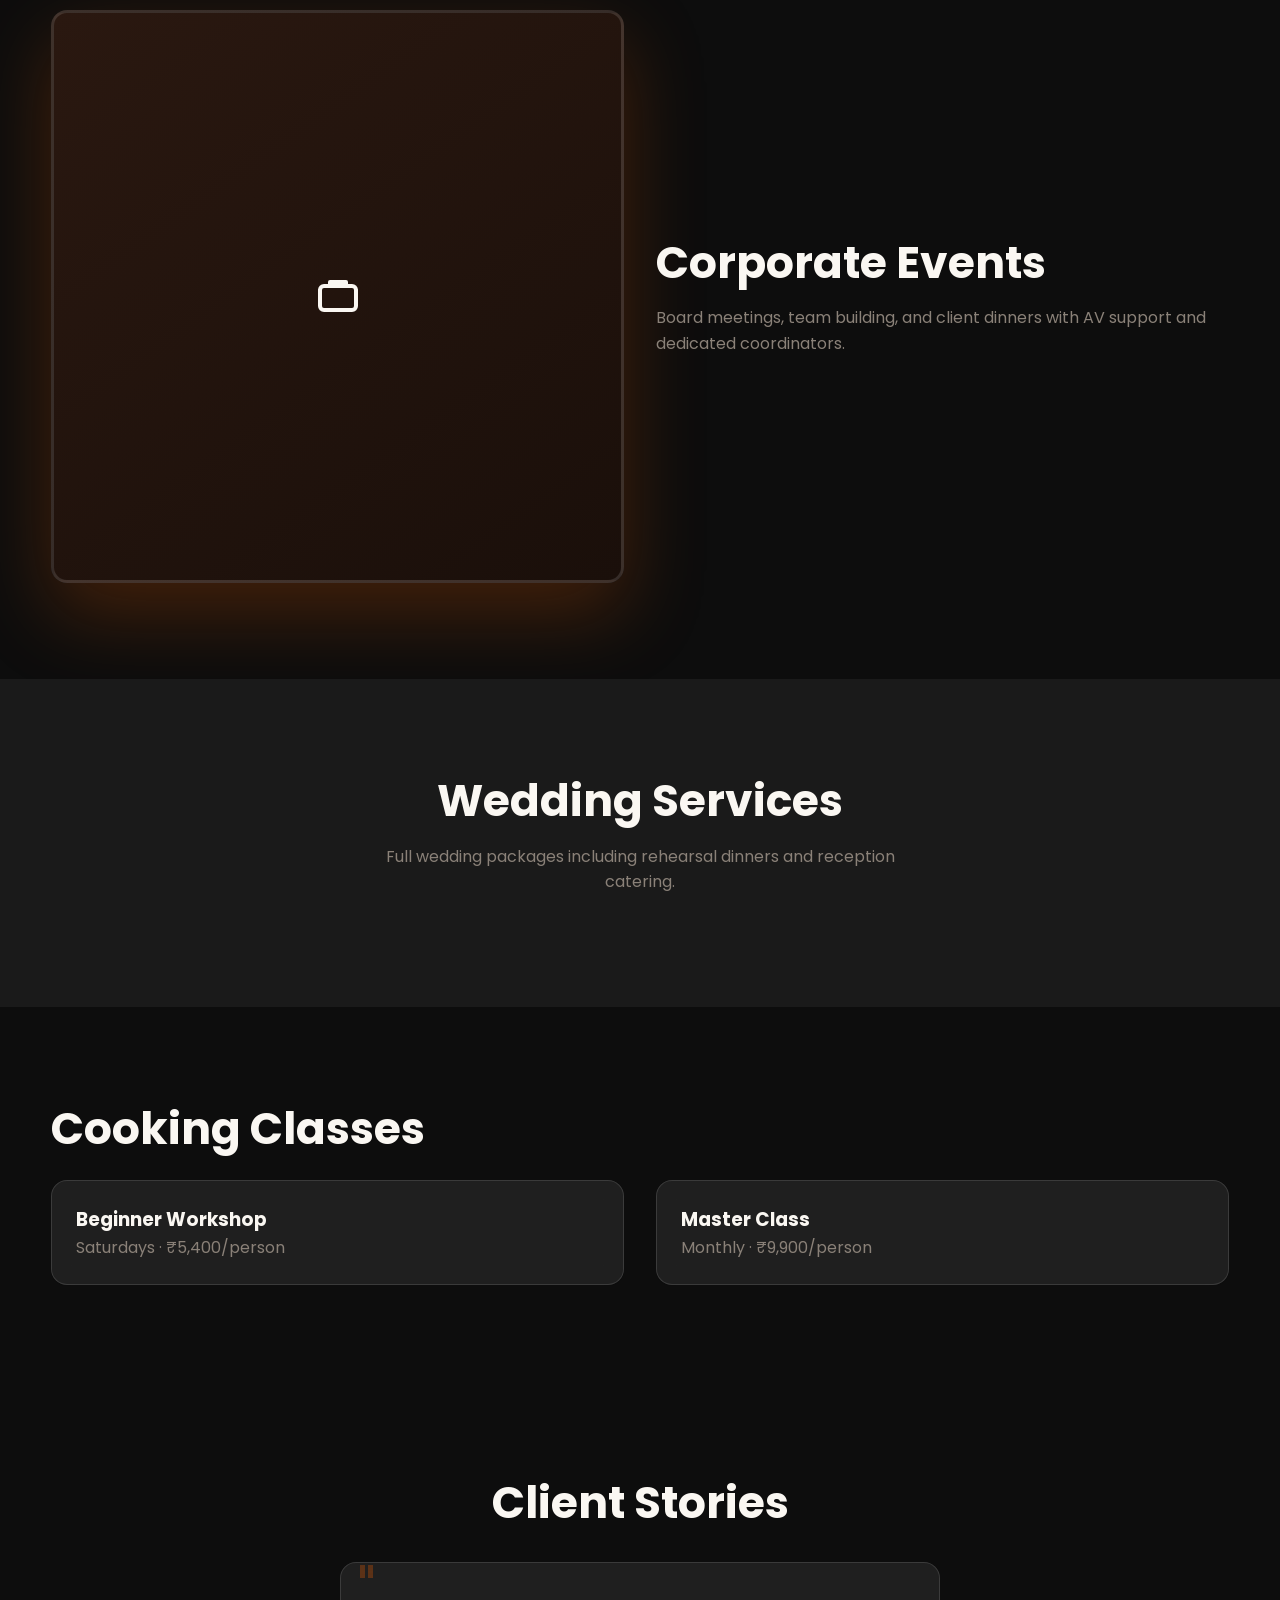
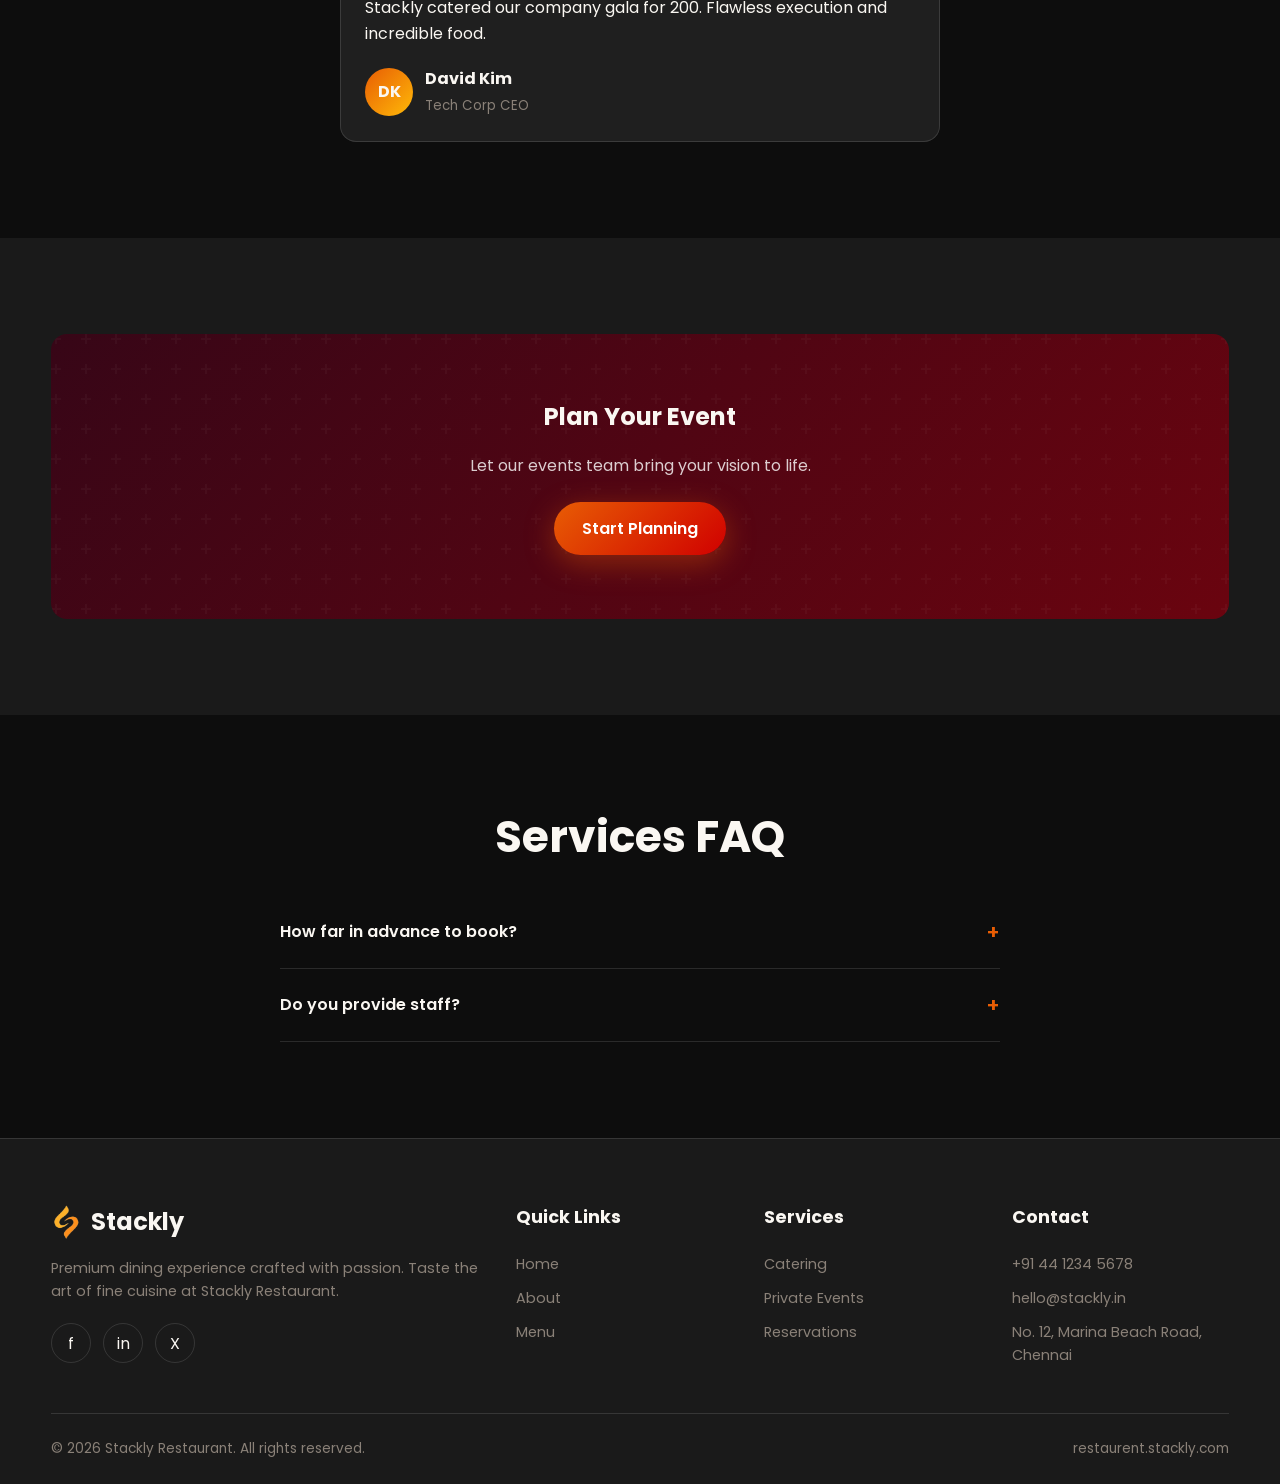
<file: services.html>
<!DOCTYPE html>
<html lang="en">
<head>
  <meta charset="UTF-8">
  <meta name="viewport" content="width=device-width, initial-scale=1.0">
  <title>Stackly Restaurant</title>
  <link rel="stylesheet" href="css/style.css">
</head>
<body>
  <header class="site-header" id="site-header"></header>
  <main>
    <section class="page-hero section" id="section-hero"><div class="container reveal"><nav class="breadcrumb"><a href="index.html">Home</a> / <span>Services</span></nav><h1 class="section-title">Our <span class="text-gradient">Services</span></h1><p class="section-desc" style="margin:0 auto">Beyond dining — unforgettable experiences tailored for you.</p></div></section>
    <section class="section" id="section-overview"><div class="container grid-3 stagger-children reveal"><div class="card"><div class="service-icon-lg"><svg width="40" height="40" viewBox="0 0 24 24" fill="none" stroke="currentColor" stroke-width="2" stroke-linecap="round" stroke-linejoin="round"><path d="M7 2v7"/><path d="M11 2v7"/><path d="M4 21h16"/><path d="M5 10c0-1.1.9-2 2-2s2 .9 2 2v9"/><path d="M11 10c0-1.1.9-2 2-2s2 .9 2 2v9"/></svg></div><h3>Dine-In</h3><p style="color:var(--muted);font-size:0.9rem">Full service restaurant experience.</p></div><div class="card"><div class="service-icon-lg"><svg width="40" height="40" viewBox="0 0 24 24" fill="none" stroke="currentColor" stroke-width="2" stroke-linecap="round" stroke-linejoin="round"><rect x="2" y="7" width="13" height="8" rx="2"/><path d="M15 15h4v-4h-4z"/><circle cx="7" cy="18" r="2"/><circle cx="17" cy="18" r="2"/><path d="M15 11V7"/></svg></div><h3>Catering</h3><p style="color:var(--muted);font-size:0.9rem">Events from 20 to 500 guests.</p></div><div class="card"><div class="service-icon-lg"><svg width="40" height="40" viewBox="0 0 24 24" fill="none" stroke="currentColor" stroke-width="2" stroke-linecap="round" stroke-linejoin="round"><path d="M12 3l1.5 4.5L18 8l-3.8 2.8L15 15l-3-2-3 2 1-4.2L6 8l4.5-.5L12 3z"/><path d="M5 17l2 2m12-2l-2 2"/></svg></div><h3>Private Events</h3><p style="color:var(--muted);font-size:0.9rem">Exclusive rooms for celebrations.</p></div></div></section>
    <section class="section alt-bg" id="section-catering"><div class="container grid-2 reveal" style="align-items:center"><div><span class="section-label">Catering</span><h2 class="section-title">Event Catering</h2><p class="section-desc">From corporate lunches to wedding receptions, our team brings Stackly quality to your venue.</p><a href="contact.html" class="btn btn-primary" style="margin-top:1rem">Get Quote</a></div><div class="hero-plate" style="font-size:4rem;border-radius:var(--radius)"><svg width="48" height="48" viewBox="0 0 24 24" fill="none" stroke="currentColor" stroke-width="2" stroke-linecap="round" stroke-linejoin="round"><path d="M4 19l4-4 4 4"/><path d="M14 5l6 6"/><path d="M17 3l4 4"/><path d="M10 11l4-4"/></svg></div></div></section>
    <section class="section" id="section-private"><div class="container reveal"><h2 class="section-title" style="text-align:center;margin-bottom:2rem">Private Dining Rooms</h2><div class="grid-2"><div class="card"><h3>The Vault</h3><p style="color:var(--muted)">Intimate · Up to 12 guests</p></div><div class="card"><h3>The Terrace</h3><p style="color:var(--muted)">Scenic · Up to 30 guests</p></div></div></div></section>
    <section class="section alt-bg" id="section-delivery"><div class="container reveal" style="text-align:center"><h2 class="section-title">Delivery & Takeout</h2><p class="section-desc" style="margin:1rem auto">Order through our partners or call directly. Free delivery over ₹4,150.</p></div></section>
    <section class="section" id="section-pricing"><div class="container"><h2 class="section-title reveal" style="text-align:center;margin-bottom:2rem">Event Packages</h2><div class="grid-3 stagger-children"><div class="card pricing-card"><h3>Silver</h3><div class="plan-price">₹3,735<span>/person</span></div><ul class="pricing-features" style="margin-top:1.5rem"><li>3-course meal</li><li>Soft drinks</li><li>2-hour service</li></ul></div><div class="card pricing-card featured"><h3>Gold</h3><div class="plan-price">₹6,225<span>/person</span></div><ul class="pricing-features" style="margin-top:1.5rem"><li>5-course meal</li><li>Wine pairing</li><li>4-hour service</li></ul></div><div class="card pricing-card"><h3>Platinum</h3><div class="plan-price">₹9,900<span>/person</span></div><ul class="pricing-features" style="margin-top:1.5rem"><li>7-course tasting</li><li>Premium wines</li><li>Full evening</li></ul></div></div></div></section>
    <section class="section alt-bg" id="section-process"><div class="container"><h2 class="section-title reveal" style="text-align:center;margin-bottom:2rem">How It Works</h2><div class="grid-4 stagger-children"><div class="process-step"><div class="step-num">1</div><h4>Inquire</h4><p style="color:var(--muted);font-size:0.85rem">Tell us your vision</p></div><div class="process-step"><div class="step-num">2</div><h4>Plan</h4><p style="color:var(--muted);font-size:0.85rem">Custom menu design</p></div><div class="process-step"><div class="step-num">3</div><h4>Execute</h4><p style="color:var(--muted);font-size:0.85rem">Flawless event day</p></div><div class="process-step"><div class="step-num">4</div><h4>Celebrate</h4><p style="color:var(--muted);font-size:0.85rem">Memories made</p></div></div></div></section>
    <section class="section" id="section-corporate"><div class="container grid-2 reveal" style="align-items:center"><div class="hero-plate" style="font-size:4rem;border-radius:var(--radius)"><svg width="48" height="48" viewBox="0 0 24 24" fill="none" stroke="currentColor" stroke-width="2" stroke-linecap="round" stroke-linejoin="round"><rect x="3" y="7" width="18" height="12" rx="2"/><path d="M8 7V5h8v2"/></svg></div><div><h2 class="section-title">Corporate Events</h2><p class="section-desc">Board meetings, team building, and client dinners with AV support and dedicated coordinators.</p></div></div></section>
    <section class="section alt-bg" id="section-wedding"><div class="container reveal" style="text-align:center"><h2 class="section-title">Wedding Services</h2><p class="section-desc" style="margin:1rem auto">Full wedding packages including rehearsal dinners and reception catering.</p></div></section>
    <section class="section" id="section-classes"><div class="container reveal"><h2 class="section-title">Cooking Classes</h2><div class="grid-2" style="margin-top:1.5rem"><div class="card"><h3>Beginner Workshop</h3><p style="color:var(--muted)">Saturdays · ₹5,400/person</p></div><div class="card"><h3>Master Class</h3><p style="color:var(--muted)">Monthly · ₹9,900/person</p></div></div></div></section>
    <section class="section" id="section-testimonials"><div class="container reveal"><h2 class="section-title" style="text-align:center;margin-bottom:2rem">Client Stories</h2><div class="card testimonial-card" style="max-width:600px;margin:0 auto"><span class="quote-mark">"</span><p>Stackly catered our company gala for 200. Flawless execution and incredible food.</p><div class="testimonial-author"><div class="avatar">DK</div><div><strong>David Kim</strong><br><small style="color:var(--muted)">Tech Corp CEO</small></div></div></div></div></section>
    <section class="section alt-bg" id="section-cta"><div class="container reveal"><div class="cta-banner"><h2>Plan Your Event</h2><p style="margin:1rem 0 1.5rem;color:rgba(255,255,255,0.8)">Let our events team bring your vision to life.</p><a href="contact.html" class="btn btn-primary">Start Planning</a></div></div></section>
    <section class="section" id="section-faq"><div class="container reveal" style="max-width:720px;margin-inline:auto"><h2 class="section-title" style="text-align:center;margin-bottom:2rem">Services FAQ</h2><div class="faq-item"><button class="faq-question">How far in advance to book? <span class="icon">+</span></button><div class="faq-answer"><p>We recommend 4-6 weeks for events over 50 guests.</p></div></div><div class="faq-item"><button class="faq-question">Do you provide staff? <span class="icon">+</span></button><div class="faq-answer"><p>Yes, all packages include professional wait staff and chefs.</p></div></div></div></section>
  </main>
  <footer class="site-footer" id="site-footer"></footer>
  <script src="js/components.js"></script>
  <script src="js/main.js"></script>
</body>
</html>
</file>
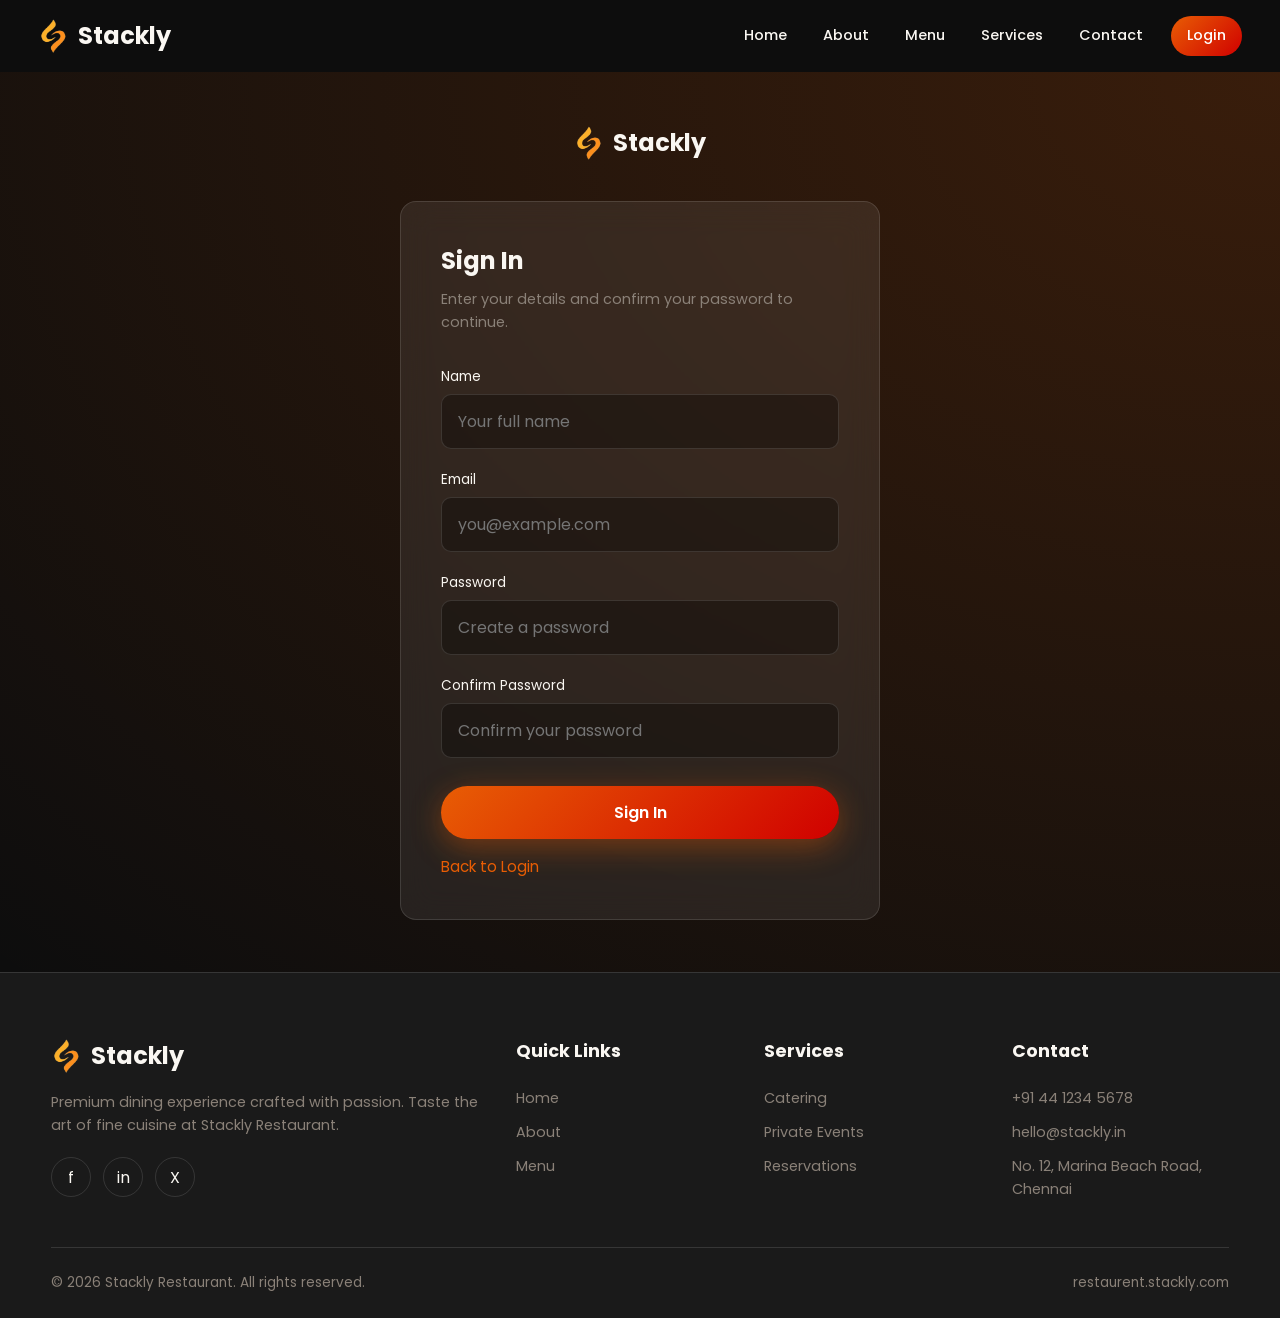
<file: sign-in.html>
<!DOCTYPE html>
<html lang="en">
<head>
  <meta charset="UTF-8">
  <meta name="viewport" content="width=device-width, initial-scale=1.0">
  <title>Stackly Restaurant</title>
  <link rel="stylesheet" href="css/style.css">
</head>
<body>
  <header class="site-header" id="site-header"></header>
  <main>
    <section class="login-page section" id="section-signin">
      <div class="login-container reveal">
        <div style="text-align:center;margin-bottom:2rem">
          <a href="index.html" class="logo" style="justify-content:center;display:inline-flex;align-items:center"><img src="images/logo.webp" alt="Stackly logo"><span>Stackly</span></a>
        </div>
        <div class="login-card" style="max-width:520px;margin-inline:auto;text-align:left">
          <h2>Sign In</h2>
          <p class="subtitle">Enter your details and confirm your password to continue.</p>
          <form class="login-form" id="signin-form">
            <div class="form-group"><label>Name</label><input type="text" name="name" required placeholder="Your full name"></div>
            <div class="form-group"><label>Email</label><input type="email" name="email" required placeholder="you@example.com"></div>
            <div class="form-group"><label>Password</label><input type="password" name="password" required placeholder="Create a password"></div>
            <div class="form-group"><label>Confirm Password</label><input type="password" name="confirmPassword" required placeholder="Confirm your password"></div>
            <button type="submit" class="btn btn-primary">Sign In</button>
          </form>
          <div style="margin-top:1rem;display:flex;justify-content:space-between;align-items:center;gap:1rem;flex-wrap:wrap">
           
            <a href="login.html" style="color:var(--primary);font-size:0.95rem">Back to Login</a>
          </div>
        </div>
      </div>
    </section>
  </main>
  <footer class="site-footer" id="site-footer"></footer>
  <script src="js/components.js"></script>
  <script src="js/main.js"></script>
  <script>
    document.addEventListener('DOMContentLoaded', () => {
      const form = document.getElementById('signin-form');
      if (!form) return;

      form.addEventListener('submit', (e) => {
        e.preventDefault();
        if (!form.checkValidity()) {
          form.reportValidity();
          return;
        }

        const password = form.querySelector('input[name="password"]').value;
        const confirmPassword = form.querySelector('input[name="confirmPassword"]').value;

        if (password !== confirmPassword) {
          alert('Passwords do not match. Please check both password fields.');
          return;
        }

        window.location.href = '404.html';
      });
    });
  </script>
</body>
</html>
</file>
<file: css/style.css>
@import url("variables.css");
@import url("base.css");
@import url("nav-footer.css");
@import url("animations.css");
@import url("loader.css");
@import url("pages.css");
@import url("dashboard.css");
@import url("responsive.css");
</file>
